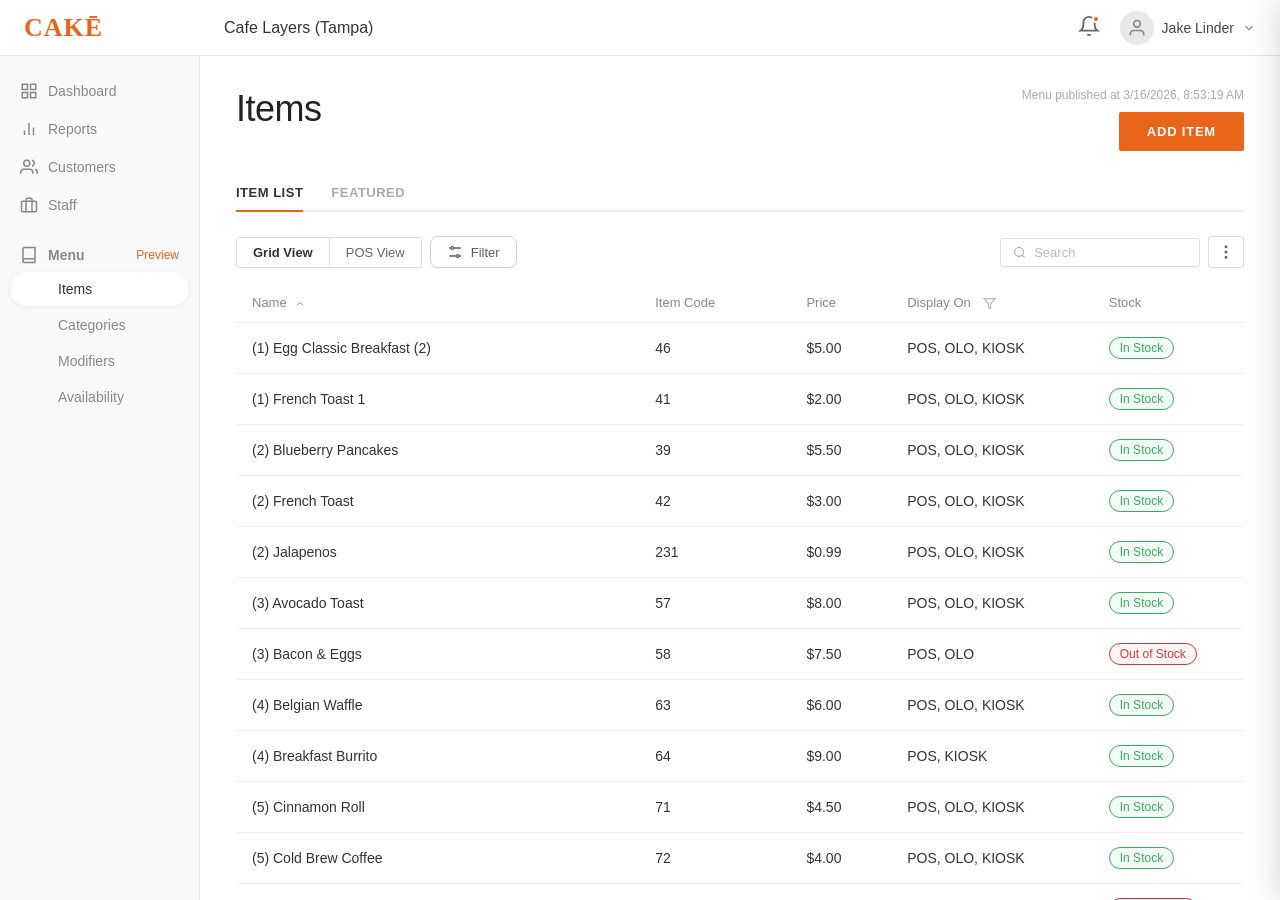
<file: index.html>
<!DOCTYPE html>
<html lang="en">
<head>
  <meta charset="UTF-8" />
  <meta name="viewport" content="width=device-width, initial-scale=1.0" />
  <title>CAKE — Enterprise Menu System</title>
  <link rel="stylesheet" href="styles.css" />
  <style>
    .flyout-help-text {
      font-size: 11px;
      color: #999;
      margin: 3px 0 0 0;
      line-height: 1.4;
    }
    .col-display-header {
      display: flex;
      align-items: center;
      gap: 5px;
    }
    .display-filter-wrap {
      position: relative;
      display: inline-flex;
    }
    .display-filter-btn {
      background: none;
      border: none;
      padding: 2px 3px;
      cursor: pointer;
      color: #bbb;
      border-radius: 3px;
      line-height: 1;
      transition: color 0.15s;
    }
    .display-filter-btn:hover,
    .display-filter-btn.active {
      color: #E8651A;
    }
    .display-filter-dropdown {
      display: none;
      position: absolute;
      top: calc(100% + 6px);
      left: 50%;
      transform: translateX(-50%);
      background: #fff;
      border: 1px solid #e0e0e0;
      border-radius: 6px;
      box-shadow: 0 4px 16px rgba(0,0,0,0.1);
      padding: 6px 4px;
      min-width: 130px;
      z-index: 200;
    }
    .display-filter-dropdown.open {
      display: block;
    }
    .display-filter-option {
      display: flex;
      align-items: center;
      gap: 7px;
      padding: 5px 10px;
      font-size: 11px;
      font-weight: 600;
      letter-spacing: .04em;
      color: #555;
      cursor: pointer;
      border-radius: 4px;
      white-space: nowrap;
    }
    .display-filter-option:hover {
      background: #fdf5f0;
      color: #E8651A;
    }
    .display-filter-option input {
      accent-color: #E8651A;
      cursor: pointer;
    }
  </style>
</head>
<body>

  <!-- ── HEADER ────────────────────────────────────────────────── -->
  <header class="topbar">
    <div class="topbar-logo">
      <span class="cake-logo">CAK<span class="cake-logo-e">Ē</span></span>
    </div>
    <div class="topbar-location">Cafe Layers (Tampa)</div>
    <div class="topbar-right">
      <div class="topbar-bell">
        <svg width="22" height="22" viewBox="0 0 24 24" fill="none" stroke="#666" stroke-width="2"><path d="M18 8A6 6 0 0 0 6 8c0 7-3 9-3 9h18s-3-2-3-9"/><path d="M13.73 21a2 2 0 0 1-3.46 0"/></svg>
        <span class="bell-dot"></span>
      </div>
      <div class="topbar-user">
        <div class="user-avatar">
          <svg width="20" height="20" viewBox="0 0 24 24" fill="none" stroke="#888" stroke-width="2"><path d="M20 21v-2a4 4 0 0 0-4-4H8a4 4 0 0 0-4 4v2"/><circle cx="12" cy="7" r="4"/></svg>
        </div>
        <span class="user-name">Jake Linder</span>
        <svg width="14" height="14" viewBox="0 0 24 24" fill="none" stroke="#888" stroke-width="2"><polyline points="6 9 12 15 18 9"/></svg>
      </div>
    </div>
  </header>

  <!-- ── LAYOUT ─────────────────────────────────────────────────── -->
  <div class="layout">

    <!-- ── SIDEBAR ──────────────────────────────────────────────── -->
    <nav class="sidebar">
      <ul class="nav-list">
        <li class="nav-item" data-page="dashboard">
          <svg class="nav-icon" viewBox="0 0 24 24" fill="none" stroke="currentColor" stroke-width="2"><rect x="3" y="3" width="7" height="7"/><rect x="14" y="3" width="7" height="7"/><rect x="14" y="14" width="7" height="7"/><rect x="3" y="14" width="7" height="7"/></svg>
          Dashboard
        </li>
        <li class="nav-item" data-page="reports">
          <svg class="nav-icon" viewBox="0 0 24 24" fill="none" stroke="currentColor" stroke-width="2"><line x1="18" y1="20" x2="18" y2="10"/><line x1="12" y1="20" x2="12" y2="4"/><line x1="6" y1="20" x2="6" y2="14"/></svg>
          Reports
        </li>
        <li class="nav-item" data-page="customers">
          <svg class="nav-icon" viewBox="0 0 24 24" fill="none" stroke="currentColor" stroke-width="2"><path d="M17 21v-2a4 4 0 0 0-4-4H5a4 4 0 0 0-4 4v2"/><circle cx="9" cy="7" r="4"/><path d="M23 21v-2a4 4 0 0 0-3-3.87"/><path d="M16 3.13a4 4 0 0 1 0 7.75"/></svg>
          Customers
        </li>
        <li class="nav-item" data-page="staff">
          <svg class="nav-icon" viewBox="0 0 24 24" fill="none" stroke="currentColor" stroke-width="2"><rect x="2" y="7" width="20" height="14" rx="2"/><path d="M16 21V5a2 2 0 0 0-2-2h-4a2 2 0 0 0-2 2v16"/></svg>
          Staff
        </li>
        <li class="nav-section-header">
          <svg class="nav-icon" viewBox="0 0 24 24" fill="none" stroke="currentColor" stroke-width="2"><path d="M4 19.5A2.5 2.5 0 0 1 6.5 17H20"/><path d="M6.5 2H20v20H6.5A2.5 2.5 0 0 1 4 19.5v-15A2.5 2.5 0 0 1 6.5 2z"/></svg>
          Menu
          <span class="nav-preview-link" onclick="event.stopPropagation()">Preview</span>
        </li>
        <li class="nav-sub-item active" data-page="items">Items</li>
        <li class="nav-sub-item" data-page="categories">Categories</li>
        <li class="nav-sub-item" data-page="modifiers">Modifiers</li>
        <li class="nav-sub-item" data-page="availability">Availability</li>
      </ul>
    </nav>

    <!-- ── MAIN CONTENT ──────────────────────────────────────────── -->
    <main class="main-content">

      <!-- ITEMS PAGE -->
      <div id="page-items" class="page active">
        <div class="page-header-row">
          <h1 class="page-title">Items</h1>
          <div class="page-header-right">
            <span class="published-timestamp">Menu published at 3/16/2026, 8:53:19 AM</span>
            <button class="btn-primary noop">ADD ITEM</button>
          </div>
        </div>

        <div class="tab-bar">
          <button class="tab active" data-tab="item-list">ITEM LIST</button>
          <button class="tab noop" data-tab="featured">FEATURED</button>
        </div>

        <div class="toolbar">
          <div class="toolbar-left">
            <div class="view-toggle">
              <button class="view-btn active" data-view="grid">Grid View</button>
              <button class="view-btn" data-view="pos">POS View</button>
            </div>
            <div class="filter-wrap" id="filter-wrap">
              <button class="filter-btn" id="filter-btn" title="Filter">
                <svg width="16" height="16" viewBox="0 0 24 24" fill="none" stroke="currentColor" stroke-width="2" stroke-linecap="round" stroke-linejoin="round"><line x1="4" y1="6" x2="6" y2="6"/><circle cx="8" cy="6" r="2"/><line x1="10" y1="6" x2="20" y2="6"/><line x1="4" y1="18" x2="14" y2="18"/><circle cx="16" cy="18" r="2"/><line x1="18" y1="18" x2="20" y2="18"/></svg>
                Filter
                <span class="filter-badge" id="filter-badge"></span>
              </button>
              <div class="filter-panel" id="filter-panel">
                <div class="filter-panel-left">
                  <div class="filter-category active" data-category="display-on">
                    <svg width="15" height="15" viewBox="0 0 24 24" fill="none" stroke="currentColor" stroke-width="2" stroke-linecap="round" stroke-linejoin="round"><rect x="2" y="3" width="20" height="14" rx="2"/><line x1="8" y1="21" x2="16" y2="21"/><line x1="12" y1="17" x2="12" y2="21"/></svg>
                    Display On
                  </div>
                </div>
                <div class="filter-panel-right">
                  <div class="filter-search-box">
                    <svg width="13" height="13" viewBox="0 0 24 24" fill="none" stroke="#aaa" stroke-width="2"><circle cx="11" cy="11" r="8"/><line x1="21" y1="21" x2="16.65" y2="16.65"/></svg>
                    <input type="text" class="filter-search-input" placeholder="Search" id="filter-search" />
                  </div>
                  <div class="filter-options" id="filter-options">
                    <label class="filter-option">
                      <input type="checkbox" value="all" id="filter-all" />
                      <span class="filter-option-check"></span>
                      All
                    </label>
                    <label class="filter-option">
                      <input type="checkbox" value="pos" id="filter-pos" />
                      <span class="filter-option-check"></span>
                      POS
                    </label>
                    <label class="filter-option">
                      <input type="checkbox" value="olo" id="filter-olo" />
                      <span class="filter-option-check"></span>
                      OLO
                    </label>
                    <label class="filter-option">
                      <input type="checkbox" value="kiosk" id="filter-kiosk" />
                      <span class="filter-option-check"></span>
                      Kiosk
                    </label>
                    <label class="filter-option">
                      <input type="checkbox" value="catering" id="filter-catering" />
                      <span class="filter-option-check"></span>
                      Catering
                    </label>
                  </div>
                  <div class="filter-panel-footer">
                    <button class="filter-apply-btn" id="filter-apply">APPLY</button>
                  </div>
                </div>
              </div>
            </div>
          </div>
          <div class="toolbar-right">
            <div class="search-box">
              <svg width="15" height="15" viewBox="0 0 24 24" fill="none" stroke="#aaa" stroke-width="2"><circle cx="11" cy="11" r="8"/><line x1="21" y1="21" x2="16.65" y2="16.65"/></svg>
              <input type="text" placeholder="Search" class="search-input noop" readonly />
            </div>
            <button class="btn-icon noop" title="More options">
              <svg width="18" height="18" viewBox="0 0 24 24" fill="none" stroke="#666" stroke-width="2"><circle cx="12" cy="5" r="1"/><circle cx="12" cy="12" r="1"/><circle cx="12" cy="19" r="1"/></svg>
            </button>
          </div>
        </div>

        <div class="filter-chips-row" id="filter-chips-row"></div>

        <table class="data-table">
          <thead>
            <tr>
              <th class="col-name">
                Name
                <svg width="12" height="12" viewBox="0 0 24 24" fill="none" stroke="currentColor" stroke-width="2"><polyline points="18 15 12 9 6 15"/></svg>
              </th>
              <th class="col-code">Item Code</th>
              <th class="col-price">Price</th>
              <th class="col-display">
                <div class="col-display-header">
                  Display On
                  <div class="display-filter-wrap" id="display-filter-wrap">
                    <button class="display-filter-btn" id="display-filter-btn" title="Filter by channel">
                      <svg width="13" height="13" viewBox="0 0 24 24" fill="none" stroke="currentColor" stroke-width="2.5"><polygon points="22 3 2 3 10 12.46 10 19 14 21 14 12.46 22 3"/></svg>
                    </button>
                    <div class="display-filter-dropdown" id="display-filter-dropdown">
                      <label class="display-filter-option"><input type="checkbox" value="pos" /> POS</label>
                      <label class="display-filter-option"><input type="checkbox" value="olo" /> OLO</label>
                      <label class="display-filter-option"><input type="checkbox" value="kiosk" /> KIOSK</label>
                      <label class="display-filter-option"><input type="checkbox" value="catering" /> CATERING</label>
                    </div>
                  </div>
                </div>
              </th>
              <th class="col-stock">Stock</th>
            </tr>
          </thead>
          <tbody id="items-tbody">
            <!-- Populated by JS -->
          </tbody>
        </table>
      </div>

      <!-- CATEGORIES PAGE -->
      <div id="page-categories" class="page">
        <div class="page-header-row">
          <h1 class="page-title">Categories</h1>
          <div class="page-header-right">
            <span class="published-timestamp">Menu published at 3/16/2026, 8:53:19 AM</span>
            <button class="btn-primary noop">ADD CATEGORY</button>
          </div>
        </div>
        <div class="placeholder-content">
          <div class="placeholder-icon">
            <svg width="48" height="48" viewBox="0 0 24 24" fill="none" stroke="#ccc" stroke-width="1.5"><path d="M4 6h16M4 12h16M4 18h7"/></svg>
          </div>
          <p class="placeholder-text">Categories will appear here.</p>
        </div>
      </div>

      <!-- MODIFIERS PAGE -->
      <div id="page-modifiers" class="page">
        <div class="page-header-row">
          <h1 class="page-title">Modifiers</h1>
          <div class="page-header-right">
            <span class="published-timestamp">Menu published at 3/16/2026, 8:53:19 AM</span>
            <button class="btn-primary noop">ADD MODIFIER</button>
          </div>
        </div>
        <div class="placeholder-content">
          <div class="placeholder-icon">
            <svg width="48" height="48" viewBox="0 0 24 24" fill="none" stroke="#ccc" stroke-width="1.5"><circle cx="12" cy="12" r="3"/><path d="M19.07 4.93l-1.41 1.41M5.34 18.66l-1.41 1.41M2 12h2M20 12h2M5.34 5.34l1.41 1.41M18.66 18.66l1.41 1.41"/></svg>
          </div>
          <p class="placeholder-text">Modifiers will appear here.</p>
        </div>
      </div>

      <!-- AVAILABILITY PAGE -->
      <div id="page-availability" class="page">
        <div class="page-header-row">
          <h1 class="page-title">Availability</h1>
          <div class="page-header-right">
            <span class="published-timestamp">Menu published at 3/16/2026, 8:53:19 AM</span>
          </div>
        </div>
        <div class="placeholder-content">
          <div class="placeholder-icon">
            <svg width="48" height="48" viewBox="0 0 24 24" fill="none" stroke="#ccc" stroke-width="1.5"><rect x="3" y="4" width="18" height="18" rx="2"/><line x1="16" y1="2" x2="16" y2="6"/><line x1="8" y1="2" x2="8" y2="6"/><line x1="3" y1="10" x2="21" y2="10"/></svg>
          </div>
          <p class="placeholder-text">Availability schedules will appear here.</p>
        </div>
      </div>

      <!-- DASHBOARD PAGE -->
      <div id="page-dashboard" class="page">
        <div class="page-header-row">
          <h1 class="page-title">Dashboard</h1>
        </div>
        <div class="placeholder-content">
          <div class="placeholder-icon">
            <svg width="48" height="48" viewBox="0 0 24 24" fill="none" stroke="#ccc" stroke-width="1.5"><rect x="3" y="3" width="7" height="7"/><rect x="14" y="3" width="7" height="7"/><rect x="14" y="14" width="7" height="7"/><rect x="3" y="14" width="7" height="7"/></svg>
          </div>
          <p class="placeholder-text">Dashboard content will appear here.</p>
        </div>
      </div>

      <!-- REPORTS PAGE -->
      <div id="page-reports" class="page">
        <div class="page-header-row">
          <h1 class="page-title">Reports</h1>
        </div>
        <div class="placeholder-content">
          <div class="placeholder-icon">
            <svg width="48" height="48" viewBox="0 0 24 24" fill="none" stroke="#ccc" stroke-width="1.5"><line x1="18" y1="20" x2="18" y2="10"/><line x1="12" y1="20" x2="12" y2="4"/><line x1="6" y1="20" x2="6" y2="14"/></svg>
          </div>
          <p class="placeholder-text">Reports will appear here.</p>
        </div>
      </div>

      <!-- CUSTOMERS PAGE -->
      <div id="page-customers" class="page">
        <div class="page-header-row">
          <h1 class="page-title">Customers</h1>
        </div>
        <div class="placeholder-content">
          <div class="placeholder-icon">
            <svg width="48" height="48" viewBox="0 0 24 24" fill="none" stroke="#ccc" stroke-width="1.5"><path d="M17 21v-2a4 4 0 0 0-4-4H5a4 4 0 0 0-4 4v2"/><circle cx="9" cy="7" r="4"/><path d="M23 21v-2a4 4 0 0 0-3-3.87"/><path d="M16 3.13a4 4 0 0 1 0 7.75"/></svg>
          </div>
          <p class="placeholder-text">Customer data will appear here.</p>
        </div>
      </div>

      <!-- STAFF PAGE -->
      <div id="page-staff" class="page">
        <div class="page-header-row">
          <h1 class="page-title">Staff</h1>
        </div>
        <div class="placeholder-content">
          <div class="placeholder-icon">
            <svg width="48" height="48" viewBox="0 0 24 24" fill="none" stroke="#ccc" stroke-width="1.5"><rect x="2" y="7" width="20" height="14" rx="2"/><path d="M16 21V5a2 2 0 0 0-2-2h-4a2 2 0 0 0-2 2v16"/></svg>
          </div>
          <p class="placeholder-text">Staff management will appear here.</p>
        </div>
      </div>

    </main>
  </div>

  <!-- ── FLYOUT OVERLAY ──────────────────────────────────────────── -->
  <div id="flyout-overlay" class="flyout-overlay"></div>

  <!-- ── EDIT ITEM FLYOUT ─────────────────────────────────────────── -->
  <div id="edit-flyout" class="edit-flyout">

    <!-- Header -->
    <div class="flyout-header">
      <span class="flyout-title">Edit Item</span>
      <button class="flyout-close-btn" id="flyout-close-btn">
        <svg width="18" height="18" viewBox="0 0 24 24" fill="none" stroke="#fff" stroke-width="2.5"><line x1="18" y1="6" x2="6" y2="18"/><line x1="6" y1="6" x2="18" y2="18"/></svg>
      </button>
    </div>

    <!-- Tab Bar -->
    <div class="flyout-tab-bar">
      <button class="flyout-tab active" data-flyout-tab="details">DETAILS</button>
      <button class="flyout-tab" data-flyout-tab="stock">STOCK</button>
    </div>

    <!-- Scrollable Body -->
    <div class="flyout-body">

      <!-- ── DETAILS TAB ─────────────────────────────────────────── -->
      <div id="flyout-tab-details" class="flyout-tab-content active">

        <div class="flyout-field">
          <label class="flyout-label">ITEM NAME <span class="req">*</span></label>
          <input type="text" class="flyout-input" id="f-item-name" />
        </div>

        <div class="flyout-field">
          <textarea class="flyout-textarea" id="f-description" placeholder="Description"></textarea>
        </div>

        <div class="flyout-field">
          <label class="flyout-label">CATEGORY <span class="req">*</span></label>
          <select class="flyout-select" id="f-category">
            <option>Breakfast</option>
            <option>Beverages</option>
            <option>Lunch</option>
            <option>Sides</option>
            <option>Desserts</option>
          </select>
        </div>

        <div class="flyout-field">
          <label class="flyout-label">ONLINE ORDERING IMAGE</label>
          <div class="flyout-image-upload">
            <div class="flyout-image-thumb">
              <svg width="36" height="36" viewBox="0 0 24 24" fill="none" stroke="#ccc" stroke-width="1.5"><rect x="3" y="3" width="18" height="18" rx="2"/><circle cx="8.5" cy="8.5" r="1.5"/><polyline points="21 15 16 10 5 21"/></svg>
              <span class="flyout-image-placeholder">No image uploaded</span>
            </div>
            <button class="flyout-upload-btn">Upload Image</button>
          </div>
        </div>

        <div class="flyout-field-row">
          <div class="flyout-field" style="flex:1">
            <label class="flyout-label">PRICE <span class="req">*</span></label>
            <div class="flyout-input-prefix">
              <span class="flyout-prefix">$</span>
              <input type="number" class="flyout-input flyout-input-no-left" id="f-price" step="0.01" />
            </div>
          </div>
          <div class="flyout-field" style="flex:1">
            <label class="flyout-label">PRICE + TAX <span class="req">*</span></label>
            <div class="flyout-input-prefix">
              <span class="flyout-prefix">$</span>
              <input type="number" class="flyout-input flyout-input-no-left" id="f-price-tax" step="0.01" readonly style="background:#f9f9f9;color:#888" />
            </div>
          </div>
        </div>

        <div class="flyout-field">
          <label class="flyout-label">TAX</label>
          <select class="flyout-select" id="f-tax">
            <option>Group Tax (16%)</option>
            <option>No Tax (0%)</option>
            <option>Sales Tax (8%)</option>
          </select>
        </div>

        <div class="flyout-field">
          <label class="flyout-label">STATIONS</label>
          <div class="flyout-tags-input">
            <span class="flyout-tag">KITCHEN <button class="tag-remove">✕</button></span>
            <select class="flyout-tag-select">
              <option value="">+ Add Station</option>
              <option>BAR</option>
              <option>EXPO</option>
              <option>GRILL</option>
              <option>LABEL</option>
            </select>
          </div>
        </div>

        <div class="flyout-field">
          <label class="flyout-label">MODIFIERS <span class="flyout-tooltip">?</span></label>
          <table class="flyout-mod-table">
            <thead>
              <tr>
                <th style="text-align:left">Name</th>
                <th>Req</th><th>Min</th><th>Max</th>
                <th>POS</th><th>OLO</th><th>KSK</th><th>CAT</th>
                <th></th><th></th>
              </tr>
            </thead>
            <tbody>
              <tr><td>Eggs Preparation</td><td><input type="checkbox" checked /></td><td><input type="number" class="flyout-mod-num" value="1"/></td><td><input type="number" class="flyout-mod-num" value="1"/></td><td><input type="checkbox" checked /></td><td><input type="checkbox" checked /></td><td><input type="checkbox" checked /></td><td><input type="checkbox" checked /></td><td><button class="mod-remove">✕</button></td><td class="mod-drag">≡</td></tr>
              <tr><td>(1) Egg Classic Breakfast Meat Options</td><td><input type="checkbox" /></td><td><input type="number" class="flyout-mod-num" value="0"/></td><td><input type="number" class="flyout-mod-num" value="3"/></td><td><input type="checkbox" checked /></td><td><input type="checkbox" /></td><td><input type="checkbox" checked /></td><td><input type="checkbox" checked /></td><td><button class="mod-remove">✕</button></td><td class="mod-drag">≡</td></tr>
              <tr><td>Breakfast Bread Options</td><td><input type="checkbox" /></td><td><input type="number" class="flyout-mod-num" value="0"/></td><td><input type="number" class="flyout-mod-num" value="2"/></td><td><input type="checkbox" checked /></td><td><input type="checkbox" checked /></td><td><input type="checkbox" /></td><td><input type="checkbox" /></td><td><button class="mod-remove">✕</button></td><td class="mod-drag">≡</td></tr>
              <tr><td>Spreads</td><td><input type="checkbox" /></td><td><input type="number" class="flyout-mod-num" value="0"/></td><td><input type="number" class="flyout-mod-num" value="4"/></td><td><input type="checkbox" checked /></td><td><input type="checkbox" checked /></td><td><input type="checkbox" checked /></td><td><input type="checkbox" checked /></td><td><button class="mod-remove">✕</button></td><td class="mod-drag">≡</td></tr>
              <tr><td>Hash Brown Options</td><td><input type="checkbox" /></td><td><input type="number" class="flyout-mod-num" value="0"/></td><td><input type="number" class="flyout-mod-num" value="2"/></td><td><input type="checkbox" checked /></td><td><input type="checkbox" /></td><td><input type="checkbox" checked /></td><td><input type="checkbox" /></td><td><button class="mod-remove">✕</button></td><td class="mod-drag">≡</td></tr>
            </tbody>
          </table>
          <div class="flyout-mod-add">
            <select class="flyout-select">
              <option value="">+ Modifier Group</option>
              <option>Meat Modifier</option>
              <option>Salad Additions</option>
              <option>Drink Size</option>
            </select>
          </div>
        </div>

        <div class="flyout-field">
          <label class="flyout-label">PREP TICKET NAME <span class="flyout-tooltip">?</span></label>
          <input type="text" class="flyout-input" id="f-prep-ticket" />
        </div>

        <div class="flyout-field">
          <label class="flyout-label">RECEIPT &amp; ONLINE NAME <span class="flyout-tooltip">?</span></label>
          <input type="text" class="flyout-input" id="f-receipt-name" />
        </div>

        <div class="flyout-field">
          <label class="flyout-label">ITEM COST</label>
          <div class="flyout-field-row" style="align-items:center;gap:12px;margin-bottom:0">
            <div class="flyout-input-prefix" style="flex:0 0 130px">
              <span class="flyout-prefix">$</span>
              <input type="number" class="flyout-input flyout-input-no-left" id="f-item-cost" step="0.01" placeholder="0.00" />
            </div>
            <span class="flyout-cost-pct">COST/PRICE % = 0.00%</span>
          </div>
        </div>

        <div class="flyout-field">
          <label class="flyout-label">SALES CATEGORY <span class="req">*</span> <span class="flyout-tooltip">?</span></label>
          <select class="flyout-select" id="f-sales-cat">
            <option>Food</option>
            <option>Beverage</option>
            <option>Merchandise</option>
          </select>
        </div>

        <div class="flyout-field">
          <label class="flyout-label">ITEM CODE <span class="req">*</span> <span class="flyout-tooltip">?</span></label>
          <input type="text" class="flyout-input" id="f-item-code" />
        </div>

        <div class="flyout-field">
          <label class="flyout-label">EXTERNAL ID <span class="flyout-tooltip">?</span></label>
          <input type="text" class="flyout-input" id="f-external-id" placeholder="External ID" />
        </div>

        <div class="flyout-field">
          <label class="flyout-label">CALORIES <span class="flyout-tooltip">?</span></label>
          <input type="number" class="flyout-input" id="f-calories" placeholder="0" />
        </div>

        <div class="flyout-field">
          <label class="flyout-label">ALLERGENS <span class="flyout-tooltip">?</span></label>
          <div class="flyout-tags-input">
            <span class="flyout-tag">DAIRY <button class="tag-remove">✕</button></span>
            <span class="flyout-tag">EGGS <button class="tag-remove">✕</button></span>
            <select class="flyout-tag-select">
              <option value="">+ Add Allergen</option>
              <option>GLUTEN</option>
              <option>NUTS</option>
              <option>SOY</option>
              <option>SHELLFISH</option>
            </select>
          </div>
        </div>

        <div class="flyout-field">
          <label class="flyout-label">FOOD LABEL <span class="flyout-tooltip">?</span></label>
          <div class="flyout-checklist">
            <label class="flyout-check"><input type="checkbox" /> Eat Well</label>
            <label class="flyout-check"><input type="checkbox" /> Gluten-Free</label>
            <label class="flyout-check"><input type="checkbox" /> Halal</label>
            <label class="flyout-check"><input type="checkbox" /> Keto</label>
            <label class="flyout-check"><input type="checkbox" /> Locally Sourced</label>
            <label class="flyout-check"><input type="checkbox" /> No-Wheat</label>
            <label class="flyout-check"><input type="checkbox" /> Spicy</label>
            <label class="flyout-check"><input type="checkbox" /> Vegan</label>
            <label class="flyout-check"><input type="checkbox" /> Vegetarian</label>
          </div>
        </div>

        <div class="flyout-field">
          <label class="flyout-label">SHOW THIS ITEM ON <span class="flyout-tooltip">?</span></label>
          <div class="flyout-checklist" style="grid-template-columns:1fr">
            <label class="flyout-check"><input type="checkbox" id="f-show-pos" /> POS</label>
            <label class="flyout-check"><input type="checkbox" id="f-show-olo" /> OLO</label>
            <label class="flyout-check"><input type="checkbox" id="f-show-kiosk" /> KIOSK</label>
            <label class="flyout-check"><input type="checkbox" id="f-show-catering" /> CATERING</label>
          </div>
        </div>

        <!-- Catering-only fields — shown when CATERING is checked -->
        <div id="catering-fields-section" class="catering-fields-section" style="display:none">
          <div class="catering-fields-divider">
            <span>CATERING PROPERTIES</span>
          </div>
          <p style="font-size:11px;color:#888;margin:0 0 12px 0;padding:0 2px;line-height:1.4">These fields are sent to ezCater when this item is published to the catering marketplace. This functionality requires CAKE's ezCater integration.</p>

          <!-- Catering Name -->
          <div class="flyout-field">
            <label class="flyout-label">CATERING NAME</label>
            <input type="text" class="flyout-input" id="f-catering-name" placeholder="Display name for catering orders" />
          </div>

          <!-- Serves (single size only) -->
          <div class="flyout-field">
            <label class="flyout-label">SERVES</label>
            <div style="display:flex;align-items:center;gap:8px">
              <span style="font-size:12px;color:#888;white-space:nowrap;font-weight:500">Serves</span>
              <input type="number" class="flyout-input" id="f-serves-simple" min="1" step="1" placeholder="e.g. 10" style="width:90px" />
              <span style="font-size:12px;color:#aaa;white-space:nowrap">people</span>
            </div>
            <p class="flyout-help-text">For multiple size options (e.g. Half Tray, Full Tray), create each size as a separate item.</p>
          </div>

          <!-- Tax Category -->
          <div class="flyout-field">
            <label class="flyout-label">TAX CATEGORY <span class="req">*</span></label>
            <select class="flyout-select" id="f-catering-tax-category" required>
              <option value="">— Select —</option>
              <option value="PREPARED_FOOD">Prepared Food</option>
              <option value="SANDWICHES">Sandwiches</option>
              <option value="BAKERY_ITEMS">Bakery Items</option>
              <option value="CANDY">Candy</option>
              <option value="WATER">Water</option>
              <option value="COFFEE_TEA_MILK">Coffee Tea Milk</option>
              <option value="SODA">Soda</option>
              <option value="NON_SODA_DRINKS">Non-Soda Drinks</option>
              <option value="CAKES_AND_PIES">Cakes and Pies</option>
              <option value="CHIPS_AND_SNACKS">Chips and Snacks</option>
              <option value="DRESSINGS_AND_CONDIMENTS">Dressings and Condiments</option>
              <option value="EXEMPT">Exempt</option>
              <option value="ICE_CREAM">Ice Cream</option>
              <option value="MISCELLANEOUS">Miscellaneous</option>
            </select>
            <p class="flyout-help-text">Classification for tax purposes. Actual tax rates are configured by ezCater.</p>
          </div>

          <!-- Item Type Tags -->
          <div class="flyout-field">
            <label class="flyout-label">ITEM TYPE TAGS</label>
            <div class="flyout-checklist flyout-checklist-row">
              <label class="flyout-check"><input type="radio" name="f-catering-item-type-tag" value="DRINKS" style="accent-color:#E8651A" /> Drinks</label>
              <label class="flyout-check"><input type="radio" name="f-catering-item-type-tag" value="UTENSILS" style="accent-color:#E8651A" /> Utensils</label>
              <label class="flyout-check"><input type="radio" name="f-catering-item-type-tag" value="DESSERT" style="accent-color:#E8651A" /> Dessert</label>
              <label class="flyout-check"><input type="radio" name="f-catering-item-type-tag" value="ICE" style="accent-color:#E8651A" /> Ice</label>
            </div>
            <p class="flyout-help-text">Signals to ezCater what type of item this is, so it can suggest it as an upsell if that category is not yet present in the customer's order.</p>
          </div>

          <!-- Quantity Unit -->
          <div class="flyout-field">
            <label class="flyout-label">QUANTITY UNIT</label>
            <select class="flyout-select" id="f-catering-quantity-unit">
              <option value="">— Select —</option>
              <option value="BAR">Bar</option>
              <option value="BOTTLE">Bottle</option>
              <option value="BOWL">Bowl</option>
              <option value="BOX">Box</option>
              <option value="BUFFET">Buffet</option>
              <option value="CAKE">Cake</option>
              <option value="CAN">Can</option>
              <option value="CARAFE">Carafe</option>
              <option value="DOZEN">Dozen</option>
              <option value="FOOT">Foot</option>
              <option value="FULL_PAN">Full Pan</option>
              <option value="GALLON">Gallon</option>
              <option value="HALF_GALLON">Half Gallon</option>
              <option value="HALF_PAN">Half Pan</option>
              <option value="ITEM">Item</option>
              <option value="KIT">Kit</option>
              <option value="LITER">Liter</option>
              <option value="PACKAGE">Package</option>
              <option value="PAN">Pan</option>
              <option value="PERSON">Person</option>
              <option value="PIE">Pie</option>
              <option value="PIECE">Piece</option>
              <option value="PINT">Pint</option>
              <option value="PIZZA">Pizza</option>
              <option value="PLATTER">Platter</option>
              <option value="POUND">Pound</option>
              <option value="QUART">Quart</option>
              <option value="ROLL">Roll</option>
              <option value="SIX_PACK">Six Pack</option>
              <option value="SKEWER">Skewer</option>
              <option value="SLIDER">Slider</option>
              <option value="TACO">Taco</option>
              <option value="TRAY">Tray</option>
              <option value="TWELVE_PACK">Twelve Pack</option>
              <option value="TWO_LITER">Two Liter</option>
            </select>
            <p class="flyout-help-text">Defines the unit label for a single quantity of this item (e.g., "Tray", "Box").</p>
          </div>

          <!-- Individual Wrap Status -->
          <div class="flyout-field">
            <label class="flyout-label">INDIVIDUAL WRAP STATUS</label>
            <select class="flyout-select" id="f-catering-wrap-status">
              <option value="">— Select —</option>
              <option value="NEVER">Not Allowed</option>
              <option value="POSSIBLE">Optional</option>
              <option value="WRAP">Always Wrapped</option>
            </select>
            <p class="flyout-help-text">Indicates whether this item can be individually wrapped. Set to Always Wrapped for single-serve items like boxed lunches.</p>
          </div>

          <!-- Footnote -->
          <p style="font-size:11px;color:#aaa;margin:12px 0 0 0;font-style:italic;line-height:1.4">Note: Choice-level tags (ChoiceTypeTags) apply on individual modifier choices, not at the item level.</p>

          <!-- Hidden stub so app.js doesn't throw on f-catering-utensils -->
          <input type="checkbox" id="f-catering-utensils" style="display:none" />

        </div>

      </div><!-- /details -->

      <!-- ── STOCK TAB ───────────────────────────────────────────── -->
      <div id="flyout-tab-stock" class="flyout-tab-content">
        <div class="flyout-field">
          <label class="flyout-label">STOCK <span class="req">*</span></label>
          <select class="flyout-select flyout-stock-select" id="f-stock">
            <option value="in">In Stock</option>
            <option value="out">Out of Stock</option>
            <option value="limited">Limited</option>
          </select>
          <div class="flyout-stock-badge badge-in-stock" id="f-stock-badge">In Stock</div>
        </div>
      </div><!-- /stock -->

    </div><!-- /flyout-body -->

    <!-- Footer: Details -->
    <div class="flyout-footer" id="flyout-footer-details">
      <button class="flyout-btn-filled">SAVE</button>
      <button class="flyout-btn-filled">PUBLISH</button>
      <button class="flyout-btn-text flyout-cancel-btn">CANCEL</button>
      <button class="flyout-btn-text flyout-delete-btn">DELETE</button>
    </div>

    <!-- Footer: Stock -->
    <div class="flyout-footer" id="flyout-footer-stock" style="display:none">
      <button class="flyout-btn-filled">PUBLISH</button>
      <button class="flyout-btn-text flyout-cancel-btn">CANCEL</button>
    </div>

  </div><!-- /edit-flyout -->

  <div id="catering-flyout" class="edit-flyout" style="display:none!important">

    <div class="flyout-header">
      <span class="flyout-title">Edit Catering Item</span>
      <button class="flyout-close-btn" id="catering-flyout-close-btn">
        <svg width="18" height="18" viewBox="0 0 24 24" fill="none" stroke="#fff" stroke-width="2.5"><line x1="18" y1="6" x2="6" y2="18"/><line x1="6" y1="6" x2="18" y2="18"/></svg>
      </button>
    </div>

    <div class="flyout-tab-bar">
      <button class="catering-tab active" data-catering-tab="details">DETAILS</button>
      <button class="catering-tab" data-catering-tab="stock">STOCK</button>
    </div>

    <div class="flyout-body">

      <!-- DETAILS TAB -->
      <div id="catering-tab-details" class="flyout-tab-content active">

        <div class="flyout-field">
          <label class="flyout-label">ITEM NAME <span class="req">*</span></label>
          <input type="text" class="flyout-input" id="cf-item-name" />
        </div>

        <div class="flyout-field">
          <label class="flyout-label">CATERING NAME <span class="req">*</span></label>
          <input type="text" class="flyout-input" id="cf-catering-name" />
        </div>

        <div class="flyout-field">
          <label class="flyout-label">PRICE <span class="req">*</span></label>
          <div class="flyout-input-prefix">
            <span class="flyout-prefix">$</span>
            <input type="number" class="flyout-input flyout-input-no-left" id="cf-price" step="0.01" />
          </div>
        </div>

        <div class="flyout-field">
          <label class="flyout-label">CATERING TAX CATEGORY</label>
          <select class="flyout-select" id="cf-tax-category">
            <option value="">— Select —</option>
            <option>BAKERY_ITEMS</option>
            <option>CAKES_AND_PIES</option>
            <option>CANDY</option>
            <option>CHIPS_AND_SNACKS</option>
            <option>COFFEE_TEA_MILK</option>
            <option>DRESSINGS_AND_CONDIMENTS</option>
            <option>EXEMPT</option>
            <option>ICE_CREAM</option>
            <option>MISCELLANEOUS</option>
            <option>NON_SODA_DRINKS</option>
            <option>PREPARED_FOOD</option>
            <option>SANDWICHES</option>
            <option>SODA</option>
            <option>WATER</option>
          </select>
        </div>

        <div class="flyout-field">
          <label class="flyout-label">QUANTITY UNIT</label>
          <select class="flyout-select" id="cf-quantity-unit">
            <option value="">— Select —</option>
            <option>BAR</option>
            <option>BOTTLE</option>
            <option>BOWL</option>
            <option>BOX</option>
            <option>BUFFET</option>
            <option>CAKE</option>
            <option>CAN</option>
            <option>CARAFE</option>
            <option>DOZEN</option>
            <option>FOOT</option>
            <option>FULL_PAN</option>
            <option>GALLON</option>
            <option>HALF_GALLON</option>
            <option>HALF_PAN</option>
            <option>ITEM</option>
            <option>KIT</option>
            <option>LITER</option>
            <option>PACKAGE</option>
            <option>PAN</option>
            <option>PERSON</option>
            <option>PIE</option>
            <option>PIECE</option>
            <option>PINT</option>
            <option>PIZZA</option>
            <option>PLATTER</option>
            <option>POUND</option>
            <option>QUART</option>
            <option>ROLL</option>
            <option>SIX_PACK</option>
            <option>SKEWER</option>
            <option>SLIDER</option>
            <option>TACO</option>
            <option>TRAY</option>
            <option>TWELVE_PACK</option>
            <option>TWO_LITER</option>
          </select>
        </div>

        <div class="flyout-field">
          <label class="flyout-check" style="font-size:13px;font-weight:500">
            <input type="checkbox" id="cf-utensils" style="accent-color:#E8651A;width:14px;height:14px" />
            Utensils
          </label>
        </div>

      </div><!-- /details -->

      <!-- STOCK TAB -->
      <div id="catering-tab-stock" class="flyout-tab-content">
        <div class="flyout-field">
          <label class="flyout-label">STOCK <span class="req">*</span></label>
          <select class="flyout-select flyout-stock-select" id="cf-stock">
            <option value="in">In Stock</option>
            <option value="out">Out of Stock</option>
            <option value="limited">Limited</option>
          </select>
          <div class="flyout-stock-badge badge-in-stock" id="cf-stock-badge">In Stock</div>
        </div>
      </div><!-- /stock -->

    </div><!-- /flyout-body -->

    <div class="flyout-footer" id="catering-footer-details">
      <button class="flyout-btn-filled">SAVE</button>
      <button class="flyout-btn-text catering-cancel-btn">CANCEL</button>
    </div>

    <div class="flyout-footer" id="catering-footer-stock" style="display:none">
      <button class="flyout-btn-filled">PUBLISH</button>
      <button class="flyout-btn-text catering-cancel-btn">CANCEL</button>
    </div>

  </div><!-- /catering-flyout -->

  <script src="app.js"></script>
  <script>
    // ── FILTER BAR ─────────────────────────────────────────────────────
    const activeFilters = new Set();

    // Override renderItems to respect activeFilters instead of currentView
    renderItems = function() {
      const tbody = document.getElementById('items-tbody');

      const list = activeFilters.size === 0
        ? ITEMS
        : ITEMS.filter(item => [...activeFilters].some(ch => item[ch]));

      if (list.length === 0) {
        tbody.innerHTML = `
          <tr>
            <td colspan="5" style="text-align:center;padding:48px 0;color:#bbb;font-size:14px">
              No items match the selected filters.
            </td>
          </tr>`;
        return;
      }

      tbody.innerHTML = list.map(item => {
        const realIndex = ITEMS.indexOf(item);
        return `
          <tr data-item-index="${realIndex}">
            <td class="col-name">${item.name}</td>
            <td class="col-code">${item.code}</td>
            <td class="col-price">${item.price}</td>
            <td class="col-display">${getDisplayString(item)}</td>
            <td class="col-stock">
              <span class="badge ${item.inStock ? 'badge-in-stock' : 'badge-out-of-stock'}">
                ${item.inStock ? 'In Stock' : 'Out of Stock'}
              </span>
            </td>
          </tr>`;
      }).join('');

      tbody.querySelectorAll('tr[data-item-index]').forEach(row => {
        row.addEventListener('click', () => {
          const idx = parseInt(row.dataset.itemIndex, 10);
          if (isNaN(idx)) return;
          openFlyout(idx);
        });
      });
    };

    // Filter dropdown toggle
    const filterBtn      = document.getElementById('display-filter-btn');
    const filterDropdown = document.getElementById('display-filter-dropdown');

    filterBtn.addEventListener('click', e => {
      e.stopPropagation();
      filterDropdown.classList.toggle('open');
      filterBtn.classList.toggle('active', filterDropdown.classList.contains('open'));
    });

    document.addEventListener('click', () => {
      filterDropdown.classList.remove('open');
      filterBtn.classList.toggle('active', activeFilters.size > 0);
    });

    filterDropdown.addEventListener('click', e => e.stopPropagation());

    filterDropdown.querySelectorAll('input[type=checkbox]').forEach(cb => {
      cb.addEventListener('change', () => {
        if (cb.checked) activeFilters.add(cb.value);
        else activeFilters.delete(cb.value);
        filterBtn.classList.toggle('active', activeFilters.size > 0);
        renderItems();
      });
    });

    // ── Toolbar Filter Panel ─────────────────────────────────────────────
    (function () {
      const btn       = document.getElementById('filter-btn');
      const panel     = document.getElementById('filter-panel');
      const badge     = document.getElementById('filter-badge');
      const applyBtn  = document.getElementById('filter-apply');
      const chipsRow  = document.getElementById('filter-chips-row');
      const allCb     = document.getElementById('filter-all');
      const channelCbs = ['pos','olo','kiosk','catering'].map(v => document.getElementById('filter-' + v));
      const searchInput = document.getElementById('filter-search');

      // Applied state (only updated on APPLY)
      let appliedChannels = new Set();

      // Pending state (while panel is open)
      let pendingChannels = new Set();

      function syncAllCheckbox() {
        const allChecked = channelCbs.every(cb => cb.checked);
        const someChecked = channelCbs.some(cb => cb.checked);
        allCb.checked = allChecked;
        allCb.indeterminate = someChecked && !allChecked;
      }

      function loadPendingIntoCbs() {
        channelCbs.forEach(cb => {
          cb.checked = pendingChannels.has(cb.value);
        });
        syncAllCheckbox();
      }

      // "All" checkbox toggles all channel checkboxes
      allCb.addEventListener('change', () => {
        channelCbs.forEach(cb => { cb.checked = allCb.checked; });
        allCb.indeterminate = false;
      });

      channelCbs.forEach(cb => {
        cb.addEventListener('change', syncAllCheckbox);
      });

      // Search filtering in the options list
      searchInput.addEventListener('input', () => {
        const q = searchInput.value.toLowerCase();
        document.querySelectorAll('#filter-options .filter-option').forEach(opt => {
          const label = opt.textContent.trim().toLowerCase();
          opt.style.display = label.includes(q) || label === 'all' ? '' : 'none';
        });
      });

      function openPanel() {
        // Load applied state into pending
        pendingChannels = new Set(appliedChannels);
        loadPendingIntoCbs();
        searchInput.value = '';
        document.querySelectorAll('#filter-options .filter-option').forEach(opt => opt.style.display = '');
        panel.classList.add('open');
        btn.classList.add('active');
      }

      function closePanel() {
        panel.classList.remove('open');
        btn.classList.remove('active');
      }

      btn.addEventListener('click', e => {
        e.stopPropagation();
        panel.classList.contains('open') ? closePanel() : openPanel();
      });

      document.addEventListener('click', () => closePanel());
      panel.addEventListener('click', e => e.stopPropagation());

      applyBtn.addEventListener('click', () => {
        // Collect checked channels
        appliedChannels = new Set();
        channelCbs.forEach(cb => { if (cb.checked) appliedChannels.add(cb.value); });
        closePanel();
        renderChips();
        updateBadge();
      });

      function updateBadge() {
        badge.classList.toggle('visible', appliedChannels.size > 0);
      }

      function renderChips() {
        chipsRow.innerHTML = '';
        if (appliedChannels.size === 0) return;

        const labels = { pos: 'POS', olo: 'OLO', kiosk: 'Kiosk', catering: 'Catering' };
        const selected = [...appliedChannels].map(v => labels[v] || v).join(', ');

        const chip = document.createElement('div');
        chip.className = 'filter-chip';
        chip.innerHTML = `<span>Display On: ${selected}</span><button class="filter-chip-remove" title="Remove filter">&#x2715;</button>`;
        chip.querySelector('.filter-chip-remove').addEventListener('click', () => {
          appliedChannels.clear();
          channelCbs.forEach(cb => cb.checked = false);
          allCb.checked = false;
          renderChips();
          updateBadge();
        });
        chipsRow.appendChild(chip);

        const reset = document.createElement('button');
        reset.className = 'filter-reset';
        reset.innerHTML = `Reset <span>&#x2715;</span>`;
        reset.addEventListener('click', () => {
          appliedChannels.clear();
          channelCbs.forEach(cb => cb.checked = false);
          allCb.checked = false;
          renderChips();
          updateBadge();
        });
        chipsRow.appendChild(reset);
      }
    })();

    // Re-render now that the override is in place
    renderItems();

    // ── SAMPLE DATA OVERRIDE — separate items per size (Option C) ──────
    ITEMS.push(
      { name: 'Butter Chicken — Half Tray',   code: 201, price: '$30.00', pos: false, olo: false, kiosk: false, inStock: true,  catering: true,  cateringName: 'Butter Chicken Half Tray',   cateringTaxCategory: 'PREPARED_FOOD', quantityUnit: 'HALF_PAN', utensils: false },
      { name: 'Butter Chicken — Full Tray',   code: 202, price: '$55.00', pos: false, olo: false, kiosk: false, inStock: true,  catering: true,  cateringName: 'Butter Chicken Full Tray',   cateringTaxCategory: 'PREPARED_FOOD', quantityUnit: 'PAN',      utensils: false },
      { name: 'Butter Chicken — Double Tray', code: 203, price: '$100.00',pos: false, olo: false, kiosk: false, inStock: true,  catering: true,  cateringName: 'Butter Chicken Double Tray', cateringTaxCategory: 'PREPARED_FOOD', quantityUnit: 'PAN',      utensils: false },
      { name: 'Caesar Salad — Half Tray',     code: 204, price: '$25.00', pos: false, olo: false, kiosk: false, inStock: true,  catering: true,  cateringName: 'Caesar Salad Half Tray',     cateringTaxCategory: 'PREPARED_FOOD', quantityUnit: 'HALF_PAN', utensils: false },
      { name: 'Caesar Salad — Full Tray',     code: 205, price: '$45.00', pos: false, olo: false, kiosk: false, inStock: true,  catering: true,  cateringName: 'Caesar Salad Full Tray',     cateringTaxCategory: 'PREPARED_FOOD', quantityUnit: 'PAN',      utensils: false }
    );
    renderItems();
  </script>
</body>
</html>
</file>
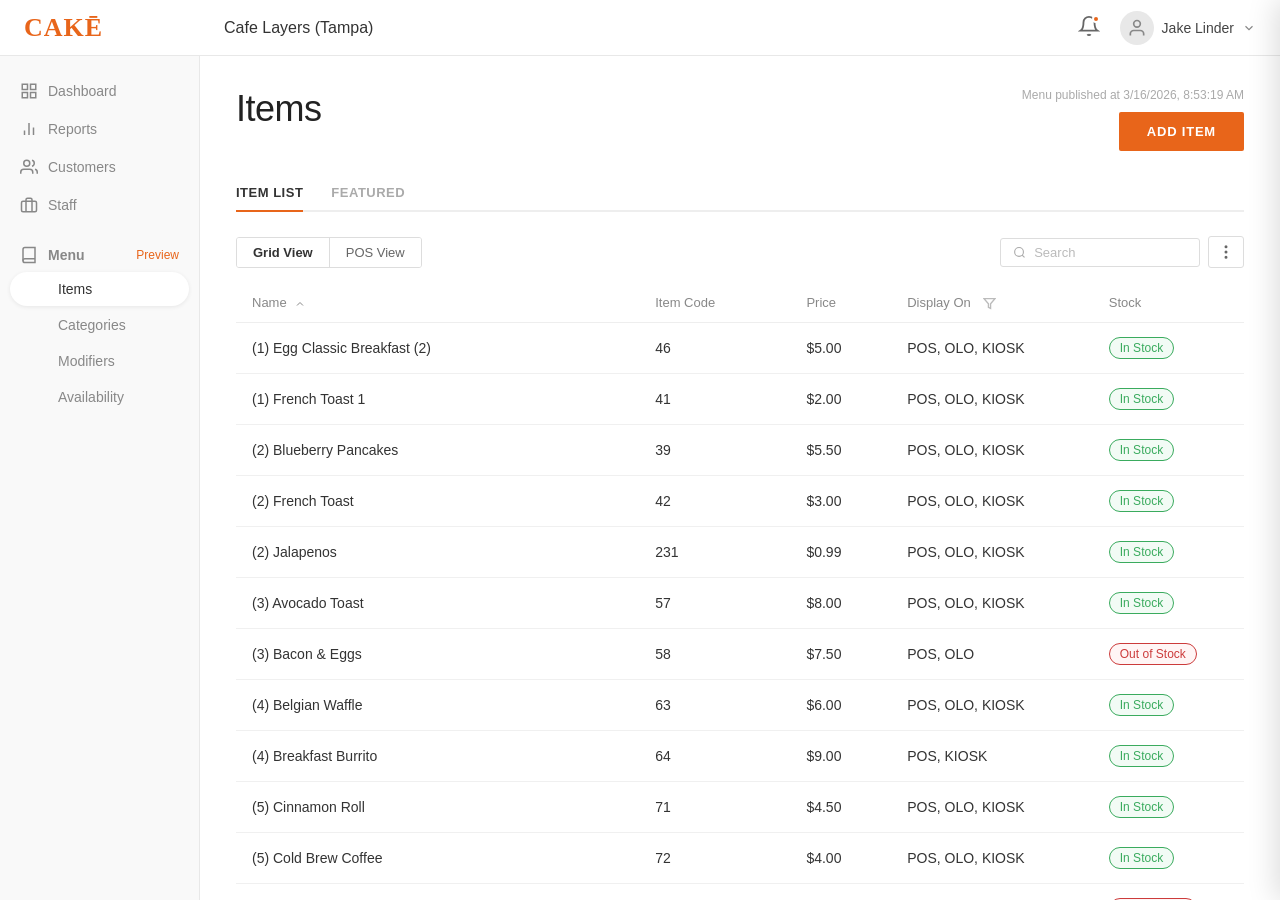
<file: catering-v2.html>
<!DOCTYPE html>
<html lang="en">
<head>
  <meta charset="UTF-8" />
  <meta name="viewport" content="width=device-width, initial-scale=1.0" />
  <title>CAKE — Enterprise Menu System</title>
  <link rel="stylesheet" href="styles.css" />
  <style>
    .flyout-help-text {
      font-size: 11px;
      color: #999;
      margin: 3px 0 0 0;
      line-height: 1.4;
    }
    .col-display-header {
      display: flex;
      align-items: center;
      gap: 5px;
    }
    .display-filter-wrap {
      position: relative;
      display: inline-flex;
    }
    .display-filter-btn {
      background: none;
      border: none;
      padding: 2px 3px;
      cursor: pointer;
      color: #bbb;
      border-radius: 3px;
      line-height: 1;
      transition: color 0.15s;
    }
    .display-filter-btn:hover,
    .display-filter-btn.active {
      color: #E8651A;
    }
    .display-filter-dropdown {
      display: none;
      position: absolute;
      top: calc(100% + 6px);
      left: 50%;
      transform: translateX(-50%);
      background: #fff;
      border: 1px solid #e0e0e0;
      border-radius: 6px;
      box-shadow: 0 4px 16px rgba(0,0,0,0.1);
      padding: 6px 4px;
      min-width: 130px;
      z-index: 200;
    }
    .display-filter-dropdown.open {
      display: block;
    }
    .display-filter-option {
      display: flex;
      align-items: center;
      gap: 7px;
      padding: 5px 10px;
      font-size: 11px;
      font-weight: 600;
      letter-spacing: .04em;
      color: #555;
      cursor: pointer;
      border-radius: 4px;
      white-space: nowrap;
    }
    .display-filter-option:hover {
      background: #fdf5f0;
      color: #E8651A;
    }
    .display-filter-option input {
      accent-color: #E8651A;
      cursor: pointer;
    }
  </style>
</head>
<body>

  <!-- ── HEADER ────────────────────────────────────────────────── -->
  <header class="topbar">
    <div class="topbar-logo">
      <span class="cake-logo">CAK<span class="cake-logo-e">Ē</span></span>
    </div>
    <div class="topbar-location">Cafe Layers (Tampa)</div>
    <div class="topbar-right">
      <div class="topbar-bell">
        <svg width="22" height="22" viewBox="0 0 24 24" fill="none" stroke="#666" stroke-width="2"><path d="M18 8A6 6 0 0 0 6 8c0 7-3 9-3 9h18s-3-2-3-9"/><path d="M13.73 21a2 2 0 0 1-3.46 0"/></svg>
        <span class="bell-dot"></span>
      </div>
      <div class="topbar-user">
        <div class="user-avatar">
          <svg width="20" height="20" viewBox="0 0 24 24" fill="none" stroke="#888" stroke-width="2"><path d="M20 21v-2a4 4 0 0 0-4-4H8a4 4 0 0 0-4 4v2"/><circle cx="12" cy="7" r="4"/></svg>
        </div>
        <span class="user-name">Jake Linder</span>
        <svg width="14" height="14" viewBox="0 0 24 24" fill="none" stroke="#888" stroke-width="2"><polyline points="6 9 12 15 18 9"/></svg>
      </div>
    </div>
  </header>

  <!-- ── LAYOUT ─────────────────────────────────────────────────── -->
  <div class="layout">

    <!-- ── SIDEBAR ──────────────────────────────────────────────── -->
    <nav class="sidebar">
      <ul class="nav-list">
        <li class="nav-item" data-page="dashboard">
          <svg class="nav-icon" viewBox="0 0 24 24" fill="none" stroke="currentColor" stroke-width="2"><rect x="3" y="3" width="7" height="7"/><rect x="14" y="3" width="7" height="7"/><rect x="14" y="14" width="7" height="7"/><rect x="3" y="14" width="7" height="7"/></svg>
          Dashboard
        </li>
        <li class="nav-item" data-page="reports">
          <svg class="nav-icon" viewBox="0 0 24 24" fill="none" stroke="currentColor" stroke-width="2"><line x1="18" y1="20" x2="18" y2="10"/><line x1="12" y1="20" x2="12" y2="4"/><line x1="6" y1="20" x2="6" y2="14"/></svg>
          Reports
        </li>
        <li class="nav-item" data-page="customers">
          <svg class="nav-icon" viewBox="0 0 24 24" fill="none" stroke="currentColor" stroke-width="2"><path d="M17 21v-2a4 4 0 0 0-4-4H5a4 4 0 0 0-4 4v2"/><circle cx="9" cy="7" r="4"/><path d="M23 21v-2a4 4 0 0 0-3-3.87"/><path d="M16 3.13a4 4 0 0 1 0 7.75"/></svg>
          Customers
        </li>
        <li class="nav-item" data-page="staff">
          <svg class="nav-icon" viewBox="0 0 24 24" fill="none" stroke="currentColor" stroke-width="2"><rect x="2" y="7" width="20" height="14" rx="2"/><path d="M16 21V5a2 2 0 0 0-2-2h-4a2 2 0 0 0-2 2v16"/></svg>
          Staff
        </li>
        <li class="nav-section-header">
          <svg class="nav-icon" viewBox="0 0 24 24" fill="none" stroke="currentColor" stroke-width="2"><path d="M4 19.5A2.5 2.5 0 0 1 6.5 17H20"/><path d="M6.5 2H20v20H6.5A2.5 2.5 0 0 1 4 19.5v-15A2.5 2.5 0 0 1 6.5 2z"/></svg>
          Menu
          <span class="nav-preview-link" onclick="event.stopPropagation()">Preview</span>
        </li>
        <li class="nav-sub-item active" data-page="items">Items</li>
        <li class="nav-sub-item" data-page="categories">Categories</li>
        <li class="nav-sub-item" data-page="modifiers">Modifiers</li>
        <li class="nav-sub-item" data-page="availability">Availability</li>
      </ul>
    </nav>

    <!-- ── MAIN CONTENT ──────────────────────────────────────────── -->
    <main class="main-content">

      <!-- ITEMS PAGE -->
      <div id="page-items" class="page active">
        <div class="page-header-row">
          <h1 class="page-title">Items</h1>
          <div class="page-header-right">
            <span class="published-timestamp">Menu published at 3/16/2026, 8:53:19 AM</span>
            <button class="btn-primary noop">ADD ITEM</button>
          </div>
        </div>

        <div class="tab-bar">
          <button class="tab active" data-tab="item-list">ITEM LIST</button>
          <button class="tab noop" data-tab="featured">FEATURED</button>
        </div>

        <div class="toolbar">
          <div class="view-toggle">
            <button class="view-btn active" data-view="grid">Grid View</button>
            <button class="view-btn" data-view="pos">POS View</button>
          </div>
          <div class="toolbar-right">
            <div class="search-box">
              <svg width="15" height="15" viewBox="0 0 24 24" fill="none" stroke="#aaa" stroke-width="2"><circle cx="11" cy="11" r="8"/><line x1="21" y1="21" x2="16.65" y2="16.65"/></svg>
              <input type="text" placeholder="Search" class="search-input noop" readonly />
            </div>
            <button class="btn-icon noop" title="More options">
              <svg width="18" height="18" viewBox="0 0 24 24" fill="none" stroke="#666" stroke-width="2"><circle cx="12" cy="5" r="1"/><circle cx="12" cy="12" r="1"/><circle cx="12" cy="19" r="1"/></svg>
            </button>
          </div>
        </div>

        <table class="data-table">
          <thead>
            <tr>
              <th class="col-name">
                Name
                <svg width="12" height="12" viewBox="0 0 24 24" fill="none" stroke="currentColor" stroke-width="2"><polyline points="18 15 12 9 6 15"/></svg>
              </th>
              <th class="col-code">Item Code</th>
              <th class="col-price">Price</th>
              <th class="col-display">
                <div class="col-display-header">
                  Display On
                  <div class="display-filter-wrap" id="display-filter-wrap">
                    <button class="display-filter-btn" id="display-filter-btn" title="Filter by channel">
                      <svg width="13" height="13" viewBox="0 0 24 24" fill="none" stroke="currentColor" stroke-width="2.5"><polygon points="22 3 2 3 10 12.46 10 19 14 21 14 12.46 22 3"/></svg>
                    </button>
                    <div class="display-filter-dropdown" id="display-filter-dropdown">
                      <label class="display-filter-option"><input type="checkbox" value="pos" /> POS</label>
                      <label class="display-filter-option"><input type="checkbox" value="olo" /> OLO</label>
                      <label class="display-filter-option"><input type="checkbox" value="kiosk" /> KIOSK</label>
                      <label class="display-filter-option"><input type="checkbox" value="catering" /> CATERING</label>
                    </div>
                  </div>
                </div>
              </th>
              <th class="col-stock">Stock</th>
            </tr>
          </thead>
          <tbody id="items-tbody">
            <!-- Populated by JS -->
          </tbody>
        </table>
      </div>

      <!-- CATEGORIES PAGE -->
      <div id="page-categories" class="page">
        <div class="page-header-row">
          <h1 class="page-title">Categories</h1>
          <div class="page-header-right">
            <span class="published-timestamp">Menu published at 3/16/2026, 8:53:19 AM</span>
            <button class="btn-primary noop">ADD CATEGORY</button>
          </div>
        </div>
        <div class="placeholder-content">
          <div class="placeholder-icon">
            <svg width="48" height="48" viewBox="0 0 24 24" fill="none" stroke="#ccc" stroke-width="1.5"><path d="M4 6h16M4 12h16M4 18h7"/></svg>
          </div>
          <p class="placeholder-text">Categories will appear here.</p>
        </div>
      </div>

      <!-- MODIFIERS PAGE -->
      <div id="page-modifiers" class="page">
        <div class="page-header-row">
          <h1 class="page-title">Modifiers</h1>
          <div class="page-header-right">
            <span class="published-timestamp">Menu published at 3/16/2026, 8:53:19 AM</span>
            <button class="btn-primary noop">ADD MODIFIER</button>
          </div>
        </div>
        <div class="placeholder-content">
          <div class="placeholder-icon">
            <svg width="48" height="48" viewBox="0 0 24 24" fill="none" stroke="#ccc" stroke-width="1.5"><circle cx="12" cy="12" r="3"/><path d="M19.07 4.93l-1.41 1.41M5.34 18.66l-1.41 1.41M2 12h2M20 12h2M5.34 5.34l1.41 1.41M18.66 18.66l1.41 1.41"/></svg>
          </div>
          <p class="placeholder-text">Modifiers will appear here.</p>
        </div>
      </div>

      <!-- AVAILABILITY PAGE -->
      <div id="page-availability" class="page">
        <div class="page-header-row">
          <h1 class="page-title">Availability</h1>
          <div class="page-header-right">
            <span class="published-timestamp">Menu published at 3/16/2026, 8:53:19 AM</span>
          </div>
        </div>
        <div class="placeholder-content">
          <div class="placeholder-icon">
            <svg width="48" height="48" viewBox="0 0 24 24" fill="none" stroke="#ccc" stroke-width="1.5"><rect x="3" y="4" width="18" height="18" rx="2"/><line x1="16" y1="2" x2="16" y2="6"/><line x1="8" y1="2" x2="8" y2="6"/><line x1="3" y1="10" x2="21" y2="10"/></svg>
          </div>
          <p class="placeholder-text">Availability schedules will appear here.</p>
        </div>
      </div>

      <!-- DASHBOARD PAGE -->
      <div id="page-dashboard" class="page">
        <div class="page-header-row">
          <h1 class="page-title">Dashboard</h1>
        </div>
        <div class="placeholder-content">
          <div class="placeholder-icon">
            <svg width="48" height="48" viewBox="0 0 24 24" fill="none" stroke="#ccc" stroke-width="1.5"><rect x="3" y="3" width="7" height="7"/><rect x="14" y="3" width="7" height="7"/><rect x="14" y="14" width="7" height="7"/><rect x="3" y="14" width="7" height="7"/></svg>
          </div>
          <p class="placeholder-text">Dashboard content will appear here.</p>
        </div>
      </div>

      <!-- REPORTS PAGE -->
      <div id="page-reports" class="page">
        <div class="page-header-row">
          <h1 class="page-title">Reports</h1>
        </div>
        <div class="placeholder-content">
          <div class="placeholder-icon">
            <svg width="48" height="48" viewBox="0 0 24 24" fill="none" stroke="#ccc" stroke-width="1.5"><line x1="18" y1="20" x2="18" y2="10"/><line x1="12" y1="20" x2="12" y2="4"/><line x1="6" y1="20" x2="6" y2="14"/></svg>
          </div>
          <p class="placeholder-text">Reports will appear here.</p>
        </div>
      </div>

      <!-- CUSTOMERS PAGE -->
      <div id="page-customers" class="page">
        <div class="page-header-row">
          <h1 class="page-title">Customers</h1>
        </div>
        <div class="placeholder-content">
          <div class="placeholder-icon">
            <svg width="48" height="48" viewBox="0 0 24 24" fill="none" stroke="#ccc" stroke-width="1.5"><path d="M17 21v-2a4 4 0 0 0-4-4H5a4 4 0 0 0-4 4v2"/><circle cx="9" cy="7" r="4"/><path d="M23 21v-2a4 4 0 0 0-3-3.87"/><path d="M16 3.13a4 4 0 0 1 0 7.75"/></svg>
          </div>
          <p class="placeholder-text">Customer data will appear here.</p>
        </div>
      </div>

      <!-- STAFF PAGE -->
      <div id="page-staff" class="page">
        <div class="page-header-row">
          <h1 class="page-title">Staff</h1>
        </div>
        <div class="placeholder-content">
          <div class="placeholder-icon">
            <svg width="48" height="48" viewBox="0 0 24 24" fill="none" stroke="#ccc" stroke-width="1.5"><rect x="2" y="7" width="20" height="14" rx="2"/><path d="M16 21V5a2 2 0 0 0-2-2h-4a2 2 0 0 0-2 2v16"/></svg>
          </div>
          <p class="placeholder-text">Staff management will appear here.</p>
        </div>
      </div>

    </main>
  </div>

  <!-- ── FLYOUT OVERLAY ──────────────────────────────────────────── -->
  <div id="flyout-overlay" class="flyout-overlay"></div>

  <!-- ── EDIT ITEM FLYOUT ─────────────────────────────────────────── -->
  <div id="edit-flyout" class="edit-flyout">

    <!-- Header -->
    <div class="flyout-header">
      <span class="flyout-title">Edit Item</span>
      <button class="flyout-close-btn" id="flyout-close-btn">
        <svg width="18" height="18" viewBox="0 0 24 24" fill="none" stroke="#fff" stroke-width="2.5"><line x1="18" y1="6" x2="6" y2="18"/><line x1="6" y1="6" x2="18" y2="18"/></svg>
      </button>
    </div>

    <!-- Tab Bar -->
    <div class="flyout-tab-bar">
      <button class="flyout-tab active" data-flyout-tab="details">DETAILS</button>
      <button class="flyout-tab" data-flyout-tab="stock">STOCK</button>
    </div>

    <!-- Scrollable Body -->
    <div class="flyout-body">

      <!-- ── DETAILS TAB ─────────────────────────────────────────── -->
      <div id="flyout-tab-details" class="flyout-tab-content active">

        <div class="flyout-field">
          <label class="flyout-label">ITEM NAME <span class="req">*</span></label>
          <input type="text" class="flyout-input" id="f-item-name" />
        </div>

        <div class="flyout-field">
          <textarea class="flyout-textarea" id="f-description" placeholder="Description"></textarea>
        </div>

        <div class="flyout-field">
          <label class="flyout-label">CATEGORY <span class="req">*</span></label>
          <select class="flyout-select" id="f-category">
            <option>Breakfast</option>
            <option>Beverages</option>
            <option>Lunch</option>
            <option>Sides</option>
            <option>Desserts</option>
          </select>
        </div>

        <div class="flyout-field">
          <label class="flyout-label">ONLINE ORDERING IMAGE</label>
          <div class="flyout-image-upload">
            <div class="flyout-image-thumb">
              <svg width="36" height="36" viewBox="0 0 24 24" fill="none" stroke="#ccc" stroke-width="1.5"><rect x="3" y="3" width="18" height="18" rx="2"/><circle cx="8.5" cy="8.5" r="1.5"/><polyline points="21 15 16 10 5 21"/></svg>
              <span class="flyout-image-placeholder">No image uploaded</span>
            </div>
            <button class="flyout-upload-btn">Upload Image</button>
          </div>
        </div>

        <div class="flyout-field-row">
          <div class="flyout-field" style="flex:1">
            <label class="flyout-label">PRICE <span class="req">*</span></label>
            <div class="flyout-input-prefix">
              <span class="flyout-prefix">$</span>
              <input type="number" class="flyout-input flyout-input-no-left" id="f-price" step="0.01" />
            </div>
          </div>
          <div class="flyout-field" style="flex:1">
            <label class="flyout-label">PRICE + TAX <span class="req">*</span></label>
            <div class="flyout-input-prefix">
              <span class="flyout-prefix">$</span>
              <input type="number" class="flyout-input flyout-input-no-left" id="f-price-tax" step="0.01" readonly style="background:#f9f9f9;color:#888" />
            </div>
          </div>
        </div>

        <div class="flyout-field">
          <label class="flyout-label">TAX</label>
          <select class="flyout-select" id="f-tax">
            <option>Group Tax (16%)</option>
            <option>No Tax (0%)</option>
            <option>Sales Tax (8%)</option>
          </select>
        </div>

        <div class="flyout-field">
          <label class="flyout-label">STATIONS</label>
          <div class="flyout-tags-input">
            <span class="flyout-tag">KITCHEN <button class="tag-remove">✕</button></span>
            <span class="flyout-tag">LABEL <button class="tag-remove">✕</button></span>
            <select class="flyout-tag-select">
              <option value="">+ Add Station</option>
              <option>BAR</option>
              <option>EXPO</option>
              <option>GRILL</option>
            </select>
          </div>
        </div>

        <div class="flyout-field">
          <label class="flyout-label">MODIFIERS <span class="flyout-tooltip">?</span></label>
          <table class="flyout-mod-table">
            <thead>
              <tr>
                <th>Name</th><th>Req</th><th>Min</th><th>Max</th>
                <th>POS</th><th>OLO</th><th>KSK</th><th></th><th></th>
              </tr>
            </thead>
            <tbody>
              <tr><td>Eggs Preparation</td><td><input type="checkbox" checked /></td><td><input type="number" class="flyout-mod-num" value="1"/></td><td><input type="number" class="flyout-mod-num" value="1"/></td><td><input type="checkbox" checked /></td><td><input type="checkbox" checked /></td><td><input type="checkbox" checked /></td><td><button class="mod-remove">✕</button></td><td class="mod-drag">≡</td></tr>
              <tr><td>(1) Egg Classic Breakfast Meat Options</td><td><input type="checkbox" /></td><td><input type="number" class="flyout-mod-num" value="0"/></td><td><input type="number" class="flyout-mod-num" value="3"/></td><td><input type="checkbox" checked /></td><td><input type="checkbox" /></td><td><input type="checkbox" checked /></td><td><button class="mod-remove">✕</button></td><td class="mod-drag">≡</td></tr>
              <tr><td>Breakfast Bread Options</td><td><input type="checkbox" /></td><td><input type="number" class="flyout-mod-num" value="0"/></td><td><input type="number" class="flyout-mod-num" value="2"/></td><td><input type="checkbox" checked /></td><td><input type="checkbox" checked /></td><td><input type="checkbox" /></td><td><button class="mod-remove">✕</button></td><td class="mod-drag">≡</td></tr>
              <tr><td>Spreads</td><td><input type="checkbox" /></td><td><input type="number" class="flyout-mod-num" value="0"/></td><td><input type="number" class="flyout-mod-num" value="4"/></td><td><input type="checkbox" checked /></td><td><input type="checkbox" checked /></td><td><input type="checkbox" checked /></td><td><button class="mod-remove">✕</button></td><td class="mod-drag">≡</td></tr>
              <tr><td>Hash Brown Options</td><td><input type="checkbox" /></td><td><input type="number" class="flyout-mod-num" value="0"/></td><td><input type="number" class="flyout-mod-num" value="2"/></td><td><input type="checkbox" checked /></td><td><input type="checkbox" /></td><td><input type="checkbox" checked /></td><td><button class="mod-remove">✕</button></td><td class="mod-drag">≡</td></tr>
            </tbody>
          </table>
          <div class="flyout-mod-add">
            <select class="flyout-select">
              <option value="">+ Modifier Group</option>
              <option>Meat Modifier</option>
              <option>Salad Additions</option>
              <option>Drink Size</option>
            </select>
          </div>
        </div>

        <div class="flyout-field">
          <label class="flyout-label">PREP TICKET NAME <span class="flyout-tooltip">?</span></label>
          <input type="text" class="flyout-input" id="f-prep-ticket" />
        </div>

        <div class="flyout-field">
          <label class="flyout-label">RECEIPT &amp; ONLINE NAME <span class="flyout-tooltip">?</span></label>
          <input type="text" class="flyout-input" id="f-receipt-name" />
        </div>

        <div class="flyout-field">
          <label class="flyout-label">ITEM COST</label>
          <div class="flyout-field-row" style="align-items:center;gap:12px;margin-bottom:0">
            <div class="flyout-input-prefix" style="flex:0 0 130px">
              <span class="flyout-prefix">$</span>
              <input type="number" class="flyout-input flyout-input-no-left" id="f-item-cost" step="0.01" placeholder="0.00" />
            </div>
            <span class="flyout-cost-pct">COST/PRICE % = 0.00%</span>
          </div>
        </div>

        <div class="flyout-field">
          <label class="flyout-label">SALES CATEGORY <span class="req">*</span> <span class="flyout-tooltip">?</span></label>
          <select class="flyout-select" id="f-sales-cat">
            <option>Food</option>
            <option>Beverage</option>
            <option>Merchandise</option>
          </select>
        </div>

        <div class="flyout-field">
          <label class="flyout-label">ITEM CODE <span class="req">*</span> <span class="flyout-tooltip">?</span></label>
          <input type="text" class="flyout-input" id="f-item-code" />
        </div>

        <div class="flyout-field">
          <label class="flyout-label">EXTERNAL ID <span class="flyout-tooltip">?</span></label>
          <input type="text" class="flyout-input" id="f-external-id" placeholder="External ID" />
        </div>

        <div class="flyout-field">
          <label class="flyout-label">CALORIES <span class="flyout-tooltip">?</span></label>
          <input type="number" class="flyout-input" id="f-calories" placeholder="0" />
        </div>

        <div class="flyout-field">
          <label class="flyout-label">ALLERGENS <span class="flyout-tooltip">?</span></label>
          <div class="flyout-tags-input">
            <span class="flyout-tag">DAIRY <button class="tag-remove">✕</button></span>
            <span class="flyout-tag">EGGS <button class="tag-remove">✕</button></span>
            <select class="flyout-tag-select">
              <option value="">+ Add Allergen</option>
              <option>GLUTEN</option>
              <option>NUTS</option>
              <option>SOY</option>
              <option>SHELLFISH</option>
            </select>
          </div>
        </div>

        <div class="flyout-field">
          <label class="flyout-label">FOOD LABEL <span class="flyout-tooltip">?</span></label>
          <div class="flyout-checklist">
            <label class="flyout-check"><input type="checkbox" /> Eat Well</label>
            <label class="flyout-check"><input type="checkbox" /> Gluten-Free</label>
            <label class="flyout-check"><input type="checkbox" /> Halal</label>
            <label class="flyout-check"><input type="checkbox" /> Keto</label>
            <label class="flyout-check"><input type="checkbox" /> Locally Sourced</label>
            <label class="flyout-check"><input type="checkbox" /> No-Wheat</label>
            <label class="flyout-check"><input type="checkbox" /> Spicy</label>
            <label class="flyout-check"><input type="checkbox" /> Vegan</label>
            <label class="flyout-check"><input type="checkbox" /> Vegetarian</label>
          </div>
        </div>

        <div class="flyout-field">
          <label class="flyout-label">SHOW THIS ITEM ON <span class="flyout-tooltip">?</span></label>
          <div class="flyout-checklist flyout-checklist-row">
            <label class="flyout-check"><input type="checkbox" id="f-show-pos" /> POS</label>
            <label class="flyout-check"><input type="checkbox" id="f-show-olo" /> OLO</label>
            <label class="flyout-check"><input type="checkbox" id="f-show-kiosk" /> KIOSK</label>
            <label class="flyout-check"><input type="checkbox" id="f-show-catering" /> CATERING</label>
          </div>
        </div>

        <!-- Catering-only fields — shown when CATERING is checked -->
        <div id="catering-fields-section" class="catering-fields-section" style="display:none">
          <div class="catering-fields-divider">
            <span>CATERING PROPERTIES (ezCater)</span>
          </div>
          <p style="font-size:11px;color:#888;margin:0 0 12px 0;padding:0 2px;line-height:1.4">These fields are sent to ezCater when this item is published to the catering marketplace.</p>

          <!-- Catering Name -->
          <div class="flyout-field">
            <label class="flyout-label">CATERING NAME</label>
            <input type="text" class="flyout-input" id="f-catering-name" placeholder="Display name for catering orders" />
          </div>

          <!-- Tax Category -->
          <div class="flyout-field">
            <label class="flyout-label">TAX CATEGORY</label>
            <select class="flyout-select" id="f-catering-tax-category">
              <option value="">— Select —</option>
              <option>PREPARED_FOOD</option>
              <option>SANDWICHES</option>
              <option>NON_SODA_DRINKS</option>
              <option>COFFEE_TEA_MILK</option>
              <option>WATER</option>
              <option>BAKERY_ITEMS</option>
              <option>CANDY</option>
              <option>SODA</option>
            </select>
            <p class="flyout-help-text">Classification for tax purposes. Actual tax rates are configured in the ezCater portal.</p>
          </div>

          <!-- Item Type Tags -->
          <div class="flyout-field">
            <label class="flyout-label">ITEM TYPE TAGS</label>
            <div class="flyout-checklist flyout-checklist-row">
              <label class="flyout-check"><input type="radio" name="f-catering-item-type-tag" value="DRINKS" style="accent-color:#E8651A" /> DRINKS</label>
              <label class="flyout-check"><input type="radio" name="f-catering-item-type-tag" value="UTENSILS" style="accent-color:#E8651A" /> UTENSILS</label>
              <label class="flyout-check"><input type="radio" name="f-catering-item-type-tag" value="DESSERT" style="accent-color:#E8651A" /> DESSERT</label>
              <label class="flyout-check"><input type="radio" name="f-catering-item-type-tag" value="ICE" style="accent-color:#E8651A" /> ICE</label>
            </div>
            <p class="flyout-help-text">Signals to ezCater what type of item this is, so it can suggest it as an upsell if that category is not yet present in the customer's order.</p>
          </div>

          <!-- Quantity Unit -->
          <div class="flyout-field" style="background:#fffbf0;border:1.5px solid #f5c842;border-radius:6px;padding:10px 12px;margin-left:-12px;margin-right:-12px">
            <label class="flyout-label">QUANTITY UNIT</label>
            <select class="flyout-select" id="f-catering-quantity-unit">
              <option value="">— Select —</option>
              <option>TACO</option>
              <option>TRAY</option>
              <option>HALF_GALLON</option>
              <option>PIECE</option>
              <option>BOX</option>
              <option>BAG</option>
              <option>DOZEN</option>
              <option>PLATTER</option>
            </select>
            <p class="flyout-help-text">Defines the unit label for a single quantity of this item (e.g., "Tray", "Box").</p>
          </div>

          <!-- Individual Wrap Status -->
          <div class="flyout-field" style="background:#fffbf0;border:1.5px solid #f5c842;border-radius:6px;padding:10px 12px;margin-left:-12px;margin-right:-12px">
            <label class="flyout-label">INDIVIDUAL WRAP STATUS</label>
            <select class="flyout-select" id="f-catering-wrap-status">
              <option value="">— Select —</option>
              <option>NIL</option>
              <option>NEVER</option>
              <option>POSSIBLE</option>
              <option>WRAP</option>
            </select>
            <p class="flyout-help-text">Indicates whether this item can be individually wrapped. Set to WRAP for single-serve items like boxed lunches.</p>
          </div>

          <!-- Sizes / Serves -->
          <div class="flyout-field" style="margin-bottom:0">
            <label class="flyout-label">SIZES</label>

            <!-- Simple mode: just a Serves number -->
            <div id="sizes-simple">
              <div style="display:flex;align-items:center;gap:8px;margin-bottom:6px">
                <span style="font-size:12px;color:#888;white-space:nowrap;font-weight:500">Serves</span>
                <input type="number" class="flyout-input" id="f-serves-simple" min="1" step="1" placeholder="e.g. 10" style="width:90px" />
                <span style="font-size:12px;color:#aaa;white-space:nowrap">people</span>
              </div>
              <button type="button" id="sizes-expand-btn" style="font-size:12px;padding:0;color:#E8651A;font-weight:600;background:none;border:none;cursor:pointer">+ Add size variations</button>
            </div>

            <!-- Variation mode: size builder -->
            <div id="sizes-variations" style="display:none">
              <div style="display:grid;grid-template-columns:2fr 1fr 1fr 20px;gap:4px;margin-bottom:4px;padding:0 2px">
                <span style="font-size:10px;font-weight:600;color:#aaa;text-transform:uppercase;letter-spacing:.04em">Name</span>
                <span style="font-size:10px;font-weight:600;color:#aaa;text-transform:uppercase;letter-spacing:.04em">Serves</span>
                <span style="font-size:10px;font-weight:600;color:#aaa;text-transform:uppercase;letter-spacing:.04em">Price</span>
                <span></span>
              </div>
              <div id="sizes-list" style="display:flex;flex-direction:column;gap:6px;margin-bottom:8px"></div>
              <button type="button" class="flyout-btn-text" id="add-size-btn" style="font-size:12px;padding:0;color:#E8651A;font-weight:600">+ Add size</button>
            </div>
          </div>

          <!-- Footnote -->
          <p style="font-size:11px;color:#aaa;margin:12px 0 0 0;font-style:italic;line-height:1.4">Note: Choice-level tags (ChoiceTypeTags) apply on individual modifier choices, not at the item level.</p>

          <!-- Hidden stub so app.js doesn't throw on f-catering-utensils -->
          <input type="checkbox" id="f-catering-utensils" style="display:none" />

        </div>

      </div><!-- /details -->

      <!-- ── STOCK TAB ───────────────────────────────────────────── -->
      <div id="flyout-tab-stock" class="flyout-tab-content">
        <div class="flyout-field">
          <label class="flyout-label">STOCK <span class="req">*</span></label>
          <select class="flyout-select flyout-stock-select" id="f-stock">
            <option value="in">In Stock</option>
            <option value="out">Out of Stock</option>
            <option value="limited">Limited</option>
          </select>
          <div class="flyout-stock-badge badge-in-stock" id="f-stock-badge">In Stock</div>
        </div>
      </div><!-- /stock -->

    </div><!-- /flyout-body -->

    <!-- Footer: Details -->
    <div class="flyout-footer" id="flyout-footer-details">
      <button class="flyout-btn-filled">SAVE</button>
      <button class="flyout-btn-filled">PUBLISH</button>
      <button class="flyout-btn-text flyout-cancel-btn">CANCEL</button>
      <button class="flyout-btn-text flyout-delete-btn">DELETE</button>
    </div>

    <!-- Footer: Stock -->
    <div class="flyout-footer" id="flyout-footer-stock" style="display:none">
      <button class="flyout-btn-filled">PUBLISH</button>
      <button class="flyout-btn-text flyout-cancel-btn">CANCEL</button>
    </div>

  </div><!-- /edit-flyout -->

  <div id="catering-flyout" class="edit-flyout" style="display:none!important">

    <div class="flyout-header">
      <span class="flyout-title">Edit Catering Item</span>
      <button class="flyout-close-btn" id="catering-flyout-close-btn">
        <svg width="18" height="18" viewBox="0 0 24 24" fill="none" stroke="#fff" stroke-width="2.5"><line x1="18" y1="6" x2="6" y2="18"/><line x1="6" y1="6" x2="18" y2="18"/></svg>
      </button>
    </div>

    <div class="flyout-tab-bar">
      <button class="catering-tab active" data-catering-tab="details">DETAILS</button>
      <button class="catering-tab" data-catering-tab="stock">STOCK</button>
    </div>

    <div class="flyout-body">

      <!-- DETAILS TAB -->
      <div id="catering-tab-details" class="flyout-tab-content active">

        <div class="flyout-field">
          <label class="flyout-label">ITEM NAME <span class="req">*</span></label>
          <input type="text" class="flyout-input" id="cf-item-name" />
        </div>

        <div class="flyout-field">
          <label class="flyout-label">CATERING NAME <span class="req">*</span></label>
          <input type="text" class="flyout-input" id="cf-catering-name" />
        </div>

        <div class="flyout-field">
          <label class="flyout-label">PRICE <span class="req">*</span></label>
          <div class="flyout-input-prefix">
            <span class="flyout-prefix">$</span>
            <input type="number" class="flyout-input flyout-input-no-left" id="cf-price" step="0.01" />
          </div>
        </div>

        <div class="flyout-field">
          <label class="flyout-label">CATERING TAX CATEGORY</label>
          <select class="flyout-select" id="cf-tax-category">
            <option value="">— Select —</option>
            <option>BAKERY_ITEMS</option>
            <option>CAKES_AND_PIES</option>
            <option>CANDY</option>
            <option>CHIPS_AND_SNACKS</option>
            <option>COFFEE_TEA_MILK</option>
            <option>DRESSINGS_AND_CONDIMENTS</option>
            <option>EXEMPT</option>
            <option>ICE_CREAM</option>
            <option>MISCELLANEOUS</option>
            <option>NON_SODA_DRINKS</option>
            <option>PREPARED_FOOD</option>
            <option>SANDWICHES</option>
            <option>SODA</option>
            <option>WATER</option>
          </select>
        </div>

        <div class="flyout-field">
          <label class="flyout-label">QUANTITY UNIT</label>
          <select class="flyout-select" id="cf-quantity-unit">
            <option value="">— Select —</option>
            <option>BAR</option>
            <option>BOTTLE</option>
            <option>BOWL</option>
            <option>BOX</option>
            <option>BUFFET</option>
            <option>CAKE</option>
            <option>CAN</option>
            <option>CARAFE</option>
            <option>DOZEN</option>
            <option>FOOT</option>
            <option>FULL_PAN</option>
            <option>GALLON</option>
            <option>HALF_GALLON</option>
            <option>HALF_PAN</option>
            <option>ITEM</option>
            <option>KIT</option>
            <option>LITER</option>
            <option>PACKAGE</option>
            <option>PAN</option>
            <option>PERSON</option>
            <option>PIE</option>
            <option>PIECE</option>
            <option>PINT</option>
            <option>PIZZA</option>
            <option>PLATTER</option>
            <option>POUND</option>
            <option>QUART</option>
            <option>ROLL</option>
            <option>SIX_PACK</option>
            <option>SKEWER</option>
            <option>SLIDER</option>
            <option>TACO</option>
            <option>TRAY</option>
            <option>TWELVE_PACK</option>
            <option>TWO_LITER</option>
          </select>
        </div>

        <div class="flyout-field">
          <label class="flyout-check" style="font-size:13px;font-weight:500">
            <input type="checkbox" id="cf-utensils" style="accent-color:#E8651A;width:14px;height:14px" />
            Utensils
          </label>
        </div>

      </div><!-- /details -->

      <!-- STOCK TAB -->
      <div id="catering-tab-stock" class="flyout-tab-content">
        <div class="flyout-field">
          <label class="flyout-label">STOCK <span class="req">*</span></label>
          <select class="flyout-select flyout-stock-select" id="cf-stock">
            <option value="in">In Stock</option>
            <option value="out">Out of Stock</option>
            <option value="limited">Limited</option>
          </select>
          <div class="flyout-stock-badge badge-in-stock" id="cf-stock-badge">In Stock</div>
        </div>
      </div><!-- /stock -->

    </div><!-- /flyout-body -->

    <div class="flyout-footer" id="catering-footer-details">
      <button class="flyout-btn-filled">SAVE</button>
      <button class="flyout-btn-text catering-cancel-btn">CANCEL</button>
    </div>

    <div class="flyout-footer" id="catering-footer-stock" style="display:none">
      <button class="flyout-btn-filled">PUBLISH</button>
      <button class="flyout-btn-text catering-cancel-btn">CANCEL</button>
    </div>

  </div><!-- /catering-flyout -->

  <script src="app.js"></script>
  <script>
    // ── FILTER BAR ─────────────────────────────────────────────────────
    const activeFilters = new Set();

    // Override renderItems to respect activeFilters instead of currentView
    renderItems = function() {
      const tbody = document.getElementById('items-tbody');

      const list = activeFilters.size === 0
        ? ITEMS
        : ITEMS.filter(item => [...activeFilters].some(ch => item[ch]));

      if (list.length === 0) {
        tbody.innerHTML = `
          <tr>
            <td colspan="5" style="text-align:center;padding:48px 0;color:#bbb;font-size:14px">
              No items match the selected filters.
            </td>
          </tr>`;
        return;
      }

      tbody.innerHTML = list.map(item => {
        const realIndex = ITEMS.indexOf(item);
        return `
          <tr data-item-index="${realIndex}">
            <td class="col-name">${item.name}</td>
            <td class="col-code">${item.code}</td>
            <td class="col-price">${item.price}</td>
            <td class="col-display">${getDisplayString(item)}</td>
            <td class="col-stock">
              <span class="badge ${item.inStock ? 'badge-in-stock' : 'badge-out-of-stock'}">
                ${item.inStock ? 'In Stock' : 'Out of Stock'}
              </span>
            </td>
          </tr>`;
      }).join('');

      tbody.querySelectorAll('tr[data-item-index]').forEach(row => {
        row.addEventListener('click', () => {
          const idx = parseInt(row.dataset.itemIndex, 10);
          if (isNaN(idx)) return;
          openFlyout(idx);
        });
      });
    };

    // Filter dropdown toggle
    const filterBtn      = document.getElementById('display-filter-btn');
    const filterDropdown = document.getElementById('display-filter-dropdown');

    filterBtn.addEventListener('click', e => {
      e.stopPropagation();
      filterDropdown.classList.toggle('open');
      filterBtn.classList.toggle('active', filterDropdown.classList.contains('open'));
    });

    document.addEventListener('click', () => {
      filterDropdown.classList.remove('open');
      filterBtn.classList.toggle('active', activeFilters.size > 0);
    });

    filterDropdown.addEventListener('click', e => e.stopPropagation());

    filterDropdown.querySelectorAll('input[type=checkbox]').forEach(cb => {
      cb.addEventListener('change', () => {
        if (cb.checked) activeFilters.add(cb.value);
        else activeFilters.delete(cb.value);
        filterBtn.classList.toggle('active', activeFilters.size > 0);
        renderItems();
      });
    });

    // Re-render now that the override is in place
    renderItems();

    // ── SIZES ──────────────────────────────────────────────────────────
    const sizesSimple     = document.getElementById('sizes-simple');
    const sizesVariations = document.getElementById('sizes-variations');
    const sizesList       = document.getElementById('sizes-list');

    function createSizeRow(servesValue) {
      const row = document.createElement('div');
      row.style.cssText = 'display:grid;grid-template-columns:2fr 1fr 1fr 20px;gap:6px;align-items:center';
      row.innerHTML = `
        <input type="text"   class="flyout-input" placeholder="e.g. Half Tray" style="min-width:0" />
        <input type="number" class="flyout-input" placeholder="10" min="1" step="1" style="min-width:0" value="${servesValue || ''}" />
        <div class="flyout-input-prefix" style="min-width:0">
          <span class="flyout-prefix">$</span>
          <input type="number" class="flyout-input flyout-input-no-left" placeholder="0.00" step="0.01" min="0" />
        </div>
        <button type="button" class="mod-remove size-remove-btn" title="Remove">✕</button>
      `;
      row.querySelector('.size-remove-btn').addEventListener('click', () => {
        row.remove();
        // revert to simple mode when last row is removed
        if (sizesList.children.length === 0) {
          sizesVariations.style.display = 'none';
          sizesSimple.style.display = '';
        }
      });
      return row;
    }

    // Expand: carry the current Serves value into the first row
    document.getElementById('sizes-expand-btn').addEventListener('click', () => {
      const currentServes = document.getElementById('f-serves-simple').value;
      sizesSimple.style.display = 'none';
      sizesVariations.style.display = '';
      sizesList.appendChild(createSizeRow(currentServes));
    });

    document.getElementById('add-size-btn').addEventListener('click', () => {
      sizesList.appendChild(createSizeRow());
    });
  </script>
</body>
</html>
</file>
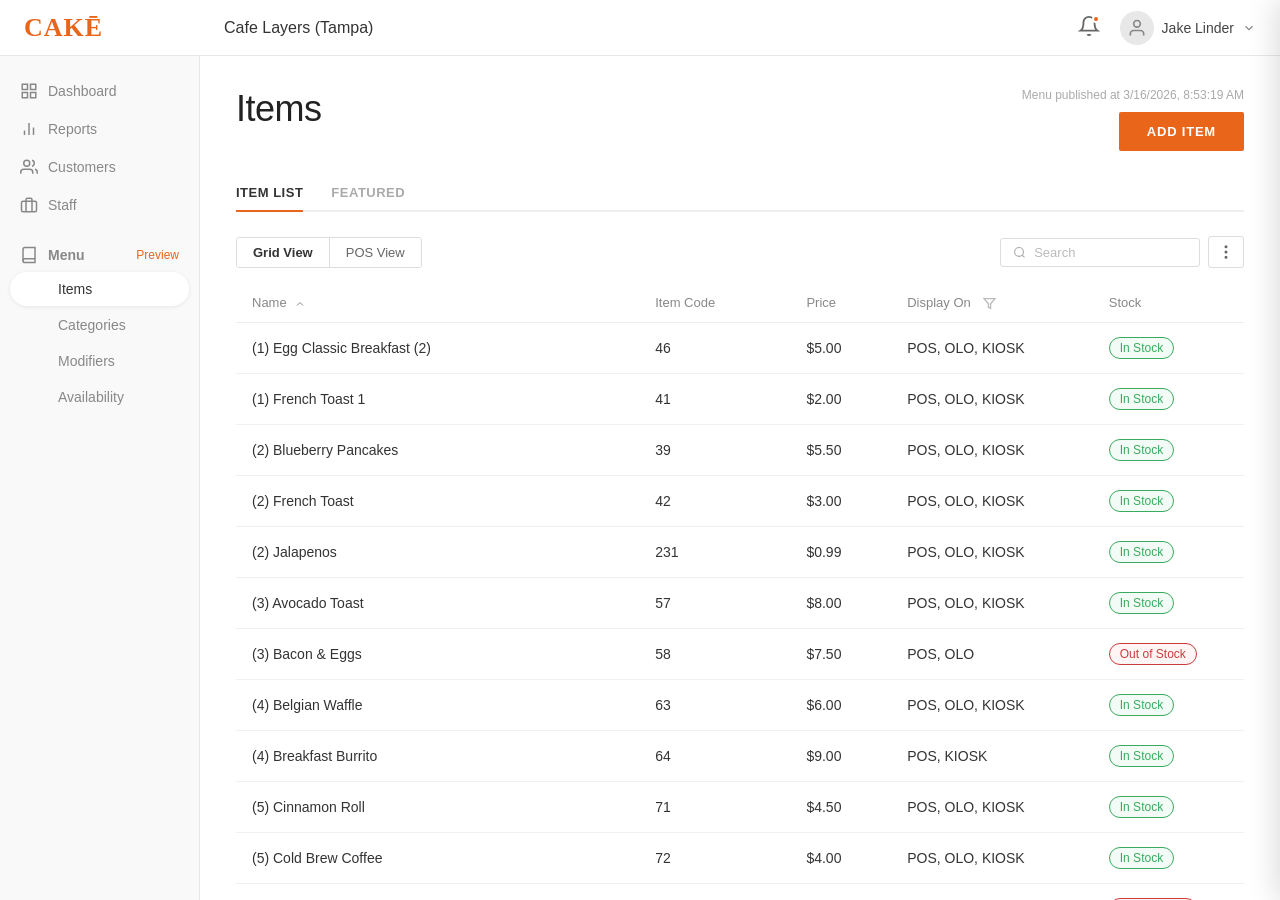
<file: catering-v3.html>
<!DOCTYPE html>
<html lang="en">
<head>
  <meta charset="UTF-8" />
  <meta name="viewport" content="width=device-width, initial-scale=1.0" />
  <title>CAKE — Enterprise Menu System (Catering V3)</title>
  <link rel="stylesheet" href="styles.css" />
  <style>
    .flyout-help-text {
      font-size: 11px;
      color: #999;
      margin: 3px 0 0 0;
      line-height: 1.4;
    }
    .col-display-header {
      display: flex;
      align-items: center;
      gap: 5px;
    }
    .display-filter-wrap {
      position: relative;
      display: inline-flex;
    }
    .display-filter-btn {
      background: none;
      border: none;
      padding: 2px 3px;
      cursor: pointer;
      color: #bbb;
      border-radius: 3px;
      line-height: 1;
      transition: color 0.15s;
    }
    .display-filter-btn:hover,
    .display-filter-btn.active {
      color: #E8651A;
    }
    .display-filter-dropdown {
      display: none;
      position: absolute;
      top: calc(100% + 6px);
      left: 50%;
      transform: translateX(-50%);
      background: #fff;
      border: 1px solid #e0e0e0;
      border-radius: 6px;
      box-shadow: 0 4px 16px rgba(0,0,0,0.1);
      padding: 6px 4px;
      min-width: 130px;
      z-index: 200;
    }
    .display-filter-dropdown.open {
      display: block;
    }
    .display-filter-option {
      display: flex;
      align-items: center;
      gap: 7px;
      padding: 5px 10px;
      font-size: 11px;
      font-weight: 600;
      letter-spacing: .04em;
      color: #555;
      cursor: pointer;
      border-radius: 4px;
      white-space: nowrap;
    }
    .display-filter-option:hover {
      background: #fdf5f0;
      color: #E8651A;
    }
    .display-filter-option input {
      accent-color: #E8651A;
      cursor: pointer;
    }
  </style>
</head>
<body>

  <!-- ── HEADER ────────────────────────────────────────────────── -->
  <header class="topbar">
    <div class="topbar-logo">
      <span class="cake-logo">CAK<span class="cake-logo-e">Ē</span></span>
    </div>
    <div class="topbar-location">Cafe Layers (Tampa)</div>
    <div class="topbar-right">
      <div class="topbar-bell">
        <svg width="22" height="22" viewBox="0 0 24 24" fill="none" stroke="#666" stroke-width="2"><path d="M18 8A6 6 0 0 0 6 8c0 7-3 9-3 9h18s-3-2-3-9"/><path d="M13.73 21a2 2 0 0 1-3.46 0"/></svg>
        <span class="bell-dot"></span>
      </div>
      <div class="topbar-user">
        <div class="user-avatar">
          <svg width="20" height="20" viewBox="0 0 24 24" fill="none" stroke="#888" stroke-width="2"><path d="M20 21v-2a4 4 0 0 0-4-4H8a4 4 0 0 0-4 4v2"/><circle cx="12" cy="7" r="4"/></svg>
        </div>
        <span class="user-name">Jake Linder</span>
        <svg width="14" height="14" viewBox="0 0 24 24" fill="none" stroke="#888" stroke-width="2"><polyline points="6 9 12 15 18 9"/></svg>
      </div>
    </div>
  </header>

  <!-- ── LAYOUT ─────────────────────────────────────────────────── -->
  <div class="layout">

    <!-- ── SIDEBAR ──────────────────────────────────────────────── -->
    <nav class="sidebar">
      <ul class="nav-list">
        <li class="nav-item" data-page="dashboard">
          <svg class="nav-icon" viewBox="0 0 24 24" fill="none" stroke="currentColor" stroke-width="2"><rect x="3" y="3" width="7" height="7"/><rect x="14" y="3" width="7" height="7"/><rect x="14" y="14" width="7" height="7"/><rect x="3" y="14" width="7" height="7"/></svg>
          Dashboard
        </li>
        <li class="nav-item" data-page="reports">
          <svg class="nav-icon" viewBox="0 0 24 24" fill="none" stroke="currentColor" stroke-width="2"><line x1="18" y1="20" x2="18" y2="10"/><line x1="12" y1="20" x2="12" y2="4"/><line x1="6" y1="20" x2="6" y2="14"/></svg>
          Reports
        </li>
        <li class="nav-item" data-page="customers">
          <svg class="nav-icon" viewBox="0 0 24 24" fill="none" stroke="currentColor" stroke-width="2"><path d="M17 21v-2a4 4 0 0 0-4-4H5a4 4 0 0 0-4 4v2"/><circle cx="9" cy="7" r="4"/><path d="M23 21v-2a4 4 0 0 0-3-3.87"/><path d="M16 3.13a4 4 0 0 1 0 7.75"/></svg>
          Customers
        </li>
        <li class="nav-item" data-page="staff">
          <svg class="nav-icon" viewBox="0 0 24 24" fill="none" stroke="currentColor" stroke-width="2"><rect x="2" y="7" width="20" height="14" rx="2"/><path d="M16 21V5a2 2 0 0 0-2-2h-4a2 2 0 0 0-2 2v16"/></svg>
          Staff
        </li>
        <li class="nav-section-header">
          <svg class="nav-icon" viewBox="0 0 24 24" fill="none" stroke="currentColor" stroke-width="2"><path d="M4 19.5A2.5 2.5 0 0 1 6.5 17H20"/><path d="M6.5 2H20v20H6.5A2.5 2.5 0 0 1 4 19.5v-15A2.5 2.5 0 0 1 6.5 2z"/></svg>
          Menu
          <span class="nav-preview-link" onclick="event.stopPropagation()">Preview</span>
        </li>
        <li class="nav-sub-item active" data-page="items">Items</li>
        <li class="nav-sub-item" data-page="categories">Categories</li>
        <li class="nav-sub-item" data-page="modifiers">Modifiers</li>
        <li class="nav-sub-item" data-page="availability">Availability</li>
      </ul>
    </nav>

    <!-- ── MAIN CONTENT ──────────────────────────────────────────── -->
    <main class="main-content">

      <!-- ITEMS PAGE -->
      <div id="page-items" class="page active">
        <div class="page-header-row">
          <h1 class="page-title">Items</h1>
          <div class="page-header-right">
            <span class="published-timestamp">Menu published at 3/16/2026, 8:53:19 AM</span>
            <button class="btn-primary noop">ADD ITEM</button>
          </div>
        </div>

        <div class="tab-bar">
          <button class="tab active" data-tab="item-list">ITEM LIST</button>
          <button class="tab noop" data-tab="featured">FEATURED</button>
        </div>

        <div class="toolbar">
          <div class="view-toggle">
            <button class="view-btn active" data-view="grid">Grid View</button>
            <button class="view-btn" data-view="pos">POS View</button>
          </div>
          <div class="toolbar-right">
            <div class="search-box">
              <svg width="15" height="15" viewBox="0 0 24 24" fill="none" stroke="#aaa" stroke-width="2"><circle cx="11" cy="11" r="8"/><line x1="21" y1="21" x2="16.65" y2="16.65"/></svg>
              <input type="text" placeholder="Search" class="search-input noop" readonly />
            </div>
            <button class="btn-icon noop" title="More options">
              <svg width="18" height="18" viewBox="0 0 24 24" fill="none" stroke="#666" stroke-width="2"><circle cx="12" cy="5" r="1"/><circle cx="12" cy="12" r="1"/><circle cx="12" cy="19" r="1"/></svg>
            </button>
          </div>
        </div>

        <table class="data-table">
          <thead>
            <tr>
              <th class="col-name">
                Name
                <svg width="12" height="12" viewBox="0 0 24 24" fill="none" stroke="currentColor" stroke-width="2"><polyline points="18 15 12 9 6 15"/></svg>
              </th>
              <th class="col-code">Item Code</th>
              <th class="col-price">Price</th>
              <th class="col-display">
                <div class="col-display-header">
                  Display On
                  <div class="display-filter-wrap" id="display-filter-wrap">
                    <button class="display-filter-btn" id="display-filter-btn" title="Filter by channel">
                      <svg width="13" height="13" viewBox="0 0 24 24" fill="none" stroke="currentColor" stroke-width="2.5"><polygon points="22 3 2 3 10 12.46 10 19 14 21 14 12.46 22 3"/></svg>
                    </button>
                    <div class="display-filter-dropdown" id="display-filter-dropdown">
                      <label class="display-filter-option"><input type="checkbox" value="pos" /> POS</label>
                      <label class="display-filter-option"><input type="checkbox" value="olo" /> OLO</label>
                      <label class="display-filter-option"><input type="checkbox" value="kiosk" /> KIOSK</label>
                      <label class="display-filter-option"><input type="checkbox" value="catering" /> CATERING</label>
                    </div>
                  </div>
                </div>
              </th>
              <th class="col-stock">Stock</th>
            </tr>
          </thead>
          <tbody id="items-tbody">
            <!-- Populated by JS -->
          </tbody>
        </table>
      </div>

      <!-- CATEGORIES PAGE -->
      <div id="page-categories" class="page">
        <div class="page-header-row">
          <h1 class="page-title">Categories</h1>
          <div class="page-header-right">
            <span class="published-timestamp">Menu published at 3/16/2026, 8:53:19 AM</span>
            <button class="btn-primary noop">ADD CATEGORY</button>
          </div>
        </div>
        <div class="placeholder-content">
          <div class="placeholder-icon">
            <svg width="48" height="48" viewBox="0 0 24 24" fill="none" stroke="#ccc" stroke-width="1.5"><path d="M4 6h16M4 12h16M4 18h7"/></svg>
          </div>
          <p class="placeholder-text">Categories will appear here.</p>
        </div>
      </div>

      <!-- MODIFIERS PAGE -->
      <div id="page-modifiers" class="page">
        <div class="page-header-row">
          <h1 class="page-title">Modifiers</h1>
          <div class="page-header-right">
            <span class="published-timestamp">Menu published at 3/16/2026, 8:53:19 AM</span>
            <button class="btn-primary noop">ADD MODIFIER</button>
          </div>
        </div>
        <div class="placeholder-content">
          <div class="placeholder-icon">
            <svg width="48" height="48" viewBox="0 0 24 24" fill="none" stroke="#ccc" stroke-width="1.5"><circle cx="12" cy="12" r="3"/><path d="M19.07 4.93l-1.41 1.41M5.34 18.66l-1.41 1.41M2 12h2M20 12h2M5.34 5.34l1.41 1.41M18.66 18.66l1.41 1.41"/></svg>
          </div>
          <p class="placeholder-text">Modifiers will appear here.</p>
        </div>
      </div>

      <!-- AVAILABILITY PAGE -->
      <div id="page-availability" class="page">
        <div class="page-header-row">
          <h1 class="page-title">Availability</h1>
          <div class="page-header-right">
            <span class="published-timestamp">Menu published at 3/16/2026, 8:53:19 AM</span>
          </div>
        </div>
        <div class="placeholder-content">
          <div class="placeholder-icon">
            <svg width="48" height="48" viewBox="0 0 24 24" fill="none" stroke="#ccc" stroke-width="1.5"><rect x="3" y="4" width="18" height="18" rx="2"/><line x1="16" y1="2" x2="16" y2="6"/><line x1="8" y1="2" x2="8" y2="6"/><line x1="3" y1="10" x2="21" y2="10"/></svg>
          </div>
          <p class="placeholder-text">Availability schedules will appear here.</p>
        </div>
      </div>

      <!-- DASHBOARD PAGE -->
      <div id="page-dashboard" class="page">
        <div class="page-header-row">
          <h1 class="page-title">Dashboard</h1>
        </div>
        <div class="placeholder-content">
          <div class="placeholder-icon">
            <svg width="48" height="48" viewBox="0 0 24 24" fill="none" stroke="#ccc" stroke-width="1.5"><rect x="3" y="3" width="7" height="7"/><rect x="14" y="3" width="7" height="7"/><rect x="14" y="14" width="7" height="7"/><rect x="3" y="14" width="7" height="7"/></svg>
          </div>
          <p class="placeholder-text">Dashboard content will appear here.</p>
        </div>
      </div>

      <!-- REPORTS PAGE -->
      <div id="page-reports" class="page">
        <div class="page-header-row">
          <h1 class="page-title">Reports</h1>
        </div>
        <div class="placeholder-content">
          <div class="placeholder-icon">
            <svg width="48" height="48" viewBox="0 0 24 24" fill="none" stroke="#ccc" stroke-width="1.5"><line x1="18" y1="20" x2="18" y2="10"/><line x1="12" y1="20" x2="12" y2="4"/><line x1="6" y1="20" x2="6" y2="14"/></svg>
          </div>
          <p class="placeholder-text">Reports will appear here.</p>
        </div>
      </div>

      <!-- CUSTOMERS PAGE -->
      <div id="page-customers" class="page">
        <div class="page-header-row">
          <h1 class="page-title">Customers</h1>
        </div>
        <div class="placeholder-content">
          <div class="placeholder-icon">
            <svg width="48" height="48" viewBox="0 0 24 24" fill="none" stroke="#ccc" stroke-width="1.5"><path d="M17 21v-2a4 4 0 0 0-4-4H5a4 4 0 0 0-4 4v2"/><circle cx="9" cy="7" r="4"/><path d="M23 21v-2a4 4 0 0 0-3-3.87"/><path d="M16 3.13a4 4 0 0 1 0 7.75"/></svg>
          </div>
          <p class="placeholder-text">Customer data will appear here.</p>
        </div>
      </div>

      <!-- STAFF PAGE -->
      <div id="page-staff" class="page">
        <div class="page-header-row">
          <h1 class="page-title">Staff</h1>
        </div>
        <div class="placeholder-content">
          <div class="placeholder-icon">
            <svg width="48" height="48" viewBox="0 0 24 24" fill="none" stroke="#ccc" stroke-width="1.5"><rect x="2" y="7" width="20" height="14" rx="2"/><path d="M16 21V5a2 2 0 0 0-2-2h-4a2 2 0 0 0-2 2v16"/></svg>
          </div>
          <p class="placeholder-text">Staff management will appear here.</p>
        </div>
      </div>

    </main>
  </div>

  <!-- ── FLYOUT OVERLAY ──────────────────────────────────────────── -->
  <div id="flyout-overlay" class="flyout-overlay"></div>

  <!-- ── EDIT ITEM FLYOUT ─────────────────────────────────────────── -->
  <div id="edit-flyout" class="edit-flyout">

    <!-- Header -->
    <div class="flyout-header">
      <span class="flyout-title">Edit Item</span>
      <button class="flyout-close-btn" id="flyout-close-btn">
        <svg width="18" height="18" viewBox="0 0 24 24" fill="none" stroke="#fff" stroke-width="2.5"><line x1="18" y1="6" x2="6" y2="18"/><line x1="6" y1="6" x2="18" y2="18"/></svg>
      </button>
    </div>

    <!-- Tab Bar -->
    <div class="flyout-tab-bar">
      <button class="flyout-tab active" data-flyout-tab="details">DETAILS</button>
      <button class="flyout-tab" data-flyout-tab="stock">STOCK</button>
    </div>

    <!-- Scrollable Body -->
    <div class="flyout-body">

      <!-- ── DETAILS TAB ─────────────────────────────────────────── -->
      <div id="flyout-tab-details" class="flyout-tab-content active">

        <div class="flyout-field">
          <label class="flyout-label">ITEM NAME <span class="req">*</span></label>
          <input type="text" class="flyout-input" id="f-item-name" />
        </div>

        <div class="flyout-field">
          <textarea class="flyout-textarea" id="f-description" placeholder="Description"></textarea>
        </div>

        <div class="flyout-field">
          <label class="flyout-label">CATEGORY <span class="req">*</span></label>
          <select class="flyout-select" id="f-category">
            <option>Breakfast</option>
            <option>Beverages</option>
            <option>Lunch</option>
            <option>Sides</option>
            <option>Desserts</option>
          </select>
        </div>

        <div class="flyout-field">
          <label class="flyout-label">ONLINE ORDERING IMAGE</label>
          <div class="flyout-image-upload">
            <div class="flyout-image-thumb">
              <svg width="36" height="36" viewBox="0 0 24 24" fill="none" stroke="#ccc" stroke-width="1.5"><rect x="3" y="3" width="18" height="18" rx="2"/><circle cx="8.5" cy="8.5" r="1.5"/><polyline points="21 15 16 10 5 21"/></svg>
              <span class="flyout-image-placeholder">No image uploaded</span>
            </div>
            <button class="flyout-upload-btn">Upload Image</button>
          </div>
        </div>

        <div class="flyout-field-row">
          <div class="flyout-field" style="flex:1">
            <label class="flyout-label">PRICE <span class="req">*</span></label>
            <div class="flyout-input-prefix">
              <span class="flyout-prefix">$</span>
              <input type="number" class="flyout-input flyout-input-no-left" id="f-price" step="0.01" />
            </div>
          </div>
          <div class="flyout-field" style="flex:1">
            <label class="flyout-label">PRICE + TAX <span class="req">*</span></label>
            <div class="flyout-input-prefix">
              <span class="flyout-prefix">$</span>
              <input type="number" class="flyout-input flyout-input-no-left" id="f-price-tax" step="0.01" readonly style="background:#f9f9f9;color:#888" />
            </div>
          </div>
        </div>

        <div class="flyout-field">
          <label class="flyout-label">TAX</label>
          <select class="flyout-select" id="f-tax">
            <option>Group Tax (16%)</option>
            <option>No Tax (0%)</option>
            <option>Sales Tax (8%)</option>
          </select>
        </div>

        <div class="flyout-field">
          <label class="flyout-label">STATIONS</label>
          <div class="flyout-tags-input">
            <span class="flyout-tag">KITCHEN <button class="tag-remove">✕</button></span>
            <span class="flyout-tag">LABEL <button class="tag-remove">✕</button></span>
            <select class="flyout-tag-select">
              <option value="">+ Add Station</option>
              <option>BAR</option>
              <option>EXPO</option>
              <option>GRILL</option>
            </select>
          </div>
        </div>

        <div class="flyout-field">
          <label class="flyout-label">MODIFIERS <span class="flyout-tooltip">?</span></label>
          <table class="flyout-mod-table">
            <thead>
              <tr>
                <th>Name</th><th>Req</th><th>Min</th><th>Max</th>
                <th>POS</th><th>OLO</th><th>KSK</th><th>CAT</th><th></th><th></th>
              </tr>
            </thead>
            <tbody>
              <tr><td>Eggs Preparation</td><td><input type="checkbox" checked /></td><td><input type="number" class="flyout-mod-num" value="1"/></td><td><input type="number" class="flyout-mod-num" value="1"/></td><td><input type="checkbox" checked /></td><td><input type="checkbox" checked /></td><td><input type="checkbox" checked /></td><td><input type="checkbox" checked /></td><td><button class="mod-remove">✕</button></td><td class="mod-drag">≡</td></tr>
              <tr><td>(1) Egg Classic Breakfast Meat Options</td><td><input type="checkbox" /></td><td><input type="number" class="flyout-mod-num" value="0"/></td><td><input type="number" class="flyout-mod-num" value="3"/></td><td><input type="checkbox" checked /></td><td><input type="checkbox" /></td><td><input type="checkbox" checked /></td><td><input type="checkbox" checked /></td><td><button class="mod-remove">✕</button></td><td class="mod-drag">≡</td></tr>
              <tr><td>Breakfast Bread Options</td><td><input type="checkbox" /></td><td><input type="number" class="flyout-mod-num" value="0"/></td><td><input type="number" class="flyout-mod-num" value="2"/></td><td><input type="checkbox" checked /></td><td><input type="checkbox" checked /></td><td><input type="checkbox" /></td><td><input type="checkbox" /></td><td><button class="mod-remove">✕</button></td><td class="mod-drag">≡</td></tr>
              <tr><td>Spreads</td><td><input type="checkbox" /></td><td><input type="number" class="flyout-mod-num" value="0"/></td><td><input type="number" class="flyout-mod-num" value="4"/></td><td><input type="checkbox" checked /></td><td><input type="checkbox" checked /></td><td><input type="checkbox" checked /></td><td><input type="checkbox" checked /></td><td><button class="mod-remove">✕</button></td><td class="mod-drag">≡</td></tr>
              <tr><td>Hash Brown Options</td><td><input type="checkbox" /></td><td><input type="number" class="flyout-mod-num" value="0"/></td><td><input type="number" class="flyout-mod-num" value="2"/></td><td><input type="checkbox" checked /></td><td><input type="checkbox" /></td><td><input type="checkbox" checked /></td><td><input type="checkbox" /></td><td><button class="mod-remove">✕</button></td><td class="mod-drag">≡</td></tr>
            </tbody>
          </table>
          <div class="flyout-mod-add">
            <select class="flyout-select">
              <option value="">+ Modifier Group</option>
              <option>Meat Modifier</option>
              <option>Salad Additions</option>
              <option>Drink Size</option>
            </select>
          </div>
        </div>

        <div class="flyout-field">
          <label class="flyout-label">PREP TICKET NAME <span class="flyout-tooltip">?</span></label>
          <input type="text" class="flyout-input" id="f-prep-ticket" />
        </div>

        <div class="flyout-field">
          <label class="flyout-label">RECEIPT &amp; ONLINE NAME <span class="flyout-tooltip">?</span></label>
          <input type="text" class="flyout-input" id="f-receipt-name" />
        </div>

        <div class="flyout-field">
          <label class="flyout-label">ITEM COST</label>
          <div class="flyout-field-row" style="align-items:center;gap:12px;margin-bottom:0">
            <div class="flyout-input-prefix" style="flex:0 0 130px">
              <span class="flyout-prefix">$</span>
              <input type="number" class="flyout-input flyout-input-no-left" id="f-item-cost" step="0.01" placeholder="0.00" />
            </div>
            <span class="flyout-cost-pct">COST/PRICE % = 0.00%</span>
          </div>
        </div>

        <div class="flyout-field">
          <label class="flyout-label">SALES CATEGORY <span class="req">*</span> <span class="flyout-tooltip">?</span></label>
          <select class="flyout-select" id="f-sales-cat">
            <option>Food</option>
            <option>Beverage</option>
            <option>Merchandise</option>
          </select>
        </div>

        <div class="flyout-field">
          <label class="flyout-label">ITEM CODE <span class="req">*</span> <span class="flyout-tooltip">?</span></label>
          <input type="text" class="flyout-input" id="f-item-code" />
        </div>

        <div class="flyout-field">
          <label class="flyout-label">EXTERNAL ID <span class="flyout-tooltip">?</span></label>
          <input type="text" class="flyout-input" id="f-external-id" placeholder="External ID" />
        </div>

        <div class="flyout-field">
          <label class="flyout-label">CALORIES <span class="flyout-tooltip">?</span></label>
          <input type="number" class="flyout-input" id="f-calories" placeholder="0" />
        </div>

        <div class="flyout-field">
          <label class="flyout-label">ALLERGENS <span class="flyout-tooltip">?</span></label>
          <div class="flyout-tags-input">
            <span class="flyout-tag">DAIRY <button class="tag-remove">✕</button></span>
            <span class="flyout-tag">EGGS <button class="tag-remove">✕</button></span>
            <select class="flyout-tag-select">
              <option value="">+ Add Allergen</option>
              <option>GLUTEN</option>
              <option>NUTS</option>
              <option>SOY</option>
              <option>SHELLFISH</option>
            </select>
          </div>
        </div>

        <div class="flyout-field">
          <label class="flyout-label">FOOD LABEL <span class="flyout-tooltip">?</span></label>
          <div class="flyout-checklist">
            <label class="flyout-check"><input type="checkbox" /> Eat Well</label>
            <label class="flyout-check"><input type="checkbox" /> Gluten-Free</label>
            <label class="flyout-check"><input type="checkbox" /> Halal</label>
            <label class="flyout-check"><input type="checkbox" /> Keto</label>
            <label class="flyout-check"><input type="checkbox" /> Locally Sourced</label>
            <label class="flyout-check"><input type="checkbox" /> No-Wheat</label>
            <label class="flyout-check"><input type="checkbox" /> Spicy</label>
            <label class="flyout-check"><input type="checkbox" /> Vegan</label>
            <label class="flyout-check"><input type="checkbox" /> Vegetarian</label>
          </div>
        </div>

        <div class="flyout-field">
          <label class="flyout-label">SHOW THIS ITEM ON <span class="flyout-tooltip">?</span></label>
          <div class="flyout-checklist flyout-checklist-row">
            <label class="flyout-check"><input type="checkbox" id="f-show-pos" /> POS</label>
            <label class="flyout-check"><input type="checkbox" id="f-show-olo" /> OLO</label>
            <label class="flyout-check"><input type="checkbox" id="f-show-kiosk" /> KIOSK</label>
            <label class="flyout-check"><input type="checkbox" id="f-show-catering" /> CATERING</label>
          </div>
        </div>

        <!-- Catering-only fields — shown when CATERING is checked -->
        <div id="catering-fields-section" class="catering-fields-section" style="display:none">
          <div class="catering-fields-divider">
            <span>CATERING PROPERTIES (ezCater)</span>
          </div>
          <p style="font-size:11px;color:#888;margin:0 0 12px 0;padding:0 2px;line-height:1.4">These fields are sent to ezCater when this item is published to the catering marketplace.</p>

          <!-- Catering Name -->
          <div class="flyout-field">
            <label class="flyout-label">CATERING NAME</label>
            <input type="text" class="flyout-input" id="f-catering-name" placeholder="Display name for catering orders" />
          </div>

          <!-- Tax Category -->
          <div class="flyout-field">
            <label class="flyout-label">TAX CATEGORY</label>
            <select class="flyout-select" id="f-catering-tax-category">
              <option value="">— Select —</option>
              <option>PREPARED_FOOD</option>
              <option>SANDWICHES</option>
              <option>NON_SODA_DRINKS</option>
              <option>COFFEE_TEA_MILK</option>
              <option>WATER</option>
              <option>BAKERY_ITEMS</option>
              <option>CANDY</option>
              <option>SODA</option>
            </select>
            <p class="flyout-help-text">Classification for tax purposes. Actual tax rates are configured in the ezCater portal.</p>
          </div>

          <!-- Item Type Tags -->
          <div class="flyout-field">
            <label class="flyout-label">ITEM TYPE TAGS</label>
            <div class="flyout-checklist flyout-checklist-row">
              <label class="flyout-check"><input type="radio" name="f-catering-item-type-tag" value="DRINKS" style="accent-color:#E8651A" /> DRINKS</label>
              <label class="flyout-check"><input type="radio" name="f-catering-item-type-tag" value="UTENSILS" style="accent-color:#E8651A" /> UTENSILS</label>
              <label class="flyout-check"><input type="radio" name="f-catering-item-type-tag" value="DESSERT" style="accent-color:#E8651A" /> DESSERT</label>
              <label class="flyout-check"><input type="radio" name="f-catering-item-type-tag" value="ICE" style="accent-color:#E8651A" /> ICE</label>
            </div>
            <p class="flyout-help-text">Signals to ezCater what type of item this is, so it can suggest it as an upsell if that category is not yet present in the customer's order.</p>
          </div>

          <!-- Quantity Unit -->
          <div class="flyout-field" style="background:#fffbf0;border:1.5px solid #f5c842;border-radius:6px;padding:10px 12px;margin-left:-12px;margin-right:-12px">
            <label class="flyout-label">QUANTITY UNIT</label>
            <select class="flyout-select" id="f-catering-quantity-unit">
              <option value="">— Select —</option>
              <option>TACO</option>
              <option>TRAY</option>
              <option>HALF_GALLON</option>
              <option>PIECE</option>
              <option>BOX</option>
              <option>BAG</option>
              <option>DOZEN</option>
              <option>PLATTER</option>
            </select>
            <p class="flyout-help-text">Defines the unit label for a single quantity of this item (e.g., "Tray", "Box").</p>
          </div>

          <!-- Individual Wrap Status -->
          <div class="flyout-field" style="background:#fffbf0;border:1.5px solid #f5c842;border-radius:6px;padding:10px 12px;margin-left:-12px;margin-right:-12px">
            <label class="flyout-label">INDIVIDUAL WRAP STATUS</label>
            <select class="flyout-select" id="f-catering-wrap-status">
              <option value="">— Select —</option>
              <option>NIL</option>
              <option>NEVER</option>
              <option>POSSIBLE</option>
              <option>WRAP</option>
            </select>
            <p class="flyout-help-text">Indicates whether this item can be individually wrapped. Set to WRAP for single-serve items like boxed lunches.</p>
          </div>

          <!-- Serves (single size only) -->
          <div class="flyout-field" style="margin-bottom:0">
            <label class="flyout-label">SERVES</label>
            <div style="display:flex;align-items:center;gap:8px">
              <span style="font-size:12px;color:#888;white-space:nowrap;font-weight:500">Serves</span>
              <input type="number" class="flyout-input" id="f-serves-simple" min="1" step="1" placeholder="e.g. 10" style="width:90px" />
              <span style="font-size:12px;color:#aaa;white-space:nowrap">people</span>
            </div>
            <p class="flyout-help-text">For multiple size options (e.g. Half Tray, Full Tray), create each size as a separate item.</p>
          </div>

          <!-- Footnote -->
          <p style="font-size:11px;color:#aaa;margin:12px 0 0 0;font-style:italic;line-height:1.4">Note: Choice-level tags (ChoiceTypeTags) apply on individual modifier choices, not at the item level.</p>

          <!-- Hidden stub so app.js doesn't throw on f-catering-utensils -->
          <input type="checkbox" id="f-catering-utensils" style="display:none" />

        </div>

      </div><!-- /details -->

      <!-- ── STOCK TAB ───────────────────────────────────────────── -->
      <div id="flyout-tab-stock" class="flyout-tab-content">
        <div class="flyout-field">
          <label class="flyout-label">STOCK <span class="req">*</span></label>
          <select class="flyout-select flyout-stock-select" id="f-stock">
            <option value="in">In Stock</option>
            <option value="out">Out of Stock</option>
            <option value="limited">Limited</option>
          </select>
          <div class="flyout-stock-badge badge-in-stock" id="f-stock-badge">In Stock</div>
        </div>
      </div><!-- /stock -->

    </div><!-- /flyout-body -->

    <!-- Footer: Details -->
    <div class="flyout-footer" id="flyout-footer-details">
      <button class="flyout-btn-filled">SAVE</button>
      <button class="flyout-btn-filled">PUBLISH</button>
      <button class="flyout-btn-text flyout-cancel-btn">CANCEL</button>
      <button class="flyout-btn-text flyout-delete-btn">DELETE</button>
    </div>

    <!-- Footer: Stock -->
    <div class="flyout-footer" id="flyout-footer-stock" style="display:none">
      <button class="flyout-btn-filled">PUBLISH</button>
      <button class="flyout-btn-text flyout-cancel-btn">CANCEL</button>
    </div>

  </div><!-- /edit-flyout -->

  <div id="catering-flyout" class="edit-flyout" style="display:none!important">

    <div class="flyout-header">
      <span class="flyout-title">Edit Catering Item</span>
      <button class="flyout-close-btn" id="catering-flyout-close-btn">
        <svg width="18" height="18" viewBox="0 0 24 24" fill="none" stroke="#fff" stroke-width="2.5"><line x1="18" y1="6" x2="6" y2="18"/><line x1="6" y1="6" x2="18" y2="18"/></svg>
      </button>
    </div>

    <div class="flyout-tab-bar">
      <button class="catering-tab active" data-catering-tab="details">DETAILS</button>
      <button class="catering-tab" data-catering-tab="stock">STOCK</button>
    </div>

    <div class="flyout-body">

      <!-- DETAILS TAB -->
      <div id="catering-tab-details" class="flyout-tab-content active">

        <div class="flyout-field">
          <label class="flyout-label">ITEM NAME <span class="req">*</span></label>
          <input type="text" class="flyout-input" id="cf-item-name" />
        </div>

        <div class="flyout-field">
          <label class="flyout-label">CATERING NAME <span class="req">*</span></label>
          <input type="text" class="flyout-input" id="cf-catering-name" />
        </div>

        <div class="flyout-field">
          <label class="flyout-label">PRICE <span class="req">*</span></label>
          <div class="flyout-input-prefix">
            <span class="flyout-prefix">$</span>
            <input type="number" class="flyout-input flyout-input-no-left" id="cf-price" step="0.01" />
          </div>
        </div>

        <div class="flyout-field">
          <label class="flyout-label">CATERING TAX CATEGORY</label>
          <select class="flyout-select" id="cf-tax-category">
            <option value="">— Select —</option>
            <option>BAKERY_ITEMS</option>
            <option>CAKES_AND_PIES</option>
            <option>CANDY</option>
            <option>CHIPS_AND_SNACKS</option>
            <option>COFFEE_TEA_MILK</option>
            <option>DRESSINGS_AND_CONDIMENTS</option>
            <option>EXEMPT</option>
            <option>ICE_CREAM</option>
            <option>MISCELLANEOUS</option>
            <option>NON_SODA_DRINKS</option>
            <option>PREPARED_FOOD</option>
            <option>SANDWICHES</option>
            <option>SODA</option>
            <option>WATER</option>
          </select>
        </div>

        <div class="flyout-field">
          <label class="flyout-label">QUANTITY UNIT</label>
          <select class="flyout-select" id="cf-quantity-unit">
            <option value="">— Select —</option>
            <option>BAR</option>
            <option>BOTTLE</option>
            <option>BOWL</option>
            <option>BOX</option>
            <option>BUFFET</option>
            <option>CAKE</option>
            <option>CAN</option>
            <option>CARAFE</option>
            <option>DOZEN</option>
            <option>FOOT</option>
            <option>FULL_PAN</option>
            <option>GALLON</option>
            <option>HALF_GALLON</option>
            <option>HALF_PAN</option>
            <option>ITEM</option>
            <option>KIT</option>
            <option>LITER</option>
            <option>PACKAGE</option>
            <option>PAN</option>
            <option>PERSON</option>
            <option>PIE</option>
            <option>PIECE</option>
            <option>PINT</option>
            <option>PIZZA</option>
            <option>PLATTER</option>
            <option>POUND</option>
            <option>QUART</option>
            <option>ROLL</option>
            <option>SIX_PACK</option>
            <option>SKEWER</option>
            <option>SLIDER</option>
            <option>TACO</option>
            <option>TRAY</option>
            <option>TWELVE_PACK</option>
            <option>TWO_LITER</option>
          </select>
        </div>

        <div class="flyout-field">
          <label class="flyout-check" style="font-size:13px;font-weight:500">
            <input type="checkbox" id="cf-utensils" style="accent-color:#E8651A;width:14px;height:14px" />
            Utensils
          </label>
        </div>

      </div><!-- /details -->

      <!-- STOCK TAB -->
      <div id="catering-tab-stock" class="flyout-tab-content">
        <div class="flyout-field">
          <label class="flyout-label">STOCK <span class="req">*</span></label>
          <select class="flyout-select flyout-stock-select" id="cf-stock">
            <option value="in">In Stock</option>
            <option value="out">Out of Stock</option>
            <option value="limited">Limited</option>
          </select>
          <div class="flyout-stock-badge badge-in-stock" id="cf-stock-badge">In Stock</div>
        </div>
      </div><!-- /stock -->

    </div><!-- /flyout-body -->

    <div class="flyout-footer" id="catering-footer-details">
      <button class="flyout-btn-filled">SAVE</button>
      <button class="flyout-btn-text catering-cancel-btn">CANCEL</button>
    </div>

    <div class="flyout-footer" id="catering-footer-stock" style="display:none">
      <button class="flyout-btn-filled">PUBLISH</button>
      <button class="flyout-btn-text catering-cancel-btn">CANCEL</button>
    </div>

  </div><!-- /catering-flyout -->

  <script src="app.js"></script>
  <script>
    // ── FILTER BAR ─────────────────────────────────────────────────────
    const activeFilters = new Set();

    // Override renderItems to respect activeFilters instead of currentView
    renderItems = function() {
      const tbody = document.getElementById('items-tbody');

      const list = activeFilters.size === 0
        ? ITEMS
        : ITEMS.filter(item => [...activeFilters].some(ch => item[ch]));

      if (list.length === 0) {
        tbody.innerHTML = `
          <tr>
            <td colspan="5" style="text-align:center;padding:48px 0;color:#bbb;font-size:14px">
              No items match the selected filters.
            </td>
          </tr>`;
        return;
      }

      tbody.innerHTML = list.map(item => {
        const realIndex = ITEMS.indexOf(item);
        return `
          <tr data-item-index="${realIndex}">
            <td class="col-name">${item.name}</td>
            <td class="col-code">${item.code}</td>
            <td class="col-price">${item.price}</td>
            <td class="col-display">${getDisplayString(item)}</td>
            <td class="col-stock">
              <span class="badge ${item.inStock ? 'badge-in-stock' : 'badge-out-of-stock'}">
                ${item.inStock ? 'In Stock' : 'Out of Stock'}
              </span>
            </td>
          </tr>`;
      }).join('');

      tbody.querySelectorAll('tr[data-item-index]').forEach(row => {
        row.addEventListener('click', () => {
          const idx = parseInt(row.dataset.itemIndex, 10);
          if (isNaN(idx)) return;
          openFlyout(idx);
        });
      });
    };

    // Filter dropdown toggle
    const filterBtn      = document.getElementById('display-filter-btn');
    const filterDropdown = document.getElementById('display-filter-dropdown');

    filterBtn.addEventListener('click', e => {
      e.stopPropagation();
      filterDropdown.classList.toggle('open');
      filterBtn.classList.toggle('active', filterDropdown.classList.contains('open'));
    });

    document.addEventListener('click', () => {
      filterDropdown.classList.remove('open');
      filterBtn.classList.toggle('active', activeFilters.size > 0);
    });

    filterDropdown.addEventListener('click', e => e.stopPropagation());

    filterDropdown.querySelectorAll('input[type=checkbox]').forEach(cb => {
      cb.addEventListener('change', () => {
        if (cb.checked) activeFilters.add(cb.value);
        else activeFilters.delete(cb.value);
        filterBtn.classList.toggle('active', activeFilters.size > 0);
        renderItems();
      });
    });

    // Re-render now that the override is in place
    renderItems();

    // ── SAMPLE DATA OVERRIDE — separate items per size (Option C) ──────
    ITEMS.push(
      { name: 'Butter Chicken — Half Tray',   code: 201, price: '$30.00', pos: false, olo: false, kiosk: false, inStock: true,  catering: true,  cateringName: 'Butter Chicken Half Tray',   cateringTaxCategory: 'PREPARED_FOOD', quantityUnit: 'HALF_PAN', utensils: false },
      { name: 'Butter Chicken — Full Tray',   code: 202, price: '$55.00', pos: false, olo: false, kiosk: false, inStock: true,  catering: true,  cateringName: 'Butter Chicken Full Tray',   cateringTaxCategory: 'PREPARED_FOOD', quantityUnit: 'PAN',      utensils: false },
      { name: 'Butter Chicken — Double Tray', code: 203, price: '$100.00',pos: false, olo: false, kiosk: false, inStock: true,  catering: true,  cateringName: 'Butter Chicken Double Tray', cateringTaxCategory: 'PREPARED_FOOD', quantityUnit: 'PAN',      utensils: false },
      { name: 'Caesar Salad — Half Tray',     code: 204, price: '$25.00', pos: false, olo: false, kiosk: false, inStock: true,  catering: true,  cateringName: 'Caesar Salad Half Tray',     cateringTaxCategory: 'PREPARED_FOOD', quantityUnit: 'HALF_PAN', utensils: false },
      { name: 'Caesar Salad — Full Tray',     code: 205, price: '$45.00', pos: false, olo: false, kiosk: false, inStock: true,  catering: true,  cateringName: 'Caesar Salad Full Tray',     cateringTaxCategory: 'PREPARED_FOOD', quantityUnit: 'PAN',      utensils: false }
    );
    renderItems();
  </script>
</body>
</html>
</file>
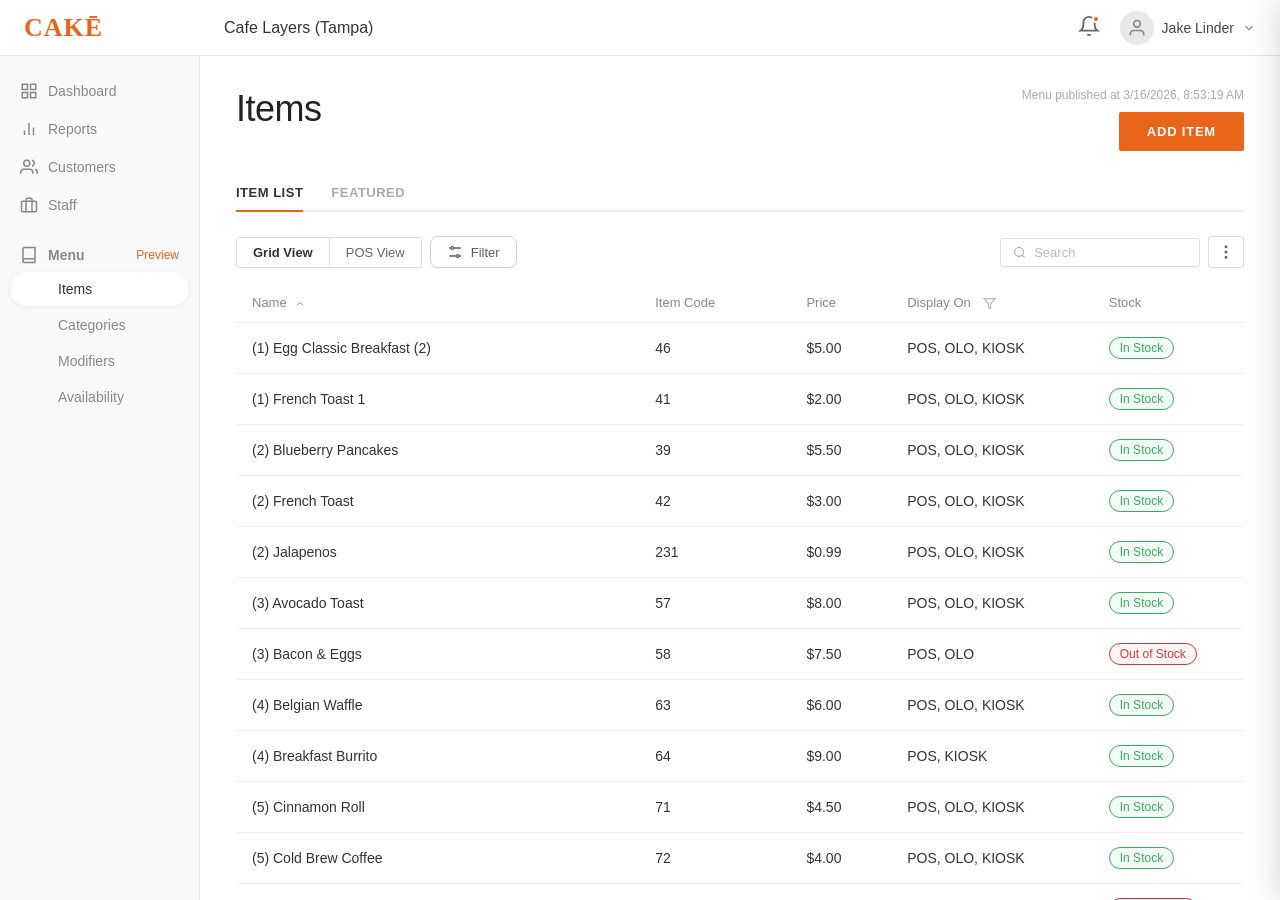
<file: catering-v4.html>
<!DOCTYPE html>
<html lang="en">
<head>
  <meta charset="UTF-8" />
  <meta name="viewport" content="width=device-width, initial-scale=1.0" />
  <meta http-equiv="refresh" content="0;url=/" />
  <title>Redirecting…</title>
  <link rel="canonical" href="/" />
</head>
<body>
  <p><a href="/">Continue to the menu system</a></p>
</body>
</html>
</file>
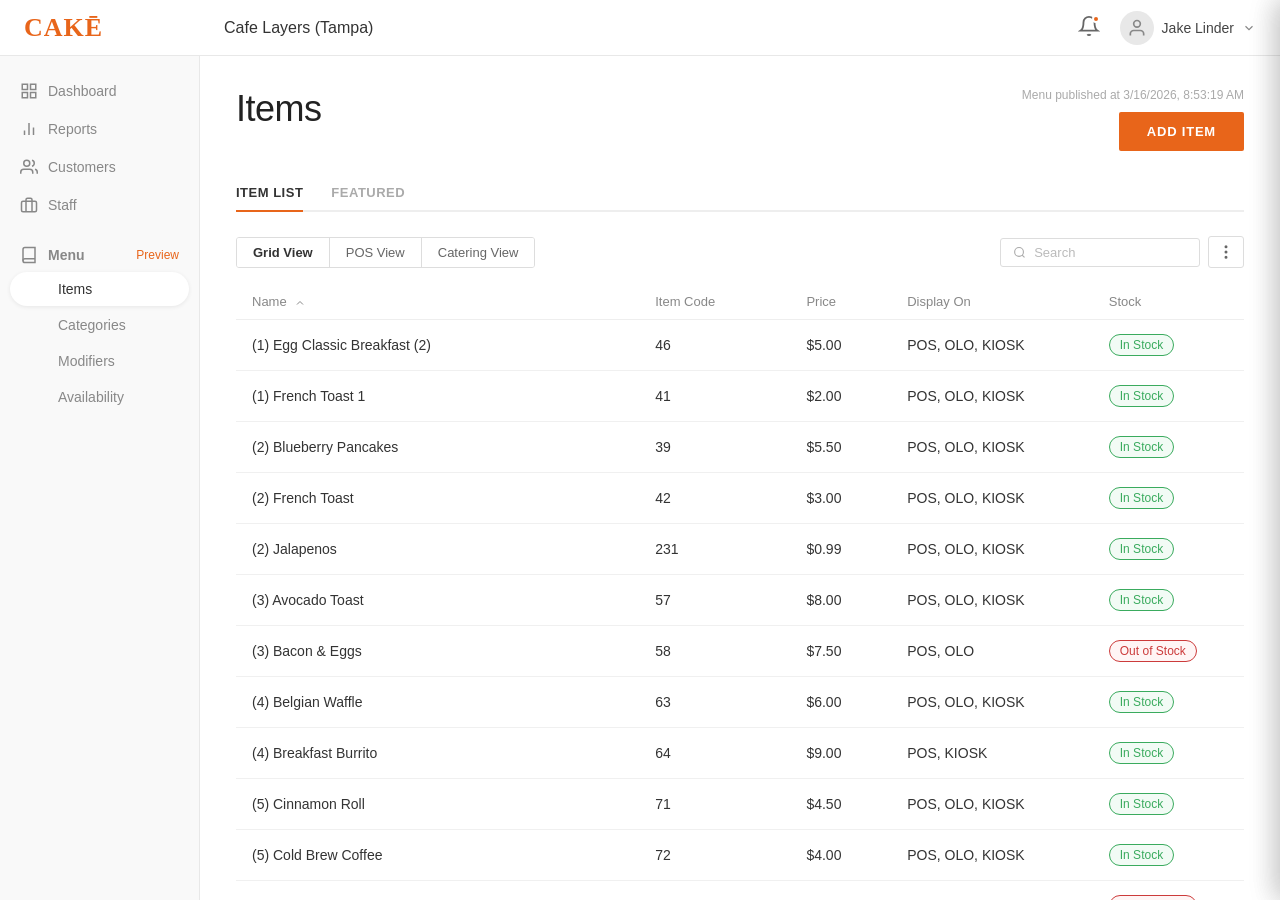
<file: prototype.html>
<!DOCTYPE html>
<html lang="en">
<head>
  <meta charset="UTF-8" />
  <meta name="viewport" content="width=device-width, initial-scale=1.0" />
  <title>CAKE — Enterprise Menu System</title>
  <style>
/* ── RESET & BASE ────────────────────────────────────────────────── */
*, *::before, *::after { box-sizing: border-box; margin: 0; padding: 0; }

body {
  font-family: -apple-system, BlinkMacSystemFont, 'Segoe UI', Roboto, Helvetica, Arial, sans-serif;
  font-size: 14px;
  background: #f4f4f4;
  color: #333;
  height: 100vh;
  display: flex;
  flex-direction: column;
  overflow: hidden;
}

/* ── TOPBAR ──────────────────────────────────────────────────────── */
.topbar {
  height: 56px;
  background: #fff;
  border-bottom: 1px solid #e8e8e8;
  display: flex;
  align-items: center;
  padding: 0 24px;
  gap: 20px;
  flex-shrink: 0;
  z-index: 100;
}

.topbar-logo {
  width: 180px;
  flex-shrink: 0;
}

.cake-logo {
  font-size: 26px;
  font-weight: 900;
  color: #E8651A;
  letter-spacing: 1px;
  font-family: Georgia, serif;
  text-transform: uppercase;
  line-height: 1;
}

.cake-logo-e {
  /* The crossed E / Ē character in the screenshot */
}

.topbar-location {
  flex: 1;
  font-size: 16px;
  font-weight: 500;
  color: #333;
}

.topbar-right {
  display: flex;
  align-items: center;
  gap: 20px;
}

.topbar-bell {
  position: relative;
  cursor: default;
}

.bell-dot {
  position: absolute;
  top: 0;
  right: 0;
  width: 8px;
  height: 8px;
  background: #E8651A;
  border-radius: 50%;
  border: 2px solid #fff;
}

.topbar-user {
  display: flex;
  align-items: center;
  gap: 8px;
  cursor: default;
}

.user-avatar {
  width: 34px;
  height: 34px;
  background: #e8e8e8;
  border-radius: 50%;
  display: flex;
  align-items: center;
  justify-content: center;
}

.user-name {
  font-size: 14px;
  color: #444;
  font-weight: 500;
}

/* ── LAYOUT ──────────────────────────────────────────────────────── */
.layout {
  display: flex;
  flex: 1;
  overflow: hidden;
}

/* ── SIDEBAR ─────────────────────────────────────────────────────── */
.sidebar {
  width: 200px;
  flex-shrink: 0;
  background: #f9f9f9;
  border-right: 1px solid #e8e8e8;
  padding: 16px 0;
  overflow-y: auto;
}

.nav-list {
  list-style: none;
}

.nav-item {
  display: flex;
  align-items: center;
  gap: 10px;
  padding: 10px 20px;
  color: #888;
  font-size: 14px;
  font-weight: 500;
  cursor: pointer;
  transition: color 0.15s;
}

.nav-item:hover {
  color: #555;
}

.nav-item.active {
  color: #333;
}

.nav-icon {
  width: 18px;
  height: 18px;
  flex-shrink: 0;
}

.nav-section-header {
  display: flex;
  align-items: center;
  gap: 10px;
  padding: 14px 20px 6px;
  color: #888;
  font-size: 14px;
  font-weight: 600;
  cursor: pointer;
  margin-top: 8px;
}

.nav-section-header:hover {
  color: #555;
}

.nav-preview-link {
  margin-left: auto;
  color: #E8651A;
  font-size: 12px;
  font-weight: 500;
  cursor: pointer;
}

.nav-preview-link:hover {
  text-decoration: underline;
}

.nav-sub-item {
  padding: 9px 20px 9px 48px;
  color: #888;
  font-size: 14px;
  cursor: pointer;
  border-radius: 20px;
  margin: 2px 10px;
  transition: background 0.15s, color 0.15s;
}

.nav-sub-item:hover {
  color: #555;
  background: #efefef;
}

.nav-sub-item.active {
  background: #fff;
  color: #333;
  font-weight: 500;
  box-shadow: 0 1px 4px rgba(0,0,0,0.08);
}

/* ── MAIN CONTENT ────────────────────────────────────────────────── */
.main-content {
  flex: 1;
  overflow-y: auto;
  padding: 32px 36px;
  background: #fff;
}

/* ── PAGE ────────────────────────────────────────────────────────── */
.page { display: none; }
.page.active { display: block; }

.page-header-row {
  display: flex;
  align-items: flex-start;
  justify-content: space-between;
  margin-bottom: 24px;
}

.page-title {
  font-size: 36px;
  font-weight: 300;
  color: #222;
  letter-spacing: -0.5px;
}

.page-header-right {
  display: flex;
  flex-direction: column;
  align-items: flex-end;
  gap: 10px;
}

.published-timestamp {
  font-size: 12px;
  color: #aaa;
}

/* ── BUTTONS ─────────────────────────────────────────────────────── */
.btn-primary {
  background: #E8651A;
  color: #fff;
  border: none;
  padding: 12px 28px;
  font-size: 13px;
  font-weight: 700;
  letter-spacing: 0.8px;
  text-transform: uppercase;
  cursor: pointer;
  border-radius: 2px;
  transition: background 0.15s;
}

.btn-primary:hover {
  background: #d05a15;
}

.btn-icon {
  background: none;
  border: 1px solid #ddd;
  padding: 6px 8px;
  border-radius: 3px;
  cursor: pointer;
  display: flex;
  align-items: center;
  justify-content: center;
}

.btn-icon:hover {
  background: #f5f5f5;
}

/* noop = visually present but does nothing */
.noop { cursor: default; }
.btn-primary.noop:hover { background: #E8651A; }
.btn-icon.noop:hover { background: none; }

/* ── TABS ────────────────────────────────────────────────────────── */
.tab-bar {
  display: flex;
  gap: 28px;
  border-bottom: 2px solid #eee;
  margin-bottom: 24px;
}

.tab {
  background: none;
  border: none;
  padding: 10px 0;
  font-size: 13px;
  font-weight: 600;
  letter-spacing: 0.5px;
  color: #aaa;
  cursor: pointer;
  border-bottom: 2px solid transparent;
  margin-bottom: -2px;
  transition: color 0.15s;
}

.tab.active {
  color: #333;
  border-bottom-color: #E8651A;
}

.tab.noop { cursor: default; }

/* ── TOOLBAR ─────────────────────────────────────────────────────── */
.toolbar {
  display: flex;
  align-items: center;
  justify-content: space-between;
  margin-bottom: 16px;
}

.view-toggle {
  display: flex;
  border: 1px solid #ddd;
  border-radius: 3px;
  overflow: hidden;
}

.view-btn {
  background: #fff;
  border: none;
  padding: 7px 16px;
  font-size: 13px;
  color: #666;
  cursor: pointer;
  border-right: 1px solid #ddd;
  transition: background 0.1s;
}

.view-btn:last-child { border-right: none; }

.view-btn.active {
  background: #fff;
  color: #333;
  font-weight: 600;
}

.view-btn.noop { cursor: default; }

.toolbar-right {
  display: flex;
  align-items: center;
  gap: 8px;
}

.search-box {
  display: flex;
  align-items: center;
  gap: 8px;
  border: 1px solid #ddd;
  border-radius: 3px;
  padding: 6px 12px;
  background: #fff;
  width: 200px;
}

.search-input {
  border: none;
  outline: none;
  font-size: 13px;
  color: #888;
  background: transparent;
  width: 100%;
}

.search-input::placeholder { color: #bbb; }

/* ── TABLE ───────────────────────────────────────────────────────── */
.data-table {
  width: 100%;
  border-collapse: collapse;
}

.data-table thead th {
  padding: 10px 16px;
  text-align: left;
  font-size: 13px;
  font-weight: 500;
  color: #888;
  border-bottom: 1px solid #eee;
}

.data-table thead th svg {
  vertical-align: middle;
  margin-left: 4px;
}

.data-table tbody tr {
  border-bottom: 1px solid #f0f0f0;
  transition: background 0.1s;
}

.data-table tbody tr:hover {
  background: #fafafa;
}

.data-table tbody td {
  padding: 14px 16px;
  font-size: 14px;
  color: #333;
}

.col-name  { width: 40%; }
.col-code  { width: 15%; }
.col-price { width: 10%; }
.col-display { width: 20%; }
.col-stock { width: 15%; }

td.col-code,
td.col-price { color: #555; }

td.col-display { color: #777; }

/* ── STOCK BADGE ─────────────────────────────────────────────────── */
.badge {
  display: inline-block;
  padding: 3px 10px;
  border-radius: 12px;
  font-size: 12px;
  font-weight: 500;
}

.badge-in-stock {
  color: #3aab5e;
  border: 1px solid #3aab5e;
  background: #f2fbf5;
}

.badge-out-of-stock {
  color: #cc3b3b;
  border: 1px solid #cc3b3b;
  background: #fff5f5;
}

/* ── PLACEHOLDER PAGES ───────────────────────────────────────────── */
.placeholder-content {
  display: flex;
  flex-direction: column;
  align-items: center;
  justify-content: center;
  padding: 80px 0;
  gap: 16px;
}

.placeholder-text {
  color: #bbb;
  font-size: 15px;
}

/* ── FLYOUT OVERLAY ──────────────────────────────────────────────── */
.flyout-overlay {
  position: fixed;
  inset: 0;
  background: rgba(0,0,0,0.45);
  z-index: 200;
  opacity: 0;
  pointer-events: none;
  transition: opacity 0.25s;
}
.flyout-overlay.open {
  opacity: 1;
  pointer-events: all;
}

/* ── EDIT FLYOUT PANEL ───────────────────────────────────────────── */
.edit-flyout {
  position: fixed;
  top: 0;
  right: 0;
  width: 540px;
  height: 100vh;
  background: #fff;
  z-index: 201;
  display: flex;
  flex-direction: column;
  transform: translateX(100%);
  transition: transform 0.25s ease;
  box-shadow: -4px 0 28px rgba(0,0,0,0.14);
}
.edit-flyout.open {
  transform: translateX(0);
}

/* Header */
.flyout-header {
  background: #3a3a3a;
  height: 52px;
  padding: 0 20px;
  display: flex;
  align-items: center;
  justify-content: space-between;
  flex-shrink: 0;
}
.flyout-title {
  color: #fff;
  font-size: 15px;
  font-weight: 600;
  letter-spacing: 0.3px;
}
.flyout-close-btn {
  background: none;
  border: none;
  cursor: pointer;
  padding: 4px;
  display: flex;
  align-items: center;
  opacity: 0.75;
}
.flyout-close-btn:hover { opacity: 1; }

/* Tab bar */
.flyout-tab-bar {
  display: flex;
  border-bottom: 2px solid #eee;
  background: #fff;
  flex-shrink: 0;
  padding: 0 20px;
}
.flyout-tab {
  background: none;
  border: none;
  padding: 12px 16px;
  font-size: 12px;
  font-weight: 700;
  letter-spacing: 0.8px;
  color: #aaa;
  cursor: pointer;
  border-bottom: 2px solid transparent;
  margin-bottom: -2px;
  transition: color 0.15s;
}
.flyout-tab.active {
  color: #333;
  border-bottom-color: #E8651A;
}

/* Scrollable body */
.flyout-body {
  flex: 1;
  overflow-y: auto;
  padding: 20px;
}
.flyout-tab-content { display: none; }
.flyout-tab-content.active { display: block; }

/* Fields */
.flyout-field { margin-bottom: 18px; }
.flyout-field-row {
  display: flex;
  gap: 16px;
}
.flyout-label {
  display: block;
  font-size: 11px;
  font-weight: 700;
  letter-spacing: 0.8px;
  color: #666;
  text-transform: uppercase;
  margin-bottom: 6px;
}
.req { color: #E8651A; }
.flyout-tooltip {
  display: inline-flex;
  align-items: center;
  justify-content: center;
  width: 14px;
  height: 14px;
  background: #bbb;
  color: #fff;
  border-radius: 50%;
  font-size: 9px;
  font-weight: 700;
  cursor: default;
  vertical-align: middle;
}
.flyout-input {
  width: 100%;
  border: 1px solid #ddd;
  border-radius: 3px;
  padding: 8px 12px;
  font-size: 13px;
  color: #333;
  outline: none;
  transition: border-color 0.15s;
}
.flyout-input:focus { border-color: #E8651A; }
.flyout-textarea {
  width: 100%;
  border: 1px solid #ddd;
  border-radius: 3px;
  padding: 8px 12px;
  font-size: 13px;
  color: #333;
  resize: vertical;
  min-height: 72px;
  outline: none;
  font-family: inherit;
  transition: border-color 0.15s;
}
.flyout-textarea:focus { border-color: #E8651A; }
.flyout-select {
  width: 100%;
  border: 1px solid #ddd;
  border-radius: 3px;
  padding: 8px 12px;
  font-size: 13px;
  color: #333;
  background: #fff;
  outline: none;
}
.flyout-input-prefix {
  display: flex;
  align-items: center;
  border: 1px solid #ddd;
  border-radius: 3px;
  overflow: hidden;
}
.flyout-prefix {
  padding: 8px 10px;
  background: #f5f5f5;
  color: #888;
  font-size: 13px;
  border-right: 1px solid #ddd;
  flex-shrink: 0;
}
.flyout-input-no-left {
  border: none;
  border-radius: 0;
  flex: 1;
}
.flyout-input-no-left:focus { outline: none; }

/* Image upload */
.flyout-image-upload {
  border: 2px dashed #ddd;
  border-radius: 4px;
  padding: 20px;
  display: flex;
  flex-direction: column;
  align-items: center;
  gap: 12px;
}
.flyout-image-thumb {
  display: flex;
  flex-direction: column;
  align-items: center;
  gap: 6px;
}
.flyout-image-placeholder {
  font-size: 12px;
  color: #bbb;
}
.flyout-upload-btn {
  background: none;
  border: 1px solid #ddd;
  border-radius: 3px;
  padding: 6px 14px;
  font-size: 12px;
  color: #666;
  cursor: pointer;
}
.flyout-upload-btn:hover { background: #f5f5f5; }

/* Tags input */
.flyout-tags-input {
  display: flex;
  flex-wrap: wrap;
  gap: 6px;
  align-items: center;
  border: 1px solid #ddd;
  border-radius: 3px;
  padding: 6px 10px;
  min-height: 38px;
}
.flyout-tag {
  display: inline-flex;
  align-items: center;
  gap: 5px;
  background: #efefef;
  border-radius: 3px;
  padding: 3px 8px;
  font-size: 11px;
  font-weight: 700;
  letter-spacing: 0.4px;
  color: #444;
}
.tag-remove {
  background: none;
  border: none;
  font-size: 10px;
  color: #999;
  cursor: pointer;
  padding: 0;
  line-height: 1;
}
.tag-remove:hover { color: #E8651A; }
.flyout-tag-select {
  border: none;
  background: none;
  font-size: 12px;
  color: #E8651A;
  cursor: pointer;
  outline: none;
}

/* Modifiers table */
.flyout-mod-table {
  width: 100%;
  border-collapse: collapse;
}
.flyout-mod-table thead th {
  padding: 6px 4px;
  text-align: left;
  color: #999;
  font-size: 10px;
  font-weight: 700;
  letter-spacing: 0.5px;
  border-bottom: 1px solid #eee;
  white-space: nowrap;
}
.flyout-mod-table tbody td {
  padding: 8px 4px;
  color: #444;
  border-bottom: 1px solid #f5f5f5;
  font-size: 12px;
}
.flyout-mod-num {
  width: 38px;
  border: 1px solid #ddd;
  border-radius: 2px;
  padding: 3px 4px;
  font-size: 12px;
  text-align: center;
}
.mod-remove {
  background: none;
  border: none;
  color: #ccc;
  cursor: pointer;
  font-size: 12px;
  padding: 0 4px;
}
.mod-remove:hover { color: #cc3b3b; }
.mod-drag {
  color: #ccc;
  cursor: grab;
  font-size: 16px;
  letter-spacing: -3px;
}
.flyout-mod-add { margin-top: 8px; }

/* Cost/price */
.flyout-cost-pct {
  font-size: 12px;
  color: #888;
  white-space: nowrap;
}

/* Checklist */
.flyout-checklist {
  display: grid;
  grid-template-columns: 1fr 1fr;
  gap: 10px;
}
.flyout-checklist-row {
  grid-template-columns: repeat(3, auto);
  justify-content: start;
  gap: 20px;
}
.flyout-check {
  display: flex;
  align-items: center;
  gap: 7px;
  font-size: 13px;
  color: #444;
  cursor: pointer;
}
.flyout-check input[type="checkbox"] {
  accent-color: #E8651A;
  width: 14px;
  height: 14px;
}

/* Stock tab badge */
.flyout-stock-select { margin-bottom: 14px; }
.flyout-stock-badge {
  display: inline-block;
  padding: 5px 18px;
  border-radius: 20px;
  font-size: 13px;
  font-weight: 600;
  border: 2px solid;
}
.flyout-stock-badge.badge-in-stock {
  color: #3aab5e;
  border-color: #3aab5e;
  background: #f2fbf5;
}
.flyout-stock-badge.badge-out-of-stock {
  color: #cc3b3b;
  border-color: #cc3b3b;
  background: #fff5f5;
}
.flyout-stock-badge.badge-limited {
  color: #c07a00;
  border-color: #c07a00;
  background: #fffbf0;
}

/* Footer */
.flyout-footer {
  border-top: 1px solid #eee;
  padding: 14px 20px;
  display: flex;
  align-items: center;
  gap: 4px;
  flex-shrink: 0;
  background: #fff;
}
.flyout-btn-filled {
  background: #E8651A;
  color: #fff;
  border: none;
  padding: 10px 22px;
  font-size: 12px;
  font-weight: 700;
  letter-spacing: 0.8px;
  text-transform: uppercase;
  border-radius: 2px;
  cursor: pointer;
  transition: background 0.15s;
}
.flyout-btn-filled:hover { background: #d05a15; }
.flyout-btn-text {
  background: none;
  border: none;
  color: #E8651A;
  font-size: 12px;
  font-weight: 700;
  letter-spacing: 0.8px;
  text-transform: uppercase;
  cursor: pointer;
  padding: 10px 12px;
}
.flyout-btn-text:hover { text-decoration: underline; }

/* Row clickable cursor */
.data-table tbody tr { cursor: pointer; }
.data-table tbody tr:hover { background: #fdf5f0; }

/* Catering flyout tab bar — mirrors .flyout-tab but uses .catering-tab */
.catering-tab {
  background: none;
  border: none;
  padding: 12px 16px;
  font-size: 12px;
  font-weight: 700;
  letter-spacing: 0.8px;
  color: #aaa;
  cursor: pointer;
  border-bottom: 2px solid transparent;
  margin-bottom: -2px;
  transition: color 0.15s;
}
.catering-tab.active {
  color: #333;
  border-bottom-color: #E8651A;
}

</style>
</head>
<body>

  <!-- ── HEADER ────────────────────────────────────────────────── -->
  <header class="topbar">
    <div class="topbar-logo">
      <span class="cake-logo">CAK<span class="cake-logo-e">Ē</span></span>
    </div>
    <div class="topbar-location">Cafe Layers (Tampa)</div>
    <div class="topbar-right">
      <div class="topbar-bell">
        <svg width="22" height="22" viewBox="0 0 24 24" fill="none" stroke="#666" stroke-width="2"><path d="M18 8A6 6 0 0 0 6 8c0 7-3 9-3 9h18s-3-2-3-9"/><path d="M13.73 21a2 2 0 0 1-3.46 0"/></svg>
        <span class="bell-dot"></span>
      </div>
      <div class="topbar-user">
        <div class="user-avatar">
          <svg width="20" height="20" viewBox="0 0 24 24" fill="none" stroke="#888" stroke-width="2"><path d="M20 21v-2a4 4 0 0 0-4-4H8a4 4 0 0 0-4 4v2"/><circle cx="12" cy="7" r="4"/></svg>
        </div>
        <span class="user-name">Jake Linder</span>
        <svg width="14" height="14" viewBox="0 0 24 24" fill="none" stroke="#888" stroke-width="2"><polyline points="6 9 12 15 18 9"/></svg>
      </div>
    </div>
  </header>

  <!-- ── LAYOUT ─────────────────────────────────────────────────── -->
  <div class="layout">

    <!-- ── SIDEBAR ──────────────────────────────────────────────── -->
    <nav class="sidebar">
      <ul class="nav-list">
        <li class="nav-item" data-page="dashboard">
          <svg class="nav-icon" viewBox="0 0 24 24" fill="none" stroke="currentColor" stroke-width="2"><rect x="3" y="3" width="7" height="7"/><rect x="14" y="3" width="7" height="7"/><rect x="14" y="14" width="7" height="7"/><rect x="3" y="14" width="7" height="7"/></svg>
          Dashboard
        </li>
        <li class="nav-item" data-page="reports">
          <svg class="nav-icon" viewBox="0 0 24 24" fill="none" stroke="currentColor" stroke-width="2"><line x1="18" y1="20" x2="18" y2="10"/><line x1="12" y1="20" x2="12" y2="4"/><line x1="6" y1="20" x2="6" y2="14"/></svg>
          Reports
        </li>
        <li class="nav-item" data-page="customers">
          <svg class="nav-icon" viewBox="0 0 24 24" fill="none" stroke="currentColor" stroke-width="2"><path d="M17 21v-2a4 4 0 0 0-4-4H5a4 4 0 0 0-4 4v2"/><circle cx="9" cy="7" r="4"/><path d="M23 21v-2a4 4 0 0 0-3-3.87"/><path d="M16 3.13a4 4 0 0 1 0 7.75"/></svg>
          Customers
        </li>
        <li class="nav-item" data-page="staff">
          <svg class="nav-icon" viewBox="0 0 24 24" fill="none" stroke="currentColor" stroke-width="2"><rect x="2" y="7" width="20" height="14" rx="2"/><path d="M16 21V5a2 2 0 0 0-2-2h-4a2 2 0 0 0-2 2v16"/></svg>
          Staff
        </li>
        <li class="nav-section-header">
          <svg class="nav-icon" viewBox="0 0 24 24" fill="none" stroke="currentColor" stroke-width="2"><path d="M4 19.5A2.5 2.5 0 0 1 6.5 17H20"/><path d="M6.5 2H20v20H6.5A2.5 2.5 0 0 1 4 19.5v-15A2.5 2.5 0 0 1 6.5 2z"/></svg>
          Menu
          <span class="nav-preview-link" onclick="event.stopPropagation()">Preview</span>
        </li>
        <li class="nav-sub-item active" data-page="items">Items</li>
        <li class="nav-sub-item" data-page="categories">Categories</li>
        <li class="nav-sub-item" data-page="modifiers">Modifiers</li>
        <li class="nav-sub-item" data-page="availability">Availability</li>
      </ul>
    </nav>

    <!-- ── MAIN CONTENT ──────────────────────────────────────────── -->
    <main class="main-content">

      <!-- ITEMS PAGE -->
      <div id="page-items" class="page active">
        <div class="page-header-row">
          <h1 class="page-title">Items</h1>
          <div class="page-header-right">
            <span class="published-timestamp">Menu published at 3/16/2026, 8:53:19 AM</span>
            <button class="btn-primary noop">ADD ITEM</button>
          </div>
        </div>

        <div class="tab-bar">
          <button class="tab active" data-tab="item-list">ITEM LIST</button>
          <button class="tab noop" data-tab="featured">FEATURED</button>
        </div>

        <div class="toolbar">
          <div class="view-toggle">
            <button class="view-btn active" data-view="grid">Grid View</button>
            <button class="view-btn" data-view="pos">POS View</button>
            <button class="view-btn" data-view="catering">Catering View</button>
          </div>
          <div class="toolbar-right">
            <div class="search-box">
              <svg width="15" height="15" viewBox="0 0 24 24" fill="none" stroke="#aaa" stroke-width="2"><circle cx="11" cy="11" r="8"/><line x1="21" y1="21" x2="16.65" y2="16.65"/></svg>
              <input type="text" placeholder="Search" class="search-input noop" readonly />
            </div>
            <button class="btn-icon noop" title="More options">
              <svg width="18" height="18" viewBox="0 0 24 24" fill="none" stroke="#666" stroke-width="2"><circle cx="12" cy="5" r="1"/><circle cx="12" cy="12" r="1"/><circle cx="12" cy="19" r="1"/></svg>
            </button>
          </div>
        </div>

        <table class="data-table">
          <thead>
            <tr>
              <th class="col-name">
                Name
                <svg width="12" height="12" viewBox="0 0 24 24" fill="none" stroke="currentColor" stroke-width="2"><polyline points="18 15 12 9 6 15"/></svg>
              </th>
              <th class="col-code">Item Code</th>
              <th class="col-price">Price</th>
              <th class="col-display">Display On</th>
              <th class="col-stock">Stock</th>
            </tr>
          </thead>
          <tbody id="items-tbody">
            <!-- Populated by JS -->
          </tbody>
        </table>
      </div>

      <!-- CATEGORIES PAGE -->
      <div id="page-categories" class="page">
        <div class="page-header-row">
          <h1 class="page-title">Categories</h1>
          <div class="page-header-right">
            <span class="published-timestamp">Menu published at 3/16/2026, 8:53:19 AM</span>
            <button class="btn-primary noop">ADD CATEGORY</button>
          </div>
        </div>
        <div class="placeholder-content">
          <div class="placeholder-icon">
            <svg width="48" height="48" viewBox="0 0 24 24" fill="none" stroke="#ccc" stroke-width="1.5"><path d="M4 6h16M4 12h16M4 18h7"/></svg>
          </div>
          <p class="placeholder-text">Categories will appear here.</p>
        </div>
      </div>

      <!-- MODIFIERS PAGE -->
      <div id="page-modifiers" class="page">
        <div class="page-header-row">
          <h1 class="page-title">Modifiers</h1>
          <div class="page-header-right">
            <span class="published-timestamp">Menu published at 3/16/2026, 8:53:19 AM</span>
            <button class="btn-primary noop">ADD MODIFIER</button>
          </div>
        </div>
        <div class="placeholder-content">
          <div class="placeholder-icon">
            <svg width="48" height="48" viewBox="0 0 24 24" fill="none" stroke="#ccc" stroke-width="1.5"><circle cx="12" cy="12" r="3"/><path d="M19.07 4.93l-1.41 1.41M5.34 18.66l-1.41 1.41M2 12h2M20 12h2M5.34 5.34l1.41 1.41M18.66 18.66l1.41 1.41"/></svg>
          </div>
          <p class="placeholder-text">Modifiers will appear here.</p>
        </div>
      </div>

      <!-- AVAILABILITY PAGE -->
      <div id="page-availability" class="page">
        <div class="page-header-row">
          <h1 class="page-title">Availability</h1>
          <div class="page-header-right">
            <span class="published-timestamp">Menu published at 3/16/2026, 8:53:19 AM</span>
          </div>
        </div>
        <div class="placeholder-content">
          <div class="placeholder-icon">
            <svg width="48" height="48" viewBox="0 0 24 24" fill="none" stroke="#ccc" stroke-width="1.5"><rect x="3" y="4" width="18" height="18" rx="2"/><line x1="16" y1="2" x2="16" y2="6"/><line x1="8" y1="2" x2="8" y2="6"/><line x1="3" y1="10" x2="21" y2="10"/></svg>
          </div>
          <p class="placeholder-text">Availability schedules will appear here.</p>
        </div>
      </div>

      <!-- DASHBOARD PAGE -->
      <div id="page-dashboard" class="page">
        <div class="page-header-row">
          <h1 class="page-title">Dashboard</h1>
        </div>
        <div class="placeholder-content">
          <div class="placeholder-icon">
            <svg width="48" height="48" viewBox="0 0 24 24" fill="none" stroke="#ccc" stroke-width="1.5"><rect x="3" y="3" width="7" height="7"/><rect x="14" y="3" width="7" height="7"/><rect x="14" y="14" width="7" height="7"/><rect x="3" y="14" width="7" height="7"/></svg>
          </div>
          <p class="placeholder-text">Dashboard content will appear here.</p>
        </div>
      </div>

      <!-- REPORTS PAGE -->
      <div id="page-reports" class="page">
        <div class="page-header-row">
          <h1 class="page-title">Reports</h1>
        </div>
        <div class="placeholder-content">
          <div class="placeholder-icon">
            <svg width="48" height="48" viewBox="0 0 24 24" fill="none" stroke="#ccc" stroke-width="1.5"><line x1="18" y1="20" x2="18" y2="10"/><line x1="12" y1="20" x2="12" y2="4"/><line x1="6" y1="20" x2="6" y2="14"/></svg>
          </div>
          <p class="placeholder-text">Reports will appear here.</p>
        </div>
      </div>

      <!-- CUSTOMERS PAGE -->
      <div id="page-customers" class="page">
        <div class="page-header-row">
          <h1 class="page-title">Customers</h1>
        </div>
        <div class="placeholder-content">
          <div class="placeholder-icon">
            <svg width="48" height="48" viewBox="0 0 24 24" fill="none" stroke="#ccc" stroke-width="1.5"><path d="M17 21v-2a4 4 0 0 0-4-4H5a4 4 0 0 0-4 4v2"/><circle cx="9" cy="7" r="4"/><path d="M23 21v-2a4 4 0 0 0-3-3.87"/><path d="M16 3.13a4 4 0 0 1 0 7.75"/></svg>
          </div>
          <p class="placeholder-text">Customer data will appear here.</p>
        </div>
      </div>

      <!-- STAFF PAGE -->
      <div id="page-staff" class="page">
        <div class="page-header-row">
          <h1 class="page-title">Staff</h1>
        </div>
        <div class="placeholder-content">
          <div class="placeholder-icon">
            <svg width="48" height="48" viewBox="0 0 24 24" fill="none" stroke="#ccc" stroke-width="1.5"><rect x="2" y="7" width="20" height="14" rx="2"/><path d="M16 21V5a2 2 0 0 0-2-2h-4a2 2 0 0 0-2 2v16"/></svg>
          </div>
          <p class="placeholder-text">Staff management will appear here.</p>
        </div>
      </div>

    </main>
  </div>

  <!-- ── FLYOUT OVERLAY ──────────────────────────────────────────── -->
  <div id="flyout-overlay" class="flyout-overlay"></div>

  <!-- ── EDIT ITEM FLYOUT ─────────────────────────────────────────── -->
  <div id="edit-flyout" class="edit-flyout">

    <!-- Header -->
    <div class="flyout-header">
      <span class="flyout-title">Edit Item</span>
      <button class="flyout-close-btn" id="flyout-close-btn">
        <svg width="18" height="18" viewBox="0 0 24 24" fill="none" stroke="#fff" stroke-width="2.5"><line x1="18" y1="6" x2="6" y2="18"/><line x1="6" y1="6" x2="18" y2="18"/></svg>
      </button>
    </div>

    <!-- Tab Bar -->
    <div class="flyout-tab-bar">
      <button class="flyout-tab active" data-flyout-tab="details">DETAILS</button>
      <button class="flyout-tab" data-flyout-tab="stock">STOCK</button>
    </div>

    <!-- Scrollable Body -->
    <div class="flyout-body">

      <!-- ── DETAILS TAB ─────────────────────────────────────────── -->
      <div id="flyout-tab-details" class="flyout-tab-content active">

        <div class="flyout-field">
          <label class="flyout-label">ITEM NAME <span class="req">*</span></label>
          <input type="text" class="flyout-input" id="f-item-name" />
        </div>

        <div class="flyout-field">
          <textarea class="flyout-textarea" id="f-description" placeholder="Description"></textarea>
        </div>

        <div class="flyout-field">
          <label class="flyout-label">CATEGORY <span class="req">*</span></label>
          <select class="flyout-select" id="f-category">
            <option>Breakfast</option>
            <option>Beverages</option>
            <option>Lunch</option>
            <option>Sides</option>
            <option>Desserts</option>
          </select>
        </div>

        <div class="flyout-field">
          <label class="flyout-label">ONLINE ORDERING IMAGE</label>
          <div class="flyout-image-upload">
            <div class="flyout-image-thumb">
              <svg width="36" height="36" viewBox="0 0 24 24" fill="none" stroke="#ccc" stroke-width="1.5"><rect x="3" y="3" width="18" height="18" rx="2"/><circle cx="8.5" cy="8.5" r="1.5"/><polyline points="21 15 16 10 5 21"/></svg>
              <span class="flyout-image-placeholder">No image uploaded</span>
            </div>
            <button class="flyout-upload-btn">Upload Image</button>
          </div>
        </div>

        <div class="flyout-field-row">
          <div class="flyout-field" style="flex:1">
            <label class="flyout-label">PRICE <span class="req">*</span></label>
            <div class="flyout-input-prefix">
              <span class="flyout-prefix">$</span>
              <input type="number" class="flyout-input flyout-input-no-left" id="f-price" step="0.01" />
            </div>
          </div>
          <div class="flyout-field" style="flex:1">
            <label class="flyout-label">PRICE + TAX <span class="req">*</span></label>
            <div class="flyout-input-prefix">
              <span class="flyout-prefix">$</span>
              <input type="number" class="flyout-input flyout-input-no-left" id="f-price-tax" step="0.01" readonly style="background:#f9f9f9;color:#888" />
            </div>
          </div>
        </div>

        <div class="flyout-field">
          <label class="flyout-label">TAX</label>
          <select class="flyout-select" id="f-tax">
            <option>Group Tax (16%)</option>
            <option>No Tax (0%)</option>
            <option>Sales Tax (8%)</option>
          </select>
        </div>

        <div class="flyout-field">
          <label class="flyout-label">STATIONS</label>
          <div class="flyout-tags-input">
            <span class="flyout-tag">KITCHEN <button class="tag-remove">✕</button></span>
            <span class="flyout-tag">LABEL <button class="tag-remove">✕</button></span>
            <select class="flyout-tag-select">
              <option value="">+ Add Station</option>
              <option>BAR</option>
              <option>EXPO</option>
              <option>GRILL</option>
            </select>
          </div>
        </div>

        <div class="flyout-field">
          <label class="flyout-label">MODIFIERS <span class="flyout-tooltip">?</span></label>
          <table class="flyout-mod-table">
            <thead>
              <tr>
                <th>Name</th><th>Req</th><th>Min</th><th>Max</th>
                <th>POS</th><th>OLO</th><th>KSK</th><th></th><th></th>
              </tr>
            </thead>
            <tbody>
              <tr><td>Eggs Preparation</td><td><input type="checkbox" checked /></td><td><input type="number" class="flyout-mod-num" value="1"/></td><td><input type="number" class="flyout-mod-num" value="1"/></td><td><input type="checkbox" checked /></td><td><input type="checkbox" checked /></td><td><input type="checkbox" checked /></td><td><button class="mod-remove">✕</button></td><td class="mod-drag">≡</td></tr>
              <tr><td>(1) Egg Classic Breakfast Meat Options</td><td><input type="checkbox" /></td><td><input type="number" class="flyout-mod-num" value="0"/></td><td><input type="number" class="flyout-mod-num" value="3"/></td><td><input type="checkbox" checked /></td><td><input type="checkbox" /></td><td><input type="checkbox" checked /></td><td><button class="mod-remove">✕</button></td><td class="mod-drag">≡</td></tr>
              <tr><td>Breakfast Bread Options</td><td><input type="checkbox" /></td><td><input type="number" class="flyout-mod-num" value="0"/></td><td><input type="number" class="flyout-mod-num" value="2"/></td><td><input type="checkbox" checked /></td><td><input type="checkbox" checked /></td><td><input type="checkbox" /></td><td><button class="mod-remove">✕</button></td><td class="mod-drag">≡</td></tr>
              <tr><td>Spreads</td><td><input type="checkbox" /></td><td><input type="number" class="flyout-mod-num" value="0"/></td><td><input type="number" class="flyout-mod-num" value="4"/></td><td><input type="checkbox" checked /></td><td><input type="checkbox" checked /></td><td><input type="checkbox" checked /></td><td><button class="mod-remove">✕</button></td><td class="mod-drag">≡</td></tr>
              <tr><td>Hash Brown Options</td><td><input type="checkbox" /></td><td><input type="number" class="flyout-mod-num" value="0"/></td><td><input type="number" class="flyout-mod-num" value="2"/></td><td><input type="checkbox" checked /></td><td><input type="checkbox" /></td><td><input type="checkbox" checked /></td><td><button class="mod-remove">✕</button></td><td class="mod-drag">≡</td></tr>
            </tbody>
          </table>
          <div class="flyout-mod-add">
            <select class="flyout-select">
              <option value="">+ Modifier Group</option>
              <option>Meat Modifier</option>
              <option>Salad Additions</option>
              <option>Drink Size</option>
            </select>
          </div>
        </div>

        <div class="flyout-field">
          <label class="flyout-label">PREP TICKET NAME <span class="flyout-tooltip">?</span></label>
          <input type="text" class="flyout-input" id="f-prep-ticket" />
        </div>

        <div class="flyout-field">
          <label class="flyout-label">RECEIPT &amp; ONLINE NAME <span class="flyout-tooltip">?</span></label>
          <input type="text" class="flyout-input" id="f-receipt-name" />
        </div>

        <div class="flyout-field">
          <label class="flyout-label">ITEM COST</label>
          <div class="flyout-field-row" style="align-items:center;gap:12px;margin-bottom:0">
            <div class="flyout-input-prefix" style="flex:0 0 130px">
              <span class="flyout-prefix">$</span>
              <input type="number" class="flyout-input flyout-input-no-left" id="f-item-cost" step="0.01" placeholder="0.00" />
            </div>
            <span class="flyout-cost-pct">COST/PRICE % = 0.00%</span>
          </div>
        </div>

        <div class="flyout-field">
          <label class="flyout-label">SALES CATEGORY <span class="req">*</span> <span class="flyout-tooltip">?</span></label>
          <select class="flyout-select" id="f-sales-cat">
            <option>Food</option>
            <option>Beverage</option>
            <option>Merchandise</option>
          </select>
        </div>

        <div class="flyout-field">
          <label class="flyout-label">ITEM CODE <span class="req">*</span> <span class="flyout-tooltip">?</span></label>
          <input type="text" class="flyout-input" id="f-item-code" />
        </div>

        <div class="flyout-field">
          <label class="flyout-label">EXTERNAL ID <span class="flyout-tooltip">?</span></label>
          <input type="text" class="flyout-input" id="f-external-id" placeholder="External ID" />
        </div>

        <div class="flyout-field">
          <label class="flyout-label">CALORIES <span class="flyout-tooltip">?</span></label>
          <input type="number" class="flyout-input" id="f-calories" placeholder="0" />
        </div>

        <div class="flyout-field">
          <label class="flyout-label">ALLERGENS <span class="flyout-tooltip">?</span></label>
          <div class="flyout-tags-input">
            <span class="flyout-tag">DAIRY <button class="tag-remove">✕</button></span>
            <span class="flyout-tag">EGGS <button class="tag-remove">✕</button></span>
            <select class="flyout-tag-select">
              <option value="">+ Add Allergen</option>
              <option>GLUTEN</option>
              <option>NUTS</option>
              <option>SOY</option>
              <option>SHELLFISH</option>
            </select>
          </div>
        </div>

        <div class="flyout-field">
          <label class="flyout-label">FOOD LABEL <span class="flyout-tooltip">?</span></label>
          <div class="flyout-checklist">
            <label class="flyout-check"><input type="checkbox" /> Eat Well</label>
            <label class="flyout-check"><input type="checkbox" /> Gluten-Free</label>
            <label class="flyout-check"><input type="checkbox" /> Halal</label>
            <label class="flyout-check"><input type="checkbox" /> Keto</label>
            <label class="flyout-check"><input type="checkbox" /> Locally Sourced</label>
            <label class="flyout-check"><input type="checkbox" /> No-Wheat</label>
            <label class="flyout-check"><input type="checkbox" /> Spicy</label>
            <label class="flyout-check"><input type="checkbox" /> Vegan</label>
            <label class="flyout-check"><input type="checkbox" /> Vegetarian</label>
          </div>
        </div>

        <div class="flyout-field">
          <label class="flyout-label">SHOW THIS ITEM ON <span class="flyout-tooltip">?</span></label>
          <div class="flyout-checklist flyout-checklist-row">
            <label class="flyout-check"><input type="checkbox" id="f-show-pos" /> POS</label>
            <label class="flyout-check"><input type="checkbox" id="f-show-olo" /> OLO</label>
            <label class="flyout-check"><input type="checkbox" id="f-show-kiosk" /> KIOSK</label>
            <label class="flyout-check"><input type="checkbox" id="f-show-catering" /> CATERING</label>
          </div>
        </div>

      </div><!-- /details -->

      <!-- ── STOCK TAB ───────────────────────────────────────────── -->
      <div id="flyout-tab-stock" class="flyout-tab-content">
        <div class="flyout-field">
          <label class="flyout-label">STOCK <span class="req">*</span></label>
          <select class="flyout-select flyout-stock-select" id="f-stock">
            <option value="in">In Stock</option>
            <option value="out">Out of Stock</option>
            <option value="limited">Limited</option>
          </select>
          <div class="flyout-stock-badge badge-in-stock" id="f-stock-badge">In Stock</div>
        </div>
      </div><!-- /stock -->

    </div><!-- /flyout-body -->

    <!-- Footer: Details -->
    <div class="flyout-footer" id="flyout-footer-details">
      <button class="flyout-btn-filled">SAVE</button>
      <button class="flyout-btn-filled">PUBLISH</button>
      <button class="flyout-btn-text flyout-cancel-btn">CANCEL</button>
      <button class="flyout-btn-text flyout-delete-btn">DELETE</button>
    </div>

    <!-- Footer: Stock -->
    <div class="flyout-footer" id="flyout-footer-stock" style="display:none">
      <button class="flyout-btn-filled">PUBLISH</button>
      <button class="flyout-btn-text flyout-cancel-btn">CANCEL</button>
    </div>

  </div><!-- /edit-flyout -->

  <!-- ── CATERING EDIT FLYOUT ──────────────────────────────────────── -->
  <div id="catering-flyout" class="edit-flyout">

    <div class="flyout-header">
      <span class="flyout-title">Edit Catering Item</span>
      <button class="flyout-close-btn" id="catering-flyout-close-btn">
        <svg width="18" height="18" viewBox="0 0 24 24" fill="none" stroke="#fff" stroke-width="2.5"><line x1="18" y1="6" x2="6" y2="18"/><line x1="6" y1="6" x2="18" y2="18"/></svg>
      </button>
    </div>

    <div class="flyout-tab-bar">
      <button class="catering-tab active" data-catering-tab="details">DETAILS</button>
      <button class="catering-tab" data-catering-tab="stock">STOCK</button>
    </div>

    <div class="flyout-body">

      <!-- DETAILS TAB -->
      <div id="catering-tab-details" class="flyout-tab-content active">

        <div class="flyout-field">
          <label class="flyout-label">ITEM NAME <span class="req">*</span></label>
          <input type="text" class="flyout-input" id="cf-item-name" />
        </div>

        <div class="flyout-field">
          <label class="flyout-label">CATERING NAME <span class="req">*</span></label>
          <input type="text" class="flyout-input" id="cf-catering-name" />
        </div>

        <div class="flyout-field">
          <label class="flyout-label">PRICE <span class="req">*</span></label>
          <div class="flyout-input-prefix">
            <span class="flyout-prefix">$</span>
            <input type="number" class="flyout-input flyout-input-no-left" id="cf-price" step="0.01" />
          </div>
        </div>

        <div class="flyout-field">
          <label class="flyout-label">CATERING TAX CATEGORY</label>
          <select class="flyout-select" id="cf-tax-category">
            <option value="">— Select —</option>
            <option>BAKERY_ITEMS</option>
            <option>CAKES_AND_PIES</option>
            <option>CANDY</option>
            <option>CHIPS_AND_SNACKS</option>
            <option>COFFEE_TEA_MILK</option>
            <option>DRESSINGS_AND_CONDIMENTS</option>
            <option>EXEMPT</option>
            <option>ICE_CREAM</option>
            <option>MISCELLANEOUS</option>
            <option>NON_SODA_DRINKS</option>
            <option>PREPARED_FOOD</option>
            <option>SANDWICHES</option>
            <option>SODA</option>
            <option>WATER</option>
          </select>
        </div>

        <div class="flyout-field">
          <label class="flyout-label">QUANTITY UNIT</label>
          <select class="flyout-select" id="cf-quantity-unit">
            <option value="">— Select —</option>
            <option>BAR</option>
            <option>BOTTLE</option>
            <option>BOWL</option>
            <option>BOX</option>
            <option>BUFFET</option>
            <option>CAKE</option>
            <option>CAN</option>
            <option>CARAFE</option>
            <option>DOZEN</option>
            <option>FOOT</option>
            <option>FULL_PAN</option>
            <option>GALLON</option>
            <option>HALF_GALLON</option>
            <option>HALF_PAN</option>
            <option>ITEM</option>
            <option>KIT</option>
            <option>LITER</option>
            <option>PACKAGE</option>
            <option>PAN</option>
            <option>PERSON</option>
            <option>PIE</option>
            <option>PIECE</option>
            <option>PINT</option>
            <option>PIZZA</option>
            <option>PLATTER</option>
            <option>POUND</option>
            <option>QUART</option>
            <option>ROLL</option>
            <option>SIX_PACK</option>
            <option>SKEWER</option>
            <option>SLIDER</option>
            <option>TACO</option>
            <option>TRAY</option>
            <option>TWELVE_PACK</option>
            <option>TWO_LITER</option>
          </select>
        </div>

        <div class="flyout-field">
          <label class="flyout-check" style="font-size:13px;font-weight:500">
            <input type="checkbox" id="cf-utensils" style="accent-color:#E8651A;width:14px;height:14px" />
            Utensils
          </label>
        </div>

      </div><!-- /details -->

      <!-- STOCK TAB -->
      <div id="catering-tab-stock" class="flyout-tab-content">
        <div class="flyout-field">
          <label class="flyout-label">STOCK <span class="req">*</span></label>
          <select class="flyout-select flyout-stock-select" id="cf-stock">
            <option value="in">In Stock</option>
            <option value="out">Out of Stock</option>
            <option value="limited">Limited</option>
          </select>
          <div class="flyout-stock-badge badge-in-stock" id="cf-stock-badge">In Stock</div>
        </div>
      </div><!-- /stock -->

    </div><!-- /flyout-body -->

    <div class="flyout-footer" id="catering-footer-details">
      <button class="flyout-btn-filled">SAVE</button>
      <button class="flyout-btn-text catering-cancel-btn">CANCEL</button>
    </div>

    <div class="flyout-footer" id="catering-footer-stock" style="display:none">
      <button class="flyout-btn-filled">PUBLISH</button>
      <button class="flyout-btn-text catering-cancel-btn">CANCEL</button>
    </div>

  </div><!-- /catering-flyout -->

  <script>
// ── SAMPLE DATA ──────────────────────────────────────────────────────
const ITEMS = [
  { name: '(1) Egg Classic Breakfast (2)',  code: 46,  price: '$5.00',  pos: true,  olo: true,  kiosk: true,  inStock: true,  catering: false, cateringName: '', cateringTaxCategory: '', quantityUnit: '', utensils: false },
  { name: '(1) French Toast 1',             code: 41,  price: '$2.00',  pos: true,  olo: true,  kiosk: true,  inStock: true,  catering: false, cateringName: '', cateringTaxCategory: '', quantityUnit: '', utensils: false },
  { name: '(2) Blueberry Pancakes',         code: 39,  price: '$5.50',  pos: true,  olo: true,  kiosk: true,  inStock: true,  catering: false, cateringName: '', cateringTaxCategory: '', quantityUnit: '', utensils: false },
  { name: '(2) French Toast',               code: 42,  price: '$3.00',  pos: true,  olo: true,  kiosk: true,  inStock: true,  catering: false, cateringName: '', cateringTaxCategory: '', quantityUnit: '', utensils: false },
  { name: '(2) Jalapenos',                  code: 231, price: '$0.99',  pos: true,  olo: true,  kiosk: true,  inStock: true,  catering: false, cateringName: '', cateringTaxCategory: '', quantityUnit: '', utensils: false },
  { name: '(3) Avocado Toast',              code: 57,  price: '$8.00',  pos: true,  olo: true,  kiosk: true,  inStock: true,  catering: false, cateringName: '', cateringTaxCategory: '', quantityUnit: '', utensils: false },
  { name: '(3) Bacon & Eggs',               code: 58,  price: '$7.50',  pos: true,  olo: true,  kiosk: false, inStock: false,  catering: false, cateringName: '', cateringTaxCategory: '', quantityUnit: '', utensils: false },
  { name: '(4) Belgian Waffle',             code: 63,  price: '$6.00',  pos: true,  olo: true,  kiosk: true,  inStock: true,  catering: false, cateringName: '', cateringTaxCategory: '', quantityUnit: '', utensils: false },
  { name: '(4) Breakfast Burrito',          code: 64,  price: '$9.00',  pos: true,  olo: false, kiosk: true,  inStock: true,  catering: false, cateringName: '', cateringTaxCategory: '', quantityUnit: '', utensils: false },
  { name: '(5) Cinnamon Roll',              code: 71,  price: '$4.50',  pos: true,  olo: true,  kiosk: true,  inStock: true,  catering: false, cateringName: '', cateringTaxCategory: '', quantityUnit: '', utensils: false },
  { name: '(5) Cold Brew Coffee',           code: 72,  price: '$4.00',  pos: true,  olo: true,  kiosk: true,  inStock: true,  catering: false, cateringName: '', cateringTaxCategory: '', quantityUnit: '', utensils: false },
  { name: '(6) Denver Omelette',            code: 83,  price: '$10.00', pos: true,  olo: true,  kiosk: true,  inStock: false, catering: false, cateringName: '', cateringTaxCategory: '', quantityUnit: '', utensils: false },
  { name: '(6) Fresh Orange Juice',         code: 88,  price: '$3.50',  pos: true,  olo: true,  kiosk: true,  inStock: true,  catering: false, cateringName: '', cateringTaxCategory: '', quantityUnit: '', utensils: false },
  { name: '(7) Greek Yogurt Parfait',       code: 92,  price: '$5.00',  pos: false, olo: true,  kiosk: true,  inStock: true,  catering: false, cateringName: '', cateringTaxCategory: '', quantityUnit: '', utensils: false },
  { name: '(7) Ham & Cheese Omelette',      code: 96,  price: '$8.50',  pos: true,  olo: true,  kiosk: true,  inStock: true,  catering: false, cateringName: '', cateringTaxCategory: '', quantityUnit: '', utensils: false },
];

// ── STATE ─────────────────────────────────────────────────────────────
let currentView = 'grid';
let currentItemIndex = -1;

// ── HELPERS ───────────────────────────────────────────────────────────
function getDisplayString(item) {
  const parts = [];
  if (item.pos)      parts.push('POS');
  if (item.olo)      parts.push('OLO');
  if (item.kiosk)    parts.push('KIOSK');
  if (item.catering) parts.push('CATERING');
  return parts.join(', ') || '—';
}

// ── RENDER ITEMS TABLE ────────────────────────────────────────────────
function renderItems() {
  const tbody = document.getElementById('items-tbody');

  const list = currentView === 'catering'
    ? ITEMS.filter(item => item.catering)
    : ITEMS;

  if (list.length === 0) {
    tbody.innerHTML = `
      <tr>
        <td colspan="5" style="text-align:center;padding:48px 0;color:#bbb;font-size:14px">
          No catering items yet. Click any item row and check <strong>Catering</strong> under "Show This Item On".
        </td>
      </tr>`;
    return;
  }

  tbody.innerHTML = list.map(item => {
    const realIndex = ITEMS.indexOf(item);
    return `
      <tr data-item-index="${realIndex}">
        <td class="col-name">${item.name}</td>
        <td class="col-code">${item.code}</td>
        <td class="col-price">${item.price}</td>
        <td class="col-display">${getDisplayString(item)}</td>
        <td class="col-stock">
          <span class="badge ${item.inStock ? 'badge-in-stock' : 'badge-out-of-stock'}">
            ${item.inStock ? 'In Stock' : 'Out of Stock'}
          </span>
        </td>
      </tr>`;
  }).join('');

  tbody.querySelectorAll('tr[data-item-index]').forEach(row => {
    row.addEventListener('click', () => {
      const idx = parseInt(row.dataset.itemIndex, 10);
      if (isNaN(idx)) return;
      if (currentView === 'catering') openCateringFlyout(idx);
      else openFlyout(idx);
    });
  });
}

// ── NAVIGATION ────────────────────────────────────────────────────────
function navigate(pageId) {
  document.querySelectorAll('.page').forEach(p => p.classList.remove('active'));
  const target = document.getElementById('page-' + pageId);
  if (target) target.classList.add('active');
  document.querySelectorAll('.nav-sub-item').forEach(el =>
    el.classList.toggle('active', el.dataset.page === pageId)
  );
  document.querySelectorAll('.nav-item').forEach(el =>
    el.classList.toggle('active', el.dataset.page === pageId)
  );
}

// ── BIND SIDEBAR CLICKS ───────────────────────────────────────────────
document.querySelectorAll('[data-page]').forEach(el => {
  el.addEventListener('click', () => navigate(el.dataset.page));
});

// ── VIEW TOGGLE ───────────────────────────────────────────────────────
document.querySelectorAll('.view-btn[data-view]').forEach(btn => {
  btn.addEventListener('click', () => {
    document.querySelectorAll('.view-btn').forEach(b => b.classList.remove('active'));
    btn.classList.add('active');
    currentView = btn.dataset.view;
    renderItems();
  });
});

// ── FLYOUT ────────────────────────────────────────────────────────────
const overlay    = document.getElementById('flyout-overlay');
const flyout     = document.getElementById('edit-flyout');
const stockSel   = document.getElementById('f-stock');
const stockBadge = document.getElementById('f-stock-badge');

function openFlyout(index) {
  currentItemIndex = index;
  const item = ITEMS[index];

  document.getElementById('f-item-name').value    = item.name;
  document.getElementById('f-item-code').value    = item.code;
  document.getElementById('f-prep-ticket').value  = item.name;
  document.getElementById('f-receipt-name').value = item.name;

  const rawPrice = parseFloat(item.price.replace('$', ''));
  document.getElementById('f-price').value     = rawPrice.toFixed(2);
  document.getElementById('f-price-tax').value = (rawPrice * 1.16).toFixed(2);

  document.getElementById('f-show-pos').checked      = item.pos;
  document.getElementById('f-show-olo').checked      = item.olo;
  document.getElementById('f-show-kiosk').checked    = item.kiosk;
  document.getElementById('f-show-catering').checked = item.catering;

  const stockVal = item.inStock ? 'in' : 'out';
  stockSel.value = stockVal;
  updateStockBadge(stockVal);

  switchFlyoutTab('details');
  overlay.classList.add('open');
  flyout.classList.add('open');
}

function closeFlyout() {
  overlay.classList.remove('open');
  flyout.classList.remove('open');
  currentItemIndex = -1;
}

function switchFlyoutTab(tabId) {
  document.querySelectorAll('.flyout-tab').forEach(t =>
    t.classList.toggle('active', t.dataset.flyoutTab === tabId)
  );
  document.querySelectorAll('.flyout-tab-content').forEach(c =>
    c.classList.toggle('active', c.id === 'flyout-tab-' + tabId)
  );
  document.getElementById('flyout-footer-details').style.display = tabId === 'details' ? '' : 'none';
  document.getElementById('flyout-footer-stock').style.display   = tabId === 'stock'   ? '' : 'none';
}

function updateStockBadge(val) {
  const labels  = { in: 'In Stock', out: 'Out of Stock', limited: 'Limited' };
  const classes = { in: 'badge-in-stock', out: 'badge-out-of-stock', limited: 'badge-limited' };
  stockBadge.textContent = labels[val] || 'In Stock';
  stockBadge.className   = 'flyout-stock-badge ' + (classes[val] || 'badge-in-stock');
}

// Live-update Display On when "Show This Item On" checkboxes change
['f-show-pos', 'f-show-olo', 'f-show-kiosk', 'f-show-catering'].forEach(id => {
  document.getElementById(id).addEventListener('change', () => {
    if (currentItemIndex < 0) return;
    const item = ITEMS[currentItemIndex];
    item.pos      = document.getElementById('f-show-pos').checked;
    item.olo      = document.getElementById('f-show-olo').checked;
    item.kiosk    = document.getElementById('f-show-kiosk').checked;
    item.catering = document.getElementById('f-show-catering').checked;
    renderItems();
  });
});

// Flyout tab switching
document.querySelectorAll('.flyout-tab').forEach(tab => {
  tab.addEventListener('click', () => switchFlyoutTab(tab.dataset.flyoutTab));
});

// Close handlers
overlay.addEventListener('click', closeFlyout);
document.getElementById('flyout-close-btn').addEventListener('click', closeFlyout);
document.querySelectorAll('.flyout-cancel-btn').forEach(btn =>
  btn.addEventListener('click', closeFlyout)
);

// Stock badge live update
stockSel.addEventListener('change', () => updateStockBadge(stockSel.value));

// ── CATERING FLYOUT ───────────────────────────────────────────────────
const cateringFlyout   = document.getElementById('catering-flyout');
const cfStockSel       = document.getElementById('cf-stock');
const cfStockBadge     = document.getElementById('cf-stock-badge');

function openCateringFlyout(index) {
  currentItemIndex = index;
  const item = ITEMS[index];

  document.getElementById('cf-item-name').value     = item.name;
  document.getElementById('cf-catering-name').value = item.cateringName;
  document.getElementById('cf-price').value         = parseFloat(item.price.replace('$', '')).toFixed(2);
  document.getElementById('cf-tax-category').value  = item.cateringTaxCategory;
  document.getElementById('cf-quantity-unit').value = item.quantityUnit;
  document.getElementById('cf-utensils').checked    = item.utensils;

  const stockVal = item.inStock ? 'in' : 'out';
  cfStockSel.value = stockVal;
  updateCateringStockBadge(stockVal);

  switchCateringTab('details');
  overlay.classList.add('open');
  cateringFlyout.classList.add('open');
}

function closeCateringFlyout() {
  overlay.classList.remove('open');
  cateringFlyout.classList.remove('open');
  currentItemIndex = -1;
}

function switchCateringTab(tabId) {
  document.querySelectorAll('.catering-tab').forEach(t =>
    t.classList.toggle('active', t.dataset.cateringTab === tabId)
  );
  document.querySelectorAll('#catering-flyout .flyout-tab-content').forEach(c =>
    c.classList.toggle('active', c.id === 'catering-tab-' + tabId)
  );
  document.getElementById('catering-footer-details').style.display = tabId === 'details' ? '' : 'none';
  document.getElementById('catering-footer-stock').style.display   = tabId === 'stock'   ? '' : 'none';
}

function updateCateringStockBadge(val) {
  const labels  = { in: 'In Stock', out: 'Out of Stock', limited: 'Limited' };
  const classes = { in: 'badge-in-stock', out: 'badge-out-of-stock', limited: 'badge-limited' };
  cfStockBadge.textContent = labels[val] || 'In Stock';
  cfStockBadge.className   = 'flyout-stock-badge ' + (classes[val] || 'badge-in-stock');
}

document.querySelectorAll('.catering-tab').forEach(tab => {
  tab.addEventListener('click', () => switchCateringTab(tab.dataset.cateringTab));
});

document.getElementById('catering-flyout-close-btn').addEventListener('click', closeCateringFlyout);
document.querySelectorAll('.catering-cancel-btn').forEach(btn =>
  btn.addEventListener('click', closeCateringFlyout)
);

cfStockSel.addEventListener('change', () => updateCateringStockBadge(cfStockSel.value));

// ── INIT ──────────────────────────────────────────────────────────────
renderItems();
navigate('items');

</script>
</body>
</html>
</file>
<file: styles.css>
/* ── RESET & BASE ────────────────────────────────────────────────── */
*, *::before, *::after { box-sizing: border-box; margin: 0; padding: 0; }

body {
  font-family: -apple-system, BlinkMacSystemFont, 'Segoe UI', Roboto, Helvetica, Arial, sans-serif;
  font-size: 14px;
  background: #f4f4f4;
  color: #333;
  height: 100vh;
  display: flex;
  flex-direction: column;
  overflow: hidden;
}

/* ── TOPBAR ──────────────────────────────────────────────────────── */
.topbar {
  height: 56px;
  background: #fff;
  border-bottom: 1px solid #e8e8e8;
  display: flex;
  align-items: center;
  padding: 0 24px;
  gap: 20px;
  flex-shrink: 0;
  z-index: 100;
}

.topbar-logo {
  width: 180px;
  flex-shrink: 0;
}

.cake-logo {
  font-size: 26px;
  font-weight: 900;
  color: #E8651A;
  letter-spacing: 1px;
  font-family: Georgia, serif;
  text-transform: uppercase;
  line-height: 1;
}

.cake-logo-e {
  /* The crossed E / Ē character in the screenshot */
}

.topbar-location {
  flex: 1;
  font-size: 16px;
  font-weight: 500;
  color: #333;
}

.topbar-right {
  display: flex;
  align-items: center;
  gap: 20px;
}

.topbar-bell {
  position: relative;
  cursor: default;
}

.bell-dot {
  position: absolute;
  top: 0;
  right: 0;
  width: 8px;
  height: 8px;
  background: #E8651A;
  border-radius: 50%;
  border: 2px solid #fff;
}

.topbar-user {
  display: flex;
  align-items: center;
  gap: 8px;
  cursor: default;
}

.user-avatar {
  width: 34px;
  height: 34px;
  background: #e8e8e8;
  border-radius: 50%;
  display: flex;
  align-items: center;
  justify-content: center;
}

.user-name {
  font-size: 14px;
  color: #444;
  font-weight: 500;
}

/* ── LAYOUT ──────────────────────────────────────────────────────── */
.layout {
  display: flex;
  flex: 1;
  overflow: hidden;
}

/* ── SIDEBAR ─────────────────────────────────────────────────────── */
.sidebar {
  width: 200px;
  flex-shrink: 0;
  background: #f9f9f9;
  border-right: 1px solid #e8e8e8;
  padding: 16px 0;
  overflow-y: auto;
}

.nav-list {
  list-style: none;
}

.nav-item {
  display: flex;
  align-items: center;
  gap: 10px;
  padding: 10px 20px;
  color: #888;
  font-size: 14px;
  font-weight: 500;
  cursor: pointer;
  transition: color 0.15s;
}

.nav-item:hover {
  color: #555;
}

.nav-item.active {
  color: #333;
}

.nav-icon {
  width: 18px;
  height: 18px;
  flex-shrink: 0;
}

.nav-section-header {
  display: flex;
  align-items: center;
  gap: 10px;
  padding: 14px 20px 6px;
  color: #888;
  font-size: 14px;
  font-weight: 600;
  cursor: pointer;
  margin-top: 8px;
}

.nav-section-header:hover {
  color: #555;
}

.nav-preview-link {
  margin-left: auto;
  color: #E8651A;
  font-size: 12px;
  font-weight: 500;
  cursor: pointer;
}

.nav-preview-link:hover {
  text-decoration: underline;
}

.nav-sub-item {
  padding: 9px 20px 9px 48px;
  color: #888;
  font-size: 14px;
  cursor: pointer;
  border-radius: 20px;
  margin: 2px 10px;
  transition: background 0.15s, color 0.15s;
}

.nav-sub-item:hover {
  color: #555;
  background: #efefef;
}

.nav-sub-item.active {
  background: #fff;
  color: #333;
  font-weight: 500;
  box-shadow: 0 1px 4px rgba(0,0,0,0.08);
}

/* ── MAIN CONTENT ────────────────────────────────────────────────── */
.main-content {
  flex: 1;
  overflow-y: auto;
  padding: 32px 36px;
  background: #fff;
}

/* ── PAGE ────────────────────────────────────────────────────────── */
.page { display: none; }
.page.active { display: block; }

.page-header-row {
  display: flex;
  align-items: flex-start;
  justify-content: space-between;
  margin-bottom: 24px;
}

.page-title {
  font-size: 36px;
  font-weight: 300;
  color: #222;
  letter-spacing: -0.5px;
}

.page-header-right {
  display: flex;
  flex-direction: column;
  align-items: flex-end;
  gap: 10px;
}

.published-timestamp {
  font-size: 12px;
  color: #aaa;
}

/* ── BUTTONS ─────────────────────────────────────────────────────── */
.btn-primary {
  background: #E8651A;
  color: #fff;
  border: none;
  padding: 12px 28px;
  font-size: 13px;
  font-weight: 700;
  letter-spacing: 0.8px;
  text-transform: uppercase;
  cursor: pointer;
  border-radius: 2px;
  transition: background 0.15s;
}

.btn-primary:hover {
  background: #d05a15;
}

.btn-icon {
  background: none;
  border: 1px solid #ddd;
  padding: 6px 8px;
  border-radius: 3px;
  cursor: pointer;
  display: flex;
  align-items: center;
  justify-content: center;
}

.btn-icon:hover {
  background: #f5f5f5;
}

/* noop = visually present but does nothing */
.noop { cursor: default; }
.btn-primary.noop:hover { background: #E8651A; }
.btn-icon.noop:hover { background: none; }

/* ── TABS ────────────────────────────────────────────────────────── */
.tab-bar {
  display: flex;
  gap: 28px;
  border-bottom: 2px solid #eee;
  margin-bottom: 24px;
}

.tab {
  background: none;
  border: none;
  padding: 10px 0;
  font-size: 13px;
  font-weight: 600;
  letter-spacing: 0.5px;
  color: #aaa;
  cursor: pointer;
  border-bottom: 2px solid transparent;
  margin-bottom: -2px;
  transition: color 0.15s;
}

.tab.active {
  color: #333;
  border-bottom-color: #E8651A;
}

.tab.noop { cursor: default; }

/* ── TOOLBAR ─────────────────────────────────────────────────────── */
.toolbar {
  display: flex;
  align-items: center;
  justify-content: space-between;
  margin-bottom: 16px;
}

.toolbar-left {
  display: flex;
  align-items: center;
  gap: 8px;
}

.filter-btn {
  display: flex;
  align-items: center;
  gap: 8px;
  background: #fff;
  border: 1px solid #d0d5dd;
  border-radius: 8px;
  padding: 7px 16px;
  font-size: 13px;
  color: #5f5f5f;
  cursor: pointer;
  box-shadow: 0px 1px 2px rgba(16, 24, 40, 0.05);
  transition: background 0.15s;
}

.filter-btn:hover {
  background: #f9fafb;
}

.filter-btn.active {
  border-color: #b0b7c3;
  background: #f9fafb;
}

/* Badge dot */
.filter-badge {
  display: none;
  width: 8px;
  height: 8px;
  border-radius: 50%;
  background: #E8651A;
  margin-left: 2px;
  flex-shrink: 0;
}

.filter-badge.visible {
  display: block;
}

/* Wrap + panel */
.filter-wrap {
  position: relative;
}

.filter-panel {
  display: none;
  position: absolute;
  top: calc(100% + 6px);
  left: 0;
  z-index: 200;
  background: #fff;
  border: 1px solid #e4e7ec;
  border-radius: 8px;
  box-shadow: 0 8px 24px rgba(16, 24, 40, 0.12);
  min-width: 420px;
  flex-direction: row;
}

.filter-panel.open {
  display: flex;
}

.filter-panel-left {
  width: 160px;
  border-right: 1px solid #f0f0f0;
  padding: 8px 0;
  flex-shrink: 0;
}

.filter-category {
  display: flex;
  align-items: center;
  gap: 9px;
  padding: 9px 16px;
  font-size: 13px;
  color: #344054;
  cursor: pointer;
  border-radius: 0;
  transition: background 0.1s;
}

.filter-category:hover {
  background: #f9fafb;
}

.filter-category.active {
  background: #f2f4f7;
  font-weight: 500;
  color: #101828;
}

.filter-panel-right {
  flex: 1;
  display: flex;
  flex-direction: column;
  padding: 12px 0 0;
  min-width: 0;
}

.filter-search-box {
  display: flex;
  align-items: center;
  gap: 8px;
  border: 1px solid #d0d5dd;
  border-radius: 6px;
  padding: 6px 10px;
  margin: 0 12px 8px;
  background: #fff;
}

.filter-search-input {
  border: none;
  outline: none;
  font-size: 13px;
  color: #344054;
  width: 100%;
  background: transparent;
}

.filter-search-input::placeholder {
  color: #aaa;
}

.filter-options {
  flex: 1;
  padding: 0 4px;
  max-height: 220px;
  overflow-y: auto;
}

.filter-option {
  display: flex;
  align-items: center;
  gap: 10px;
  padding: 8px 12px;
  font-size: 13px;
  color: #344054;
  cursor: pointer;
  border-radius: 6px;
  user-select: none;
  transition: background 0.1s;
}

.filter-option:hover {
  background: #f9fafb;
}

.filter-option input[type="checkbox"] {
  display: none;
}

.filter-option-check {
  width: 16px;
  height: 16px;
  border: 1.5px solid #d0d5dd;
  border-radius: 4px;
  background: #fff;
  flex-shrink: 0;
  display: flex;
  align-items: center;
  justify-content: center;
  transition: background 0.1s, border-color 0.1s;
}

.filter-option input[type="checkbox"]:checked + .filter-option-check {
  background: #E8651A;
  border-color: #E8651A;
}

.filter-option input[type="checkbox"]:checked + .filter-option-check::after {
  content: '';
  display: block;
  width: 4px;
  height: 7px;
  border: 2px solid #fff;
  border-top: none;
  border-left: none;
  transform: rotate(45deg) translate(-1px, -1px);
}

.filter-panel-footer {
  border-top: 1px solid #f0f0f0;
  padding: 10px 12px;
  display: flex;
  justify-content: flex-end;
}

.filter-apply-btn {
  background: #E8651A;
  color: #fff;
  border: none;
  border-radius: 6px;
  padding: 8px 28px;
  font-size: 12px;
  font-weight: 700;
  letter-spacing: 0.6px;
  cursor: pointer;
  transition: background 0.15s;
  width: 100%;
}

.filter-apply-btn:hover {
  background: #d05a15;
}

/* Chips row */
.filter-chips-row {
  display: flex;
  align-items: center;
  gap: 8px;
  flex-wrap: wrap;
  margin-bottom: 12px;
}

.filter-chips-row:empty {
  display: none;
}

.filter-chip {
  display: inline-flex;
  align-items: center;
  gap: 6px;
  background: #fff;
  border: 1px solid #d0d5dd;
  border-radius: 6px;
  padding: 4px 10px;
  font-size: 12px;
  color: #344054;
  box-shadow: 0 1px 2px rgba(16, 24, 40, 0.04);
}

.filter-chip-remove {
  background: none;
  border: none;
  padding: 0;
  cursor: pointer;
  color: #667085;
  display: flex;
  align-items: center;
  line-height: 1;
  font-size: 14px;
  transition: color 0.1s;
}

.filter-chip-remove:hover {
  color: #344054;
}

.filter-reset {
  background: none;
  border: none;
  padding: 4px 6px;
  font-size: 12px;
  color: #667085;
  cursor: pointer;
  display: inline-flex;
  align-items: center;
  gap: 4px;
  transition: color 0.1s;
}

.filter-reset:hover {
  color: #344054;
}

.view-toggle {
  display: flex;
  border: 1px solid #ddd;
  border-radius: 3px;
  overflow: hidden;
}

.view-btn {
  background: #fff;
  border: none;
  padding: 7px 16px;
  font-size: 13px;
  color: #666;
  cursor: pointer;
  border-right: 1px solid #ddd;
  transition: background 0.1s;
}

.view-btn:last-child { border-right: none; }

.view-btn.active {
  background: #fff;
  color: #333;
  font-weight: 600;
}

.view-btn.noop { cursor: default; }

.toolbar-right {
  display: flex;
  align-items: center;
  gap: 8px;
}

.search-box {
  display: flex;
  align-items: center;
  gap: 8px;
  border: 1px solid #ddd;
  border-radius: 3px;
  padding: 6px 12px;
  background: #fff;
  width: 200px;
}

.search-input {
  border: none;
  outline: none;
  font-size: 13px;
  color: #888;
  background: transparent;
  width: 100%;
}

.search-input::placeholder { color: #bbb; }

/* ── TABLE ───────────────────────────────────────────────────────── */
.data-table {
  width: 100%;
  border-collapse: collapse;
}

.data-table thead th {
  padding: 10px 16px;
  text-align: left;
  font-size: 13px;
  font-weight: 500;
  color: #888;
  border-bottom: 1px solid #eee;
}

.data-table thead th svg {
  vertical-align: middle;
  margin-left: 4px;
}

.data-table tbody tr {
  border-bottom: 1px solid #f0f0f0;
  transition: background 0.1s;
}

.data-table tbody tr:hover {
  background: #fafafa;
}

.data-table tbody td {
  padding: 14px 16px;
  font-size: 14px;
  color: #333;
}

.col-name  { width: 40%; }
.col-code  { width: 15%; }
.col-price { width: 10%; }
.col-display { width: 20%; }
.col-stock { width: 15%; }

td.col-code,
td.col-price { color: #555; }

td.col-display { color: #777; }

/* ── STOCK BADGE ─────────────────────────────────────────────────── */
.badge {
  display: inline-block;
  padding: 3px 10px;
  border-radius: 12px;
  font-size: 12px;
  font-weight: 500;
}

.badge-in-stock {
  color: #3aab5e;
  border: 1px solid #3aab5e;
  background: #f2fbf5;
}

.badge-out-of-stock {
  color: #cc3b3b;
  border: 1px solid #cc3b3b;
  background: #fff5f5;
}

/* ── PLACEHOLDER PAGES ───────────────────────────────────────────── */
.placeholder-content {
  display: flex;
  flex-direction: column;
  align-items: center;
  justify-content: center;
  padding: 80px 0;
  gap: 16px;
}

.placeholder-text {
  color: #bbb;
  font-size: 15px;
}

/* ── FLYOUT OVERLAY ──────────────────────────────────────────────── */
.flyout-overlay {
  position: fixed;
  inset: 0;
  background: rgba(0,0,0,0.45);
  z-index: 200;
  opacity: 0;
  pointer-events: none;
  transition: opacity 0.25s;
}
.flyout-overlay.open {
  opacity: 1;
  pointer-events: all;
}

/* ── EDIT FLYOUT PANEL ───────────────────────────────────────────── */
.edit-flyout {
  position: fixed;
  top: 0;
  right: 0;
  width: 540px;
  height: 100vh;
  background: #fff;
  z-index: 201;
  display: flex;
  flex-direction: column;
  transform: translateX(100%);
  transition: transform 0.25s ease;
  box-shadow: -4px 0 28px rgba(0,0,0,0.14);
}
.edit-flyout.open {
  transform: translateX(0);
}

/* Header */
.flyout-header {
  background: #3a3a3a;
  height: 52px;
  padding: 0 20px;
  display: flex;
  align-items: center;
  justify-content: space-between;
  flex-shrink: 0;
}
.flyout-title {
  color: #fff;
  font-size: 15px;
  font-weight: 600;
  letter-spacing: 0.3px;
}
.flyout-close-btn {
  background: none;
  border: none;
  cursor: pointer;
  padding: 4px;
  display: flex;
  align-items: center;
  opacity: 0.75;
}
.flyout-close-btn:hover { opacity: 1; }

/* Tab bar */
.flyout-tab-bar {
  display: flex;
  border-bottom: 2px solid #eee;
  background: #fff;
  flex-shrink: 0;
  padding: 0 20px;
}
.flyout-tab {
  background: none;
  border: none;
  padding: 12px 16px;
  font-size: 12px;
  font-weight: 700;
  letter-spacing: 0.8px;
  color: #aaa;
  cursor: pointer;
  border-bottom: 2px solid transparent;
  margin-bottom: -2px;
  transition: color 0.15s;
}
.flyout-tab.active {
  color: #333;
  border-bottom-color: #E8651A;
}

/* Scrollable body */
.flyout-body {
  flex: 1;
  overflow-y: auto;
  padding: 20px;
}
.flyout-tab-content { display: none; }
.flyout-tab-content.active { display: block; }

/* Fields */
.flyout-field { margin-bottom: 18px; }
.flyout-field-row {
  display: flex;
  gap: 16px;
}
.flyout-label {
  display: block;
  font-size: 11px;
  font-weight: 700;
  letter-spacing: 0.8px;
  color: #666;
  text-transform: uppercase;
  margin-bottom: 6px;
}
.req { color: #E8651A; }
.flyout-tooltip {
  display: inline-flex;
  align-items: center;
  justify-content: center;
  width: 14px;
  height: 14px;
  background: #bbb;
  color: #fff;
  border-radius: 50%;
  font-size: 9px;
  font-weight: 700;
  cursor: default;
  vertical-align: middle;
}
.flyout-input {
  width: 100%;
  border: 1px solid #ddd;
  border-radius: 3px;
  padding: 8px 12px;
  font-size: 13px;
  color: #333;
  outline: none;
  transition: border-color 0.15s;
}
.flyout-input:focus { border-color: #E8651A; }
.flyout-textarea {
  width: 100%;
  border: 1px solid #ddd;
  border-radius: 3px;
  padding: 8px 12px;
  font-size: 13px;
  color: #333;
  resize: vertical;
  min-height: 72px;
  outline: none;
  font-family: inherit;
  transition: border-color 0.15s;
}
.flyout-textarea:focus { border-color: #E8651A; }
.flyout-select {
  width: 100%;
  border: 1px solid #ddd;
  border-radius: 3px;
  padding: 8px 12px;
  font-size: 13px;
  color: #333;
  background: #fff;
  outline: none;
}
.flyout-input-prefix {
  display: flex;
  align-items: center;
  border: 1px solid #ddd;
  border-radius: 3px;
  overflow: hidden;
}
.flyout-prefix {
  padding: 8px 10px;
  background: #f5f5f5;
  color: #888;
  font-size: 13px;
  border-right: 1px solid #ddd;
  flex-shrink: 0;
}
.flyout-input-no-left {
  border: none;
  border-radius: 0;
  flex: 1;
}
.flyout-input-no-left:focus { outline: none; }

/* Image upload */
.flyout-image-upload {
  border: 2px dashed #ddd;
  border-radius: 4px;
  padding: 20px;
  display: flex;
  flex-direction: column;
  align-items: center;
  gap: 12px;
}
.flyout-image-thumb {
  display: flex;
  flex-direction: column;
  align-items: center;
  gap: 6px;
}
.flyout-image-placeholder {
  font-size: 12px;
  color: #bbb;
}
.flyout-upload-btn {
  background: none;
  border: 1px solid #ddd;
  border-radius: 3px;
  padding: 6px 14px;
  font-size: 12px;
  color: #666;
  cursor: pointer;
}
.flyout-upload-btn:hover { background: #f5f5f5; }

/* Tags input */
.flyout-tags-input {
  display: flex;
  flex-wrap: wrap;
  gap: 6px;
  align-items: center;
  border: 1px solid #ddd;
  border-radius: 3px;
  padding: 5px 10px 5px 8px;
  min-height: 38px;
  background: #fff;
  position: relative;
}
.flyout-tag {
  display: inline-flex;
  align-items: center;
  gap: 5px;
  background: #f0f0f0;
  border: 1px solid #ddd;
  border-radius: 3px;
  padding: 3px 8px;
  font-size: 11px;
  font-weight: 700;
  letter-spacing: 0.4px;
  color: #444;
}
.tag-remove {
  background: none;
  border: none;
  font-size: 10px;
  color: #999;
  cursor: pointer;
  padding: 0;
  line-height: 1;
}
.tag-remove:hover { color: #E8651A; }
.flyout-tag-select {
  border: none;
  background: none;
  font-size: 12px;
  color: #E8651A;
  cursor: pointer;
  outline: none;
  flex: 1;
  min-width: 80px;
}

/* Modifiers table */
.flyout-mod-table {
  width: 100%;
  border-collapse: collapse;
}
.flyout-mod-table thead th {
  padding: 5px 3px;
  text-align: center;
  color: #999;
  font-size: 10px;
  font-weight: 700;
  letter-spacing: 0.4px;
  border-bottom: 1px solid #eee;
  white-space: nowrap;
}
.flyout-mod-table thead th:first-child {
  text-align: left;
  padding-left: 0;
}
.flyout-mod-table tbody td {
  padding: 7px 3px;
  color: #444;
  border-bottom: 1px solid #f2f2f2;
  font-size: 12px;
  text-align: center;
  vertical-align: middle;
}
.flyout-mod-table tbody td:first-child {
  text-align: left;
  padding-left: 0;
  color: #333;
}
.flyout-mod-table tbody tr:last-child td {
  border-bottom: none;
}

/* Custom checkboxes in modifier table */
.flyout-mod-table input[type="checkbox"] {
  -webkit-appearance: none;
  appearance: none;
  width: 16px;
  height: 16px;
  border: 1.5px solid #ccc;
  border-radius: 2px;
  cursor: pointer;
  position: relative;
  background: #fff;
  transition: background 0.1s, border-color 0.1s;
  vertical-align: middle;
  flex-shrink: 0;
  display: inline-block;
}
.flyout-mod-table input[type="checkbox"]:checked {
  background: #E8651A;
  border-color: #E8651A;
}
.flyout-mod-table input[type="checkbox"]:checked::after {
  content: '';
  position: absolute;
  left: 4px;
  top: 1px;
  width: 4px;
  height: 7px;
  border: 2px solid #fff;
  border-top: none;
  border-left: none;
  transform: rotate(45deg);
}
.flyout-mod-table input[type="checkbox"]:hover:not(:checked) {
  border-color: #E8651A;
}

.flyout-mod-num {
  width: 36px;
  border: 1px solid #ddd;
  border-radius: 2px;
  padding: 3px 4px;
  font-size: 12px;
  text-align: center;
}
.mod-remove {
  background: none;
  border: none;
  color: #ccc;
  cursor: pointer;
  font-size: 13px;
  padding: 0 3px;
  line-height: 1;
}
.mod-remove:hover { color: #cc3b3b; }
.mod-drag {
  color: #ccc;
  cursor: grab;
  font-size: 16px;
  letter-spacing: -3px;
  user-select: none;
}
.flyout-mod-add { margin-top: 8px; }

/* Cost/price */
.flyout-cost-pct {
  font-size: 12px;
  color: #888;
  white-space: nowrap;
}

/* Checklist */
.flyout-checklist {
  display: grid;
  grid-template-columns: 1fr 1fr;
  gap: 10px;
}
.flyout-checklist-row {
  grid-template-columns: repeat(4, auto);
  justify-content: start;
  gap: 20px;
}
.flyout-check {
  display: flex;
  align-items: center;
  gap: 7px;
  font-size: 13px;
  color: #444;
  cursor: pointer;
}
.flyout-check input[type="checkbox"] {
  accent-color: #E8651A;
  width: 14px;
  height: 14px;
}

/* Stock tab badge */
.flyout-stock-select { margin-bottom: 14px; }
.flyout-stock-badge {
  display: inline-block;
  padding: 5px 18px;
  border-radius: 20px;
  font-size: 13px;
  font-weight: 600;
  border: 2px solid;
}
.flyout-stock-badge.badge-in-stock {
  color: #3aab5e;
  border-color: #3aab5e;
  background: #f2fbf5;
}
.flyout-stock-badge.badge-out-of-stock {
  color: #cc3b3b;
  border-color: #cc3b3b;
  background: #fff5f5;
}
.flyout-stock-badge.badge-limited {
  color: #c07a00;
  border-color: #c07a00;
  background: #fffbf0;
}

/* Footer */
.flyout-footer {
  border-top: 1px solid #eee;
  padding: 14px 20px;
  display: flex;
  align-items: center;
  gap: 4px;
  flex-shrink: 0;
  background: #fff;
}
.flyout-btn-filled {
  background: #E8651A;
  color: #fff;
  border: none;
  padding: 10px 22px;
  font-size: 12px;
  font-weight: 700;
  letter-spacing: 0.8px;
  text-transform: uppercase;
  border-radius: 2px;
  cursor: pointer;
  transition: background 0.15s;
}
.flyout-btn-filled:hover { background: #d05a15; }
.flyout-btn-text {
  background: none;
  border: none;
  color: #E8651A;
  font-size: 12px;
  font-weight: 700;
  letter-spacing: 0.8px;
  text-transform: uppercase;
  cursor: pointer;
  padding: 10px 12px;
}
.flyout-btn-text:hover { text-decoration: underline; }

/* Row clickable cursor */
.data-table tbody tr { cursor: pointer; }
.data-table tbody tr:hover { background: #fdf5f0; }

/* Catering inline fields section */
.catering-fields-section {
  margin-top: 4px;
  border-top: 2px solid #E8651A;
  padding-top: 4px;
}
.catering-fields-divider {
  display: flex;
  align-items: center;
  gap: 8px;
  margin-bottom: 12px;
  padding: 8px 0 4px;
}
.catering-fields-divider span {
  font-size: 11px;
  font-weight: 700;
  letter-spacing: 0.8px;
  color: #E8651A;
  white-space: nowrap;
}
</file>
